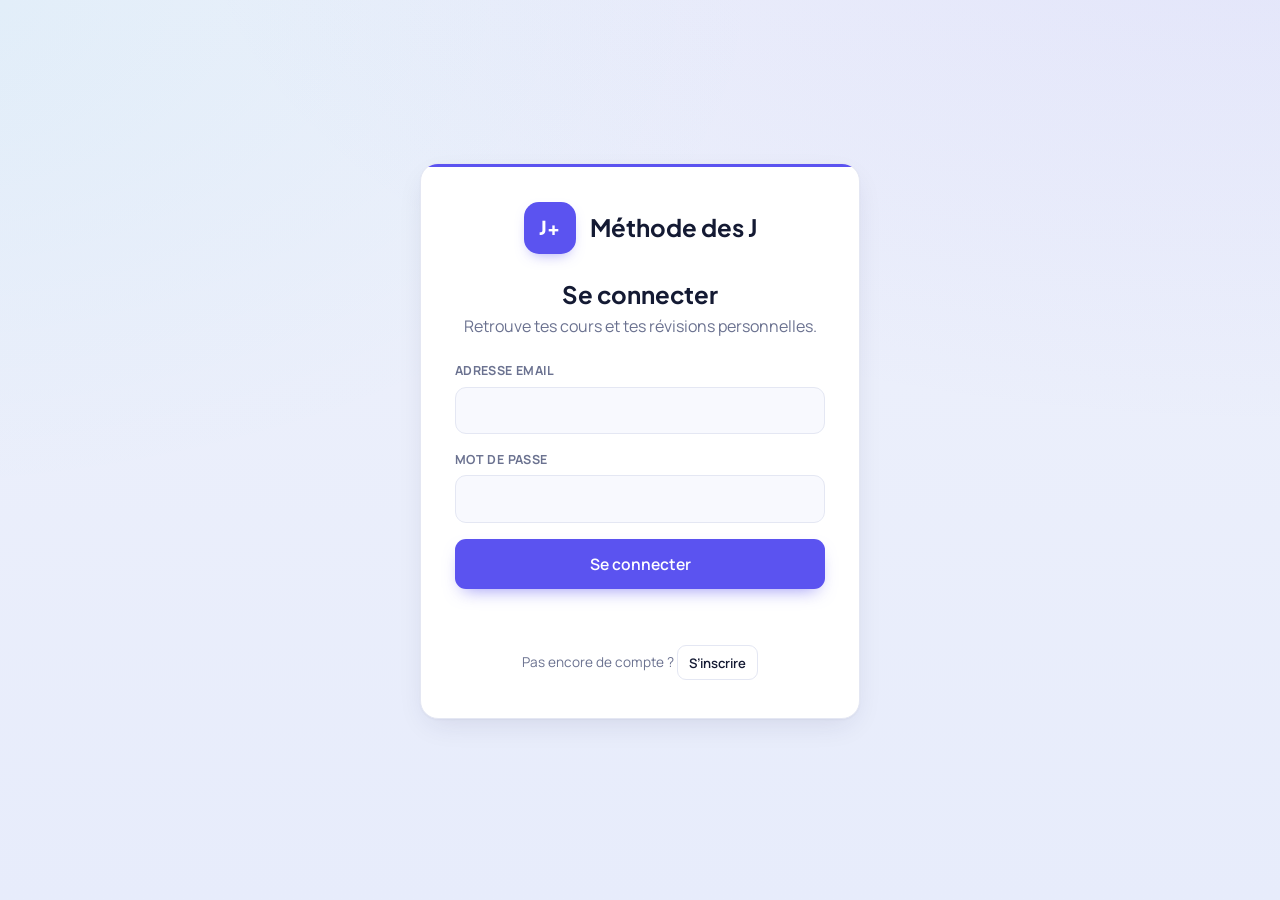
<file: index.html>
<!DOCTYPE html>
<html lang="fr">
<head>
<meta charset="utf-8">
<meta name="viewport" content="width=device-width, initial-scale=1">
<meta name="color-scheme" content="light dark">
<meta name="description" content="Révise tes cours avec la méthode des J : J1, J3, J7, J14, J30, dans un espace personnel sécurisé.">
<title>Méthode des J — Planificateur de révisions</title>
<link rel="manifest" href="manifest.json">
<meta name="theme-color" content="#4f46e5">
<meta name="apple-mobile-web-app-capable" content="yes">
<meta name="apple-mobile-web-app-status-bar-style" content="default">
<meta name="apple-mobile-web-app-title" content="Méthode des J">
<link rel="apple-touch-icon" href="icon-192.png">
<link rel="icon" href="icon-192.png">
<style>
  /* ============ Fonts ============ */
  @import url('https://fonts.googleapis.com/css2?family=Plus+Jakarta+Sans:wght@400;500;600;700;800&family=Manrope:wght@400;500;600;700&display=swap');

  /* ============ Design tokens ============ */
  :root{
    --bg:#eef1f9;
    --bg-grad-a:#eef1fb;
    --bg-grad-b:#e7ecfb;
    --card:#ffffff;
    --card-soft:#f8f9fe;
    --ink:#141a33;
    --muted:#6b7290;
    --line:#e4e7f3;
    --brand:#5b53f0;
    --brand2:#06b6d4;
    --brand-ink:#ffffff;
    --brand-soft:#eeecff;
    --ok:#059669;
    --ok-bg:#d9f7ea;
    --warn:#b45309;
    --warn-bg:#fef1d6;
    --danger:#e11d48;
    --danger-bg:#ffe4e9;
    --radius:18px;
    --radius-sm:12px;
    --shadow:0 1px 2px rgba(30,32,80,.04), 0 10px 30px -8px rgba(30,32,80,.12);
    --shadow-lg:0 20px 45px -15px rgba(40,35,120,.28);
    --font-display:"Plus Jakarta Sans",system-ui,-apple-system,"Segoe UI",Roboto,Arial,sans-serif;
    --font-body:"Manrope",system-ui,-apple-system,"Segoe UI",Roboto,Arial,sans-serif;
  }

  [data-theme="dark"] {
    --bg:#0a0e1c; --bg-grad-a:#0a0e1c; --bg-grad-b:#121835; --card:#141a33; --card-soft:#181f3f;
    --ink:#eef0fb; --muted:#98a0c4; --line:#262e52;
    --brand:#8b85ff; --brand2:#22d3ee; --brand-ink:#0a0e1c; --brand-soft:#1c2350;
    --ok:#34d399; --ok-bg:#0d3a2c;
    --warn:#fbbf24; --warn-bg:#3a2a06;
    --danger:#fb7185; --danger-bg:#3d0f1e;
    --shadow:0 1px 2px rgba(0,0,0,.35), 0 14px 34px -10px rgba(0,0,0,.55);
    --shadow-lg:0 24px 55px -18px rgba(0,0,0,.65);
  }

  @media (prefers-color-scheme: dark){
    :root:not([data-theme="light"]):not([data-theme="examnight"]){
      --bg:#0a0e1c; --bg-grad-a:#0a0e1c; --bg-grad-b:#121835; --card:#141a33; --card-soft:#181f3f;
      --ink:#eef0fb; --muted:#98a0c4; --line:#262e52;
      --brand:#8b85ff; --brand2:#22d3ee; --brand-ink:#0a0e1c; --brand-soft:#1c2350;
      --ok:#34d399; --ok-bg:#0d3a2c;
      --warn:#fbbf24; --warn-bg:#3a2a06;
      --danger:#fb7185; --danger-bg:#3d0f1e;
      --shadow:0 1px 2px rgba(0,0,0,.35), 0 14px 34px -10px rgba(0,0,0,.55);
      --shadow-lg:0 24px 55px -18px rgba(0,0,0,.65);
    }
  }

  /* Thème "Nuit d'examen" — très sombre, presque sans bleu, tons chauds ambrés pour ménager les yeux tard le soir */
  [data-theme="examnight"] {
    --bg:#140f0a; --bg-grad-a:#140f0a; --bg-grad-b:#1d150d; --card:#201810; --card-soft:#281e13;
    --ink:#f4e6d2; --muted:#b39a7c; --line:#3a2c1c;
    --brand:#e8925a; --brand2:#e0b23a; --brand-ink:#1a0f05; --brand-soft:#3a2513;
    --ok:#9ac95a; --ok-bg:#243a12;
    --warn:#ffb54d; --warn-bg:#3d2705;
    --danger:#f0685f; --danger-bg:#3d1712;
    --shadow:0 1px 2px rgba(0,0,0,.4), 0 14px 34px -10px rgba(0,0,0,.6);
    --shadow-lg:0 24px 55px -18px rgba(0,0,0,.7);
  }

  /* ============ Base ============ */
  *{box-sizing:border-box}
  html,body{margin:0;padding:0}
  ::selection{background:var(--brand);color:var(--brand-ink)}
  body{
    background:
      radial-gradient(1100px 520px at 100% -10%, color-mix(in srgb, var(--brand) 8%, transparent), transparent),
      radial-gradient(900px 500px at -10% 0%, color-mix(in srgb, var(--brand2) 6%, transparent), transparent),
      linear-gradient(180deg, var(--bg-grad-a), var(--bg-grad-b));
    background-attachment:fixed;
    color:var(--ink);
    font:16px/1.55 var(--font-body);
    -webkit-text-size-adjust:100%;
    min-height:100vh;
    overflow-x: hidden;
    transition:background-color .35s ease, color .35s ease;
  }
  h1,h2,h3{margin:0;line-height:1.2;font-family:var(--font-display)}
  a{color:var(--brand)}
  .wrap{max-width:1100px;margin:0 auto;padding:20px}
  .card{
    background:var(--card);border:1px solid var(--line);border-radius:var(--radius);
    box-shadow:var(--shadow);padding:22px;margin-bottom:18px;
    transition:box-shadow .25s ease, transform .25s ease, border-color .25s ease, background-color .35s ease;
  }
  .card:hover{box-shadow:var(--shadow-lg);border-color:color-mix(in srgb, var(--brand) 20%, var(--line))}
  .muted{color:var(--muted)}
  .small{font-size:.85rem}
  .hide{display:none !important}

  /* ============ Header ============ */
  header.top{
    display:flex;flex-wrap:wrap;gap:12px;align-items:center;justify-content:space-between;
    padding:14px 16px;margin:0 0 18px;
    position:sticky;top:0;z-index:80;
    background:color-mix(in srgb, var(--bg) 72%, transparent);
    backdrop-filter:blur(14px) saturate(160%);
    -webkit-backdrop-filter:blur(14px) saturate(160%);
    border-radius:0 0 var(--radius) var(--radius);
    border-bottom:1px solid transparent;
    transition:box-shadow .25s ease, border-color .25s ease, background-color .35s ease;
  }
  header.top.is-scrolled{
    box-shadow:0 8px 24px -16px rgba(20,20,60,.35);
    border-bottom-color:var(--line);
  }
  .brand{display:flex;align-items:center;gap:14px}
  .logo{
    width:44px;height:44px;border-radius:13px;flex:none;position:relative;
    background:var(--brand);
    display:grid;place-items:center;color:#fff;font-weight:800;font-size:1.05rem;
    font-family:var(--font-display);
    box-shadow:0 6px 14px -6px color-mix(in srgb, var(--brand) 55%, transparent);
    transition:transform .2s ease;
  }
  .brand:hover .logo{transform:scale(1.04)}
  header.top h1{font-size:1.3rem;font-weight:800;letter-spacing:-.01em}
  header.top p{margin:2px 0 0;color:var(--muted);font-size:.88rem}

  /* ============ Buttons ============ */
  button{font:inherit;cursor:pointer}
  .btn{
    border:1px solid var(--line);background:var(--card);color:var(--ink);
    padding:.6rem 1rem;border-radius:11px;font-weight:600;font-size:.92rem;
    transition:.15s transform ease,.15s filter ease,.18s box-shadow ease,.15s background-color ease,.15s border-color ease;
  }
  .btn:hover{filter:brightness(.97);transform:translateY(-1px);box-shadow:0 6px 14px -8px rgba(20,20,50,.25)}
  .btn:active{transform:translateY(0px) scale(.98);box-shadow:none}
  .btn.primary{
    background:var(--brand);
    color:var(--brand-ink);border-color:transparent;
    box-shadow:0 8px 18px -8px color-mix(in srgb, var(--brand) 65%, transparent);
  }
  .btn.primary:hover{filter:brightness(1.08);box-shadow:0 10px 24px -8px color-mix(in srgb, var(--brand) 75%, transparent);transform:translateY(-1px)}
  .btn.ok{background:linear-gradient(135deg,var(--ok),color-mix(in srgb, var(--ok) 70%, var(--brand2)));color:#fff;border-color:transparent}
  .btn.ghost{background:transparent;box-shadow:none}
  .btn.ghost:hover{background:var(--card-soft)}
  .btn.small{padding:.4rem .7rem;font-size:.82rem;border-radius:9px}
  .btn.danger{color:var(--danger);border-color:color-mix(in srgb, var(--danger) 35%, var(--line))}
  .btn.danger:hover{background:var(--danger-bg)}

  /* ============ Side Menu (refonte) ============ */
  .side-menu-overlay{
    position:fixed;inset:0;background:rgba(10,12,30,.55);backdrop-filter:blur(3px);z-index:1040;
    opacity:0;transition:opacity .3s ease;
  }
  .side-menu-overlay.show{opacity:1}

  .side-menu{
    position:fixed;top:0;left:0;bottom:0;width:308px;max-width:86vw;
    background:linear-gradient(180deg, color-mix(in srgb, var(--brand) 8%, var(--card)), var(--card) 210px);
    border-right:1px solid var(--line);
    z-index:1050;transform:translateX(-100%);transition:transform .32s cubic-bezier(.4,0,.2,1);
    display:flex;flex-direction:column;box-shadow:var(--shadow-lg);
  }
  .side-menu.open{transform:translateX(0)}

  .side-menu-header{display:flex;justify-content:space-between;align-items:center;gap:10px;padding:18px 16px 12px}
  .side-menu-header .menu-brand{display:flex;align-items:center;gap:10px;font-family:var(--font-display);font-weight:800;font-size:1rem}
  .side-menu-header .logo{width:34px;height:34px;border-radius:11px;font-size:.85rem}

  .menu-user{
    display:flex;align-items:center;gap:11px;margin:0 16px 12px;padding:10px 12px;
    border:1px solid var(--line);border-radius:14px;background:var(--card-soft);
  }
  .menu-avatar{
    width:36px;height:36px;border-radius:50%;flex:none;display:grid;place-items:center;
    background:linear-gradient(135deg,var(--ok),color-mix(in srgb, var(--ok) 75%, black));color:#fff;
    font-weight:800;font-family:var(--font-display);
  }
  .menu-user-meta{min-width:0}
  .menu-user-role{font-size:.66rem;font-weight:800;letter-spacing:.08em;text-transform:uppercase;color:var(--muted)}

  .side-menu-content{padding:0 14px 10px;display:flex;flex-direction:column;gap:4px;overflow-y:auto;flex:1}
  .menu-section-label{
    font-size:.66rem;font-weight:800;letter-spacing:.1em;text-transform:uppercase;color:var(--muted);
    margin:14px 0 4px;padding-left:8px;
  }
  .side-menu-content .menu-section-label:first-child{margin-top:2px}

  .menu-btn{
    width:100%;text-align:left;display:flex;align-items:center;justify-content:flex-start;gap:11px;
    padding:10px 11px;border-radius:12px;border-color:transparent;background:transparent;
    font-weight:600;font-size:.93rem;box-shadow:none;
  }
  .menu-btn:hover{background:var(--card-soft);border-color:var(--line);transform:none;filter:none;box-shadow:none}
  .menu-btn:active{transform:scale(.99)}
  .menu-btn[disabled]{opacity:.6;cursor:default}
  .menu-btn.primary{
    background:var(--brand);
    color:var(--brand-ink);border-color:transparent;
  }
  .menu-btn.primary:hover{filter:brightness(1.05);border-color:transparent}
  /* Les libellés/icônes ne doivent jamais intercepter le clic (boutons gérés par délégation) */
  .menu-btn > span{pointer-events:none}
  .menu-icon{
    flex:none;width:30px;height:30px;border-radius:9px;display:grid;place-items:center;
    background:var(--brand-soft);font-size:.95rem;line-height:1;
  }
  .menu-btn.primary .menu-icon{background:rgba(255,255,255,.22)}
  .menu-label{flex:1;min-width:0;overflow:hidden;text-overflow:ellipsis;white-space:nowrap}
  .menu-pill{
    flex:none;font-size:.64rem;font-weight:800;padding:.15rem .5rem;border-radius:999px;
    background:var(--line);color:var(--muted);letter-spacing:.02em;
  }
  .menu-pill.warn{background:var(--warn-bg);color:var(--warn)}
  .side-menu-footer{padding:10px 14px 18px;border-top:1px solid var(--line)}
  .menu-divider{border:none;border-top:1px solid var(--line);margin:8px 0}

  /* ============ Mode vacances / pause ============ */
  .vacation-banner{
    display:flex;align-items:center;gap:14px;flex-wrap:wrap;
    border:1px solid transparent;border-radius:var(--radius);
    background:linear-gradient(135deg,var(--warn-bg),color-mix(in srgb,var(--warn-bg) 50%,var(--card)));
    color:var(--warn);padding:14px 16px;margin-bottom:18px;box-shadow:var(--shadow);
  }
  .vacation-banner .vac-emoji{font-size:1.6rem;line-height:1}
  .vacation-banner .vac-text{flex:1;min-width:180px}
  .vacation-banner .vac-title{font-family:var(--font-display);font-weight:800;font-size:1rem}
  .vacation-banner .vac-sub{font-size:.85rem;font-weight:600;opacity:.92}
  .vac-modal-card{max-width:440px;text-align:left}
  .vac-info{
    border:1px solid var(--line);background:var(--card-soft);border-radius:var(--radius-sm);
    padding:12px 14px;font-size:.85rem;color:var(--muted);line-height:1.55;
  }
  .vac-active-box{
    background:var(--warn-bg);color:var(--warn);border-radius:var(--radius-sm);
    padding:14px;font-weight:700;margin-bottom:14px;line-height:1.5;
  }

  /* ============ Form ============ */
  form{display:grid;gap:14px;grid-template-columns:repeat(auto-fit,minmax(180px,1fr));align-items:end}
  label{display:block;font-size:.78rem;font-weight:700;color:var(--muted);margin-bottom:6px;text-transform:uppercase;letter-spacing:.03em}
  input[type=text],input[type=email],input[type=password],input[type=date],input[type=url],input[type=number],textarea,select{
    width:100%;padding:.65rem .8rem;border:1.5px solid var(--line);border-radius:11px;
    background:var(--card-soft);color:var(--ink);font:inherit;
    transition:border-color .15s ease, background-color .15s ease;
  }
  input[type=text]:hover,input[type=email]:hover,input[type=password]:hover,input[type=date]:hover,input[type=url]:hover,textarea:hover,select:hover{border-color:color-mix(in srgb, var(--brand) 35%, var(--line))}
  input:focus,textarea:focus,select:focus,button:focus-visible{outline:2px solid var(--brand);outline-offset:2px;border-color:var(--brand)}
  .form-actions{grid-column:1/-1;display:flex;gap:10px;flex-wrap:wrap}

  /* ============ Stats ============ */
  .stats{display:grid;grid-template-columns:repeat(auto-fit,minmax(140px,1fr));gap:12px}
  .stat{
    padding:14px 16px;border:1px solid var(--line);border-radius:var(--radius-sm);background:var(--card-soft);
    position:relative;overflow:hidden;
    transition:transform .2s cubic-bezier(.4,0,.2,1), box-shadow .2s ease, border-color .2s ease;
  }
  .stat:hover{transform:translateY(-3px);box-shadow:0 10px 22px -14px rgba(20,20,60,.35);border-color:color-mix(in srgb, var(--brand) 25%, var(--line))}
  .stat b{display:block;font-size:1.65rem;font-family:var(--font-display);font-weight:800;color:var(--ink)}
  .stat b.warn{color:var(--danger)}
  .stat b.ok{color:var(--ok)}
  .stat span{font-size:.8rem;color:var(--muted);font-weight:600}
  .stat.stat-accent{background:var(--brand-soft);border-color:transparent}
  .stat.stat-accent b{color:var(--brand)}

  .progress-bar-wrap{margin-top:16px;background:var(--card-soft);border-radius:999px;height:11px;overflow:hidden;border:1px solid var(--line)}
  .progress-bar-fill{background:var(--brand);height:100%;width:0%;transition:width .5s cubic-bezier(.4,0,.2,1);border-radius:999px}

  .weekly-goal{margin-top:18px;padding-top:16px;border-top:1px solid var(--line)}
  .weekly-goal-head{display:flex;flex-wrap:wrap;gap:8px;align-items:center;justify-content:space-between;font-size:.92rem;font-weight:600}
  input.weekly-goal-input{width:64px;display:inline-block;padding:.25rem .4rem;text-align:center;font-weight:700}

  /* ============ Sections & lists ============ */
  .section-head{display:flex;flex-wrap:wrap;gap:10px;align-items:center;justify-content:space-between;margin-bottom:14px}
  .section-head h2{font-size:1.08rem;font-weight:800;letter-spacing:-.01em}

  .item{
    display:flex;flex-wrap:wrap;gap:10px;align-items:center;justify-content:space-between;
    padding:13px 14px 13px 12px;border:1px solid var(--line);border-left:3px solid transparent;
    border-radius:var(--radius-sm);margin-bottom:10px;background:var(--card-soft);
    transition:transform .2s ease, opacity .2s ease, background-color .3s ease, box-shadow .2s ease, border-color .2s ease;
  }
  .item:hover{box-shadow:0 6px 16px -10px rgba(20,20,60,.25);transform:translateX(2px)}
  .item.state-today{border-left-color:var(--brand)}
  .item.state-over{border-left-color:var(--danger)}
  .item.just-done{
    animation: pulseDone .4s ease;
    background-color: var(--ok-bg);
  }
  @keyframes pulseDone{
    0%{ transform: scale(1); }
    50%{ transform: scale(1.02); }
    100%{ transform: scale(1); }
  }

  .item.done{opacity:.7;border-left-color:var(--ok)}
  .item .title{font-weight:700}
  .item .sub{color:var(--muted);font-size:.85rem;display:flex;align-items:center;gap:6px;flex-wrap:wrap;margin-top:3px}
  .item .actions{display:flex;gap:8px;flex-wrap:wrap}

  .tag{
    display:inline-block;padding:3px 9px;border-radius:999px;font-size:.72rem;font-weight:800;
    background:var(--line);color:var(--ink);letter-spacing:.01em;
  }
  .tag.today{background:var(--brand);color:var(--brand-ink)}
  .tag.over{background:var(--danger-bg);color:var(--danger)}
  .tag.done{background:var(--ok-bg);color:var(--ok)}
  .tag.subject{
    --tag-hue:245;
    background:color-mix(in srgb, hsl(var(--tag-hue) 62% 52%) 16%, var(--card-soft));
    border:1px solid color-mix(in srgb, hsl(var(--tag-hue) 62% 52%) 22%, transparent);
    color:hsl(var(--tag-hue) 48% 36%);font-weight:700;
  }
  [data-theme="dark"] .tag.subject, [data-theme="examnight"] .tag.subject{ color:hsl(var(--tag-hue) 65% 74%); }
  @media (prefers-color-scheme: dark){
    :root:not([data-theme="light"]):not([data-theme="examnight"]) .tag.subject{ color:hsl(var(--tag-hue) 65% 74%); }
  }
  .tag.diff-easy{background:var(--ok-bg);color:var(--ok)}
  .tag.diff-hard{background:var(--danger-bg);color:var(--danger)}

  .resource-link{
    display:inline-flex;align-items:center;gap:4px;font-size:.8rem;color:var(--brand);font-weight:600;
    text-decoration:none;background:var(--brand-soft);padding:3px 8px;border-radius:8px;border:1px solid transparent;
  }
  .resource-link:hover{filter:brightness(.96)}

  .empty{
    border:1.5px dashed var(--line);border-radius:var(--radius-sm);padding:26px 18px;text-align:center;color:var(--muted);
    background:var(--card-soft);font-weight:600;
  }
  .empty-icon{
    display:block;width:38px;height:38px;margin:0 auto 10px;border-radius:50%;
    background:var(--card);color:var(--muted);display:grid;place-items:center;box-shadow:var(--shadow);
  }
  .empty-icon svg{width:19px;height:19px}

  /* ============ Course rows & Notes ============ */
  .course{border:1px solid var(--line);border-radius:var(--radius-sm);padding:14px;margin-bottom:14px;background:var(--card-soft);transition:box-shadow .2s ease}
  .course:hover{box-shadow:0 8px 20px -12px rgba(20,20,60,.25)}
  .course:last-child{margin-bottom:0}
  .course-head{display:flex;flex-wrap:wrap;gap:10px;align-items:center;justify-content:space-between}
  .schedule{display:flex;flex-wrap:wrap;gap:8px;margin-top:12px}
  .slot{
    display:flex;flex-direction:column;gap:2px;min-width:104px;
    border:1px solid var(--line);border-radius:11px;padding:8px 10px;background:var(--card);
    transition:transform .15s ease, box-shadow .15s ease;
  }
  .slot:hover{transform:translateY(-2px);box-shadow:0 6px 14px -8px rgba(20,20,60,.25)}
  .slot b{font-size:.72rem;letter-spacing:.03em;text-transform:uppercase;color:var(--muted)}
  .slot span{font-size:.82rem;color:var(--ink);font-weight:600}
  .slot.done{background:var(--ok-bg);border-color:transparent}
  .slot.done b,.slot.done span{color:var(--ok)}
  .slot.today{background:var(--brand);border-color:transparent}
  .slot.today b,.slot.today span{color:var(--brand-ink)}
  .slot.over{background:var(--danger-bg);border-color:transparent}
  .slot.over b,.slot.over span{color:var(--danger)}
  .slot button{margin-top:4px}

  .course-notes-box {
    margin-top: 12px;
  }
  .course-notes-box textarea {
    resize: vertical;
    min-height: 54px;
    font-size: 0.85rem;
  }

  /* ============ Heatmap d'activité ============ */
  .heatmap{
    display:grid;
    grid-template-rows:repeat(7,1fr);
    grid-auto-flow:column;
    grid-auto-columns:16px;
    gap:4px;
    overflow-x:auto;
    padding-bottom:6px;
  }
  .heatmap-cell{
    width:16px;height:16px;border-radius:5px;
    background:var(--card-soft);border:1px solid var(--line);
    transition:transform .12s ease;
    display:inline-block;
  }
  .heatmap-cell:hover{transform:scale(1.25)}
  .heatmap-cell.lvl-0{background:var(--card-soft)}
  .heatmap-cell.lvl-1{background:color-mix(in srgb, var(--ok) 25%, var(--card-soft));border-color:transparent}
  .heatmap-cell.lvl-2{background:color-mix(in srgb, var(--ok) 50%, var(--card-soft));border-color:transparent}
  .heatmap-cell.lvl-3{background:color-mix(in srgb, var(--ok) 75%, var(--card-soft));border-color:transparent}
  .heatmap-cell.lvl-4{background:var(--ok);border-color:transparent}
  .heatmap-legend{display:flex;align-items:center;gap:4px;margin-top:4px}
  .heatmap-legend .heatmap-cell{width:12px;height:12px}

  /* Variante de couleur pour la heatmap du temps Pomodoro (même grille, teinte "brand") */
  .heatmap-cell.pomo-lvl-0{background:var(--card-soft)}
  .heatmap-cell.pomo-lvl-1{background:color-mix(in srgb, var(--brand) 25%, var(--card-soft));border-color:transparent}
  .heatmap-cell.pomo-lvl-2{background:color-mix(in srgb, var(--brand) 50%, var(--card-soft));border-color:transparent}
  .heatmap-cell.pomo-lvl-3{background:color-mix(in srgb, var(--brand) 75%, var(--card-soft));border-color:transparent}
  .heatmap-cell.pomo-lvl-4{background:var(--brand);border-color:transparent}

  /* ============ Accordéon (menu déroulant) — case Activité ============ */
  .accordion{padding:0;overflow:hidden}
  .accordion > .accordion-summary{
    cursor:pointer;list-style:none;padding:22px;margin:0;
    display:flex;align-items:center;gap:10px;flex-wrap:wrap;
    transition:background-color .2s ease;
  }
  .accordion > .accordion-summary h2{flex:1;min-width:120px}
  .accordion > .accordion-summary::-webkit-details-marker{display:none}
  .accordion > .accordion-summary::marker{content:""}
  .accordion > .accordion-summary:hover{background:var(--card-soft)}
  .accordion[open] > .accordion-summary{background:color-mix(in srgb, var(--brand) 5%, transparent);border-bottom:1px solid var(--line)}
  .accordion-chevron{
    flex:none;color:var(--muted);font-size:1.1rem;line-height:1;
    display:grid;place-items:center;width:26px;height:26px;border-radius:8px;background:var(--card-soft);
    transition:transform .25s cubic-bezier(.4,0,.2,1), background-color .2s ease, color .2s ease;
  }
  .accordion[open] .accordion-chevron{transform:rotate(180deg);color:var(--brand);background:var(--brand-soft)}
  .accordion-body{padding:4px 22px 22px;animation:accordionReveal .25s ease}
  @keyframes accordionReveal{ from{opacity:0; transform:translateY(-4px)} to{opacity:1; transform:translateY(0)} }
  .activity-block + .activity-block{margin-top:20px;padding-top:18px;border-top:1px solid var(--line)}
  .activity-block h3{font-size:.95rem;font-weight:800;letter-spacing:-.01em}

  /* ============ Calendrier en temps réel & Événements ============ */
  .calendar-grid {
    display: grid;
    grid-template-columns: repeat(7, minmax(0, 1fr));
    gap: 8px;
  }
  .cal-day-cell {
    border: 1px solid var(--line);
    border-radius: var(--radius-sm);
    padding: 8px;
    background: var(--card-soft);
    min-height: 88px;
    text-align: left;
    transition:border-color .15s ease;
  }
  .cal-day-cell.is-today {
    border-color: var(--brand);
    box-shadow: 0 0 0 2px color-mix(in srgb, var(--brand) 35%, transparent);
    background:var(--brand-soft);
  }
  .cal-badge {
    font-size: 10px;
    font-weight:600;
    background: var(--card);
    border: 1px solid var(--line);
    padding: 2px 5px;
    border-radius: 6px;
    margin-top: 3px;
    display: block;
    overflow: hidden;
    text-overflow: ellipsis;
    white-space: nowrap;
  }
  .cal-badge.special {
    background: var(--warn-bg);
    color: var(--warn);
    border-color: transparent;
    font-weight: 800;
  }

  /* Modal style */
  .modal-overlay {
    position: fixed; inset: 0; background: rgba(10,12,30,0.6); backdrop-filter: blur(4px);
    display: grid; place-items: center; z-index: 1000; padding: 16px;
    animation: fadeIn .2s ease;
  }
  @keyframes fadeIn{ from{opacity:0} to{opacity:1} }
  .modal-card {
    background: var(--card); border: 1px solid var(--line);
    border-radius: var(--radius); padding: 22px; width: 100%; max-width: 420px;
    max-height: min(88vh, 820px); overflow-y: auto;
    box-shadow: var(--shadow-lg);
    animation: modalPop .28s cubic-bezier(.16,1,.3,1);
  }
  @keyframes modalPop{ from{opacity:0; transform:translateY(14px) scale(.96)} to{opacity:1; transform:translateY(0) scale(1)} }

  @media (max-width:560px){
    .modal-overlay{align-items:flex-end;padding:0}
    .modal-card{max-width:100%;border-radius:20px 20px 0 0;animation:modalSlideUp .3s cubic-bezier(.16,1,.3,1);max-height:92vh;overflow-y:auto}
    @keyframes modalSlideUp{ from{opacity:0; transform:translateY(28px)} to{opacity:1; transform:translateY(0)} }
  }

  .filters{display:flex;flex-wrap:wrap;gap:8px;align-items:center}
  input.search-input{flex:1 1 200px;width:auto;min-width:160px;max-width:320px;padding:.5rem .8rem;margin:0}

  .page-tabs{
    display:inline-flex;gap:2px;padding:4px;margin-bottom:18px;
    background:var(--card);border:1px solid var(--line);border-radius:13px;box-shadow:var(--shadow);
  }
  .page-tab{
    border:none;background:transparent;color:var(--muted);font-weight:700;font-size:.9rem;
    padding:.55rem 1.1rem;border-radius:9px;transition:background-color .18s ease,color .18s ease;
  }
  .page-tab:hover{color:var(--ink)}
  .page-tab[aria-pressed="true"]{background:var(--brand);color:var(--brand-ink)}

  .confirm-modal-card{max-width:380px;text-align:left}
  .chip{
    border:1px solid var(--line);background:var(--card);color:var(--muted);
    padding:.35rem .8rem;border-radius:999px;font-size:.8rem;font-weight:700;
    transition:.15s all ease;
  }
  .chip:hover{border-color:color-mix(in srgb, var(--brand) 40%, var(--line))}
  .chip[aria-pressed="true"]{background:var(--brand);color:var(--brand-ink);border-color:transparent}

  .toolbar{display:flex;flex-wrap:wrap;gap:10px;align-items:center}
  .notif-status{font-size:.85rem;color:var(--muted)}
  footer{color:var(--muted);font-size:.85rem;padding:14px 0 32px;text-align:center}

  .auth-screen{
    min-height:100vh;display:grid;place-items:center;padding:24px;
    animation:fadeInUp .5s cubic-bezier(.16,1,.3,1);
  }
  .auth-card{width:min(440px,100%);padding:38px 34px;position:relative;overflow:hidden}
  .auth-card::before{
    content:"";position:absolute;inset:0 0 auto 0;height:3px;
    background:var(--brand);
  }
  .auth-card .brand{justify-content:center;margin-bottom:26px}
  .auth-card .logo{width:52px;height:52px;font-size:1.2rem;border-radius:15px}
  .auth-card form{display:grid;grid-template-columns:1fr;gap:16px}
  .auth-card h2{text-align:center;margin-bottom:6px;font-size:1.5rem;letter-spacing:-.01em}
  .auth-card .auth-intro{text-align:center;margin:0 0 22px}
  .auth-card .btn.primary{padding:.75rem 1rem;font-size:.98rem}
  .auth-switch{text-align:center;margin:20px 0 0}
  .auth-message{min-height:24px;text-align:center;margin:12px 0 0;color:var(--danger);font-weight:600}
  .user-email{max-width:190px;overflow:hidden;text-overflow:ellipsis;white-space:nowrap}

  /* ============ Pomodoro ============ */
  .pomo-card{max-width:340px;text-align:center;position:relative;overflow:hidden;transition:box-shadow .4s ease}
  .pomo-mode{font-weight:800;font-size:.85rem;letter-spacing:.06em;text-transform:uppercase;color:var(--muted);margin-bottom:8px;position:relative;z-index:2}
  .pomo-ring-wrap{position:relative;width:220px;height:220px;margin:4px auto 6px;display:grid;place-items:center}
  .pomo-ring-wrap svg{position:absolute;inset:0;width:100%;height:100%;transform:rotate(-90deg)}
  .pomo-ring-bg{fill:none;stroke:var(--line);stroke-width:8}
  .pomo-ring-progress{
    fill:none;stroke-width:8;stroke-linecap:round;
    stroke:var(--brand);
    transition:stroke-dashoffset .35s linear, stroke .3s ease;
    filter:drop-shadow(0 0 6px color-mix(in srgb, var(--brand) 55%, transparent));
  }
  .pomo-time{font-size:3.6rem;font-weight:800;font-variant-numeric:tabular-nums;margin:6px 0 4px;transition:color .3s ease;font-family:var(--font-display);position:relative;z-index:2}
  .pomo-time.work{color:var(--brand)}
  .pomo-time.short-break{color:var(--ok)}
  .pomo-time.long-break{color:var(--warn)}
  .pomo-ring-wrap.short-break .pomo-ring-progress{stroke:var(--ok);filter:drop-shadow(0 0 6px color-mix(in srgb, var(--ok) 55%, transparent))}
  .pomo-ring-wrap.long-break .pomo-ring-progress{stroke:var(--warn);filter:drop-shadow(0 0 6px color-mix(in srgb, var(--warn) 55%, transparent))}
  .pomo-cycles{color:var(--muted);font-size:.85rem;margin-bottom:18px;font-weight:600;position:relative;z-index:2}

  /* Légère pulsation du cadran quand le minuteur tourne */
  .pomo-card.pomo-running .pomo-ring-wrap{animation:pomoPulse 2s ease-in-out infinite}
  @keyframes pomoPulse{
    0%,100%{ transform:scale(1); }
    50%{ transform:scale(1.02); }
  }
  .pomo-controls{display:flex;gap:8px;justify-content:center;margin-bottom:20px;flex-wrap:wrap}
  .pomo-settings{display:grid;grid-template-columns:1fr 1fr;gap:12px;text-align:left;border-top:1px solid var(--line);padding-top:16px}
  .pomo-settings label{font-size:.72rem;color:var(--muted);display:block;margin-bottom:4px}
  .pomo-settings input{width:100%}
  .pomo-title-field{margin-bottom:14px}
  .pomo-title-field input{width:100%;text-align:center;font-weight:600}
  .sr-only{position:absolute;width:1px;height:1px;padding:0;margin:-1px;overflow:hidden;clip:rect(0,0,0,0);white-space:nowrap;border:0}

  /* ============ Mini-widget Pomodoro flottant ============ */
  .pomo-mini{
    position:fixed; right:18px; bottom:18px; z-index:1010;
    display:flex; flex-direction:column; align-items:center; justify-content:center; gap:0;
    width:64px; height:64px; border-radius:50%; border:none; padding:0;
    background:var(--card); color:var(--ink);
    box-shadow:var(--shadow-lg); border:2px solid var(--brand);
    cursor:pointer; transition:transform .18s ease, box-shadow .18s ease;
  }
  .pomo-mini:hover{ transform:translateY(-2px) scale(1.04); }
  .pomo-mini:active{ transform:translateY(0) scale(.98); }
  .pomo-mini.short-break{ border-color:var(--ok); }
  .pomo-mini.long-break{ border-color:var(--warn); }
  .pomo-mini.pomo-mini-running{ animation:pomoMiniPulse 1.8s ease-in-out infinite; }
  @keyframes pomoMiniPulse{
    0%,100%{ box-shadow:var(--shadow-lg), 0 0 0 0 color-mix(in srgb, var(--brand) 35%, transparent); }
    50%{ box-shadow:var(--shadow-lg), 0 0 0 8px transparent; }
  }
  .pomo-mini-emoji{ font-size:1.05rem; line-height:1; }
  .pomo-mini-time{ font-size:.66rem; font-weight:800; font-variant-numeric:tabular-nums; font-family:var(--font-display); margin-top:1px; }
  @media (max-width:560px){
    .pomo-mini{ width:56px; height:56px; right:14px; bottom:14px; }
    .pomo-mini-emoji{ font-size:.95rem; }
    .pomo-mini-time{ font-size:.6rem; }
  }

  /* ============ Modale d'alerte Pomodoro (pause / fin) ============ */
  .pomo-alert-card{ max-width:380px; text-align:center; }
  .pomo-alert-emoji{ font-size:2.6rem; margin-bottom:6px; }
  .pomo-alert-card h2{ font-size:1.15rem; margin-bottom:6px; }
  .pomo-alert-card p{ margin:0; }

  /* ============ Historique Pomodoro ============ */
  .pomo-history-list{ display:flex; flex-direction:column; gap:8px; max-height:340px; overflow-y:auto; }
  .pomo-history-empty{ color:var(--muted); font-size:.9rem; text-align:center; padding:18px 0; }
  .pomo-history-item{
    display:flex; align-items:center; justify-content:space-between; gap:10px;
    padding:10px 12px; border:1px solid var(--line); border-radius:var(--radius-sm); background:var(--card-soft);
  }
  .pomo-history-item .pomo-history-type{ display:flex; align-items:center; gap:8px; font-weight:700; font-size:.88rem; }
  .pomo-history-item .pomo-history-when{ font-size:.78rem; color:var(--muted); }
  .pomo-history-badge{
    font-size:.72rem; font-weight:800; padding:.2rem .55rem; border-radius:999px;
    background:var(--brand-soft); color:var(--brand);
  }
  .pomo-history-badge.short-break, .pomo-history-badge.long-break{ background:var(--ok-bg); color:var(--ok); }
  .pomo-history-badge.long-break{ background:var(--warn-bg); color:var(--warn); }

  /* ============ Flashcards ============ */
  .flash-modal-card{max-width:480px;text-align:left}
  .flash-tabs{display:flex;gap:8px;margin-bottom:14px}
  .flash-tabs .chip{flex:1;text-align:center}
  .flash-empty{border:1.5px dashed var(--line);border-radius:var(--radius-sm);padding:22px 14px;text-align:center;color:var(--muted);font-weight:600;font-size:.9rem}
  .flash-import-row{display:flex;justify-content:flex-end;margin-bottom:8px}
  .flash-import-hint{font-size:.74rem;color:var(--muted);margin:0 0 14px;line-height:1.5}
  .flash-import-hint code{background:var(--card-soft);padding:.05rem .32rem;border-radius:4px;font-size:.72rem}

  .flash-progress{display:flex;justify-content:space-between;align-items:center;margin-bottom:10px;font-size:.8rem;color:var(--muted);font-weight:700}
  .flash-stage{perspective:1200px;height:200px;margin-bottom:14px;touch-action:pan-y}
  .flash-card{position:relative;width:100%;height:100%;cursor:pointer;transform-style:preserve-3d;transition:transform .45s cubic-bezier(.4,0,.2,1);touch-action:pan-y}
  .flash-card.flipped{transform:rotateY(180deg)}
  .flash-face{
    position:absolute;inset:0;backface-visibility:hidden;border-radius:var(--radius-sm);
    border:1px solid var(--line);background:var(--card-soft);
    display:flex;flex-direction:column;align-items:center;justify-content:center;
    padding:20px;text-align:center;gap:8px;overflow-y:auto;
  }
  .flash-face .flash-label{font-size:.7rem;font-weight:800;letter-spacing:.05em;text-transform:uppercase;color:var(--muted)}
  .flash-face .flash-text{font-size:1.05rem;font-weight:700;line-height:1.4;white-space:pre-wrap}
  .flash-face.back{transform:rotateY(180deg);background:var(--brand-soft)}
  .flash-face.back .flash-text{color:var(--brand);font-weight:600}
  .flash-hint{text-align:center;color:var(--muted);font-size:.78rem;margin:-6px 0 14px}
  .flash-review-controls{display:flex;gap:8px;justify-content:center;margin-bottom:4px;flex-wrap:wrap}
  .flash-mastery-badge{font-size:.72rem;font-weight:700;color:var(--muted)}
  .flash-grade-controls{display:flex;gap:8px;flex-wrap:wrap;justify-content:center;margin-bottom:14px}
  .flash-grade-btn{flex:1;min-width:90px;max-width:150px;font-weight:800}

  .flash-list{display:flex;flex-direction:column;gap:8px;max-height:280px;overflow-y:auto;margin-bottom:14px}
  .flash-list-item{border:1px solid var(--line);border-radius:var(--radius-sm);padding:10px 12px;background:var(--card-soft)}
  .flash-list-item .flash-q{font-weight:700;font-size:.88rem}
  .flash-list-item .flash-a{color:var(--muted);font-size:.82rem;margin-top:2px}
  .flash-list-item .flash-meta{color:var(--muted);font-size:.72rem;margin-top:6px;font-weight:600}
  .flash-list-item .actions{display:flex;gap:6px;margin-top:8px}
  .flash-form{display:grid;gap:10px;border-top:1px solid var(--line);padding-top:14px}

  .course-flash-btn{position:relative}

  /* ============ Sprint avant contrôle ============ */
  .sprint-modal-card{max-width:480px;text-align:left}
  .sprint-form-grid{display:grid;gap:14px}
  .sprint-summary{border:1px solid var(--line);border-radius:var(--radius-sm);background:var(--brand-soft);padding:14px;margin-bottom:16px}
  .sprint-summary-title{font-family:var(--font-display);font-weight:800;font-size:1.05rem;color:var(--brand)}
  .sprint-summary-meta{color:var(--muted);font-size:.82rem;margin-top:4px;font-weight:600}
  .sprint-plan{display:flex;flex-direction:column;gap:10px;max-height:420px;overflow-y:auto}
  .sprint-day{border:1px solid var(--line);border-radius:var(--radius-sm);padding:12px 14px;background:var(--card-soft)}
  .sprint-day-head{display:flex;justify-content:space-between;align-items:center;margin-bottom:4px}
  .sprint-day-date{font-size:.72rem;font-weight:800;text-transform:uppercase;letter-spacing:.03em;color:var(--muted)}
  .sprint-day-title{font-family:var(--font-display);font-weight:800;font-size:.95rem;margin-bottom:6px}
  .sprint-day-tasks{margin:0;padding-left:20px;color:var(--ink);font-size:.86rem;line-height:1.6}
  .sprint-day-tasks li{margin-bottom:2px}

  /* ============ Récap du jour ============ */
  .recap-modal-card{max-width:360px;text-align:center}
  .recap-body{text-align:left}
  .recap-date{text-align:center;color:var(--muted);font-weight:700;font-size:.86rem;margin:0 0 6px;text-transform:capitalize}
  .recap-stats{display:flex;flex-direction:column}
  .recap-stat{display:flex;align-items:center;gap:12px;font-size:.95rem;padding:12px 4px;border-bottom:1px solid var(--line)}
  .recap-stat:last-child{border-bottom:none}
  .recap-stat b{font-family:var(--font-display);font-size:1.15rem}
  .recap-icon{font-size:1.4rem;line-height:1;width:1.6em;text-align:center;flex-shrink:0}
  .recap-line{display:flex;align-items:center;gap:10px;font-size:1rem;padding:12px 4px;border-bottom:1px solid var(--line)}
  .recap-line:last-child{border-bottom:none}
  .recap-line b{font-family:var(--font-display);font-size:1.15rem}
  .recap-empty{color:var(--muted);text-align:center;padding:14px 4px;font-weight:600}
  .recap-msg{text-align:center;color:var(--brand);font-weight:700;font-size:.9rem;margin:14px 0 2px}

  /* ============ Mon jardin (récompenses Pomodoro — plante SVG qui grandit) ============ */
  .garden-modal-card{max-width:420px;text-align:left;padding:20px}
  .garden-tabs{display:flex;gap:6px;margin-bottom:14px}
  .garden-tab{
    flex:1;border:none;background:var(--card-soft);color:var(--muted);font-weight:700;font-size:.85rem;
    padding:.55rem;border-radius:999px;transition:background-color .18s ease,color .18s ease;
  }
  .garden-tab[aria-pressed="true"]{background:var(--brand);color:var(--brand-ink)}

  .garden-scene{
    position:relative;border-radius:28px;overflow:hidden;height:300px;
    background:linear-gradient(180deg,#bfe3ff 0%,#e3f4ff 55%,#eafbe9 100%);
    box-shadow:inset 0 0 0 1px rgba(255,255,255,.4);
  }
  [data-theme="dark"] .garden-scene, [data-theme="examnight"] .garden-scene{
    background:linear-gradient(180deg,#0c1730 0%,#152244 55%,#122a1e 100%);
  }
  .garden-scene-cloud{position:absolute;opacity:.8;animation:gardenCloudDrift 40s linear infinite}
  [data-theme="dark"] .garden-scene-cloud, [data-theme="examnight"] .garden-scene-cloud{opacity:.18}
  @keyframes gardenCloudDrift{ from{ transform:translateX(-10px);} to{ transform:translateX(14px);} }

  .garden-plant-stage{
    position:absolute;inset:0;display:flex;align-items:flex-end;justify-content:center;padding-bottom:14px;
    opacity:0;transform:scale(.92) translateY(6px);
    transition:opacity .55s cubic-bezier(.22,1,.36,1), transform .55s cubic-bezier(.22,1,.36,1);
    pointer-events:none;
  }
  .garden-plant-stage.visible{opacity:1;transform:scale(1) translateY(0)}
  .garden-plant-stage.grown-pulse{animation:gardenGrowPulse .5s cubic-bezier(.22,1,.36,1)}
  @keyframes gardenGrowPulse{ 0%{transform:scale(1)} 45%{transform:scale(1.07)} 100%{transform:scale(1)} }
  .garden-plant-stage svg{width:100%;height:100%;max-width:260px}

  .garden-species-name{
    position:absolute;top:14px;left:0;right:0;text-align:center;font-family:var(--font-display);
    font-weight:800;color:var(--ink);text-shadow:0 1px 0 rgba(255,255,255,.5);font-size:.95rem;
  }
  [data-theme="dark"] .garden-species-name, [data-theme="examnight"] .garden-species-name{text-shadow:none}

  .garden-progress-wrap{margin-top:16px}
  .garden-progress-value{text-align:center;font-family:var(--font-display);font-weight:800;font-size:2.2rem;color:var(--ink);line-height:1.1}
  .garden-progress-sub{text-align:center;color:var(--muted);font-size:.85rem;font-weight:600;margin-top:2px}
  .garden-progress-bar-wrap{margin-top:10px;background:var(--card-soft);border-radius:999px;height:14px;overflow:hidden;border:1px solid var(--line)}
  .garden-progress-bar-fill{
    height:100%;border-radius:999px;width:0%;background:linear-gradient(90deg,#6fbf73,#3f9142);
    transition:width .6s cubic-bezier(.22,1,.36,1);
  }

  .garden-collection-grid{display:grid;grid-template-columns:repeat(5,1fr);gap:8px;margin-top:4px}
  .garden-collection-item{
    aspect-ratio:1;border-radius:16px;background:var(--card-soft);border:1px solid var(--line);
    display:grid;place-items:center;position:relative;overflow:hidden;
  }
  .garden-collection-item svg{width:74%;height:74%}
  .garden-collection-item.locked{opacity:.4}
  .garden-collection-item .count-badge{
    position:absolute;bottom:3px;right:5px;font-size:.68rem;font-weight:800;color:var(--muted);
    background:color-mix(in srgb, var(--card) 85%, transparent);border-radius:999px;padding:0 5px;
  }
  .garden-collection-empty{color:var(--muted);text-align:center;padding:18px 4px;font-weight:600;font-size:.9rem}
  .garden-collection-summary{text-align:center;color:var(--muted);font-size:.85rem;font-weight:600;margin:2px 0 12px}

  /* ============ QCM ============ */
  .qcm-prompt-box{border:1px solid var(--line);background:var(--card-soft);border-radius:var(--radius-sm);padding:12px 14px}
  .qcm-modal-card{max-width:520px;text-align:left}
  .qcm-progress{font-weight:700;margin-bottom:6px}
  .qcm-question{font-family:var(--font-display);font-weight:800;font-size:1.1rem;margin:0 0 16px}
  .qcm-options{display:flex;flex-direction:column;gap:8px}
  .qcm-option{
    width:100%;text-align:left;padding:.7rem .9rem;border:1.5px solid var(--line);border-radius:11px;
    background:var(--card-soft);color:var(--ink);font:inherit;cursor:pointer;
    transition:border-color .15s ease,background-color .15s ease;
  }
  .qcm-option:hover:not(:disabled){border-color:var(--brand)}
  .qcm-option.selected{border-color:var(--brand);background:var(--brand-soft)}
  .qcm-option.correct{border-color:var(--ok);background:var(--ok-bg);color:var(--ok);font-weight:700}
  .qcm-option.incorrect{border-color:var(--danger);background:var(--danger-bg);color:var(--danger);font-weight:700}
  .qcm-option:disabled{cursor:default}
  .qcm-explanation{margin:14px 0 0;padding:10px 12px;border-radius:var(--radius-sm);background:var(--brand-soft);color:var(--ink);font-size:.9rem}
  .qcm-results-score{font-family:var(--font-display);font-weight:800;font-size:2.2rem;margin:4px 0}
  .qcm-results-pct{color:var(--brand);font-weight:700;margin:0 0 10px}

  /* ============ Modale Explication ============ */
  .info-modal-card{max-width:640px;max-height:82vh;overflow-y:auto;text-align:left}
  .info-modal-card h3{margin:20px 0 6px;font-size:1.02rem;font-weight:800}
  .info-modal-card h3:first-of-type{margin-top:6px}
  .info-modal-card p, .info-modal-card li{color:var(--ink);font-size:.94rem;line-height:1.6}
  .info-modal-card ul, .info-modal-card ol{margin:4px 0;padding-left:20px}
  .info-modal-card ol li{margin-bottom:6px}
  .info-modal-card .info-source{margin-top:18px;padding-top:14px;border-top:1px solid var(--line);font-size:.82rem;color:var(--muted)}

  /* ============ Toast & Confettis ============ */
  #toasts{position:fixed;left:0;right:0;bottom:20px;display:grid;gap:8px;justify-items:center;pointer-events:none;padding:0 12px;z-index:999}
  .toast{
    background:color-mix(in srgb, var(--ink) 92%, transparent);color:var(--bg);padding:.7rem 1.1rem;border-radius:12px;font-size:.9rem;font-weight:600;
    box-shadow:var(--shadow-lg);max-width:90vw;animation: fadeInUp .3s cubic-bezier(.4,0,.2,1);
    backdrop-filter:blur(6px);border-left:3px solid var(--brand2);
  }
  @keyframes fadeInUp{
    from{ opacity:0; transform:translateY(14px) scale(.96); }
    to{ opacity:1; transform:translateY(0) scale(1); }
  }

  ::-webkit-scrollbar{width:10px;height:10px}
  ::-webkit-scrollbar-track{background:transparent}
  ::-webkit-scrollbar-thumb:hover{background:color-mix(in srgb, var(--brand) 40%, var(--line))}
  ::-webkit-scrollbar-thumb{background:var(--line);border-radius:999px}

  @media (max-width:560px){
    .wrap{padding:14px}
    .card:not(.accordion){padding:16px}
    .accordion-summary{padding:16px}
    .accordion-body{padding:2px 16px 16px}
    .accordion-summary .small.muted{flex-basis:100%;order:3;margin-top:-2px}
    .item{align-items:flex-start}
    .item .actions{width:100%}
    .slot{flex:1 1 44%}
    .calendar-grid { grid-template-columns: repeat(1, minmax(0, 1fr)); }
    .pomo-time{font-size:3rem}
    .pomo-ring-wrap{width:180px;height:180px}
    .flash-stage{height:220px}
  }
</style>
</head>
<body>
<div id="bootErrorBanner" style="display:none;position:fixed;inset:0;z-index:9999;background:#1c0d14;color:#ffe4e9;font:600 15px/1.5 system-ui,sans-serif;padding:24px;text-align:center;">
  <div style="max-width:480px;margin:15vh auto 0;">
    L'application n'a pas pu se charger.<br><br>
    Le plus souvent, ça arrive quand la page est ouverte directement en double-cliquant sur le fichier (adresse commençant par <code>file://</code>) au lieu d'être ouverte via son adresse web (<code>http://</code> ou <code>https://</code>), ou quand la connexion internet est coupée : la page a besoin du réseau pour charger la partie « comptes et sauvegarde ».<br><br>
    Ouvre plutôt l'adresse en ligne du site (ou lance un petit serveur local si tu testes le fichier), puis recharge la page.
  </div>
</div>
<script>
  // Garde-fou : si le module principal (comptes/sauvegarde) n'a pas démarré après
  // quelques secondes, on affiche un message clair plutôt qu'une page muette.
  setTimeout(function(){
    if (!window.__appBooted) {
      var b = document.getElementById("bootErrorBanner");
      if (b) b.style.display = "block";
    }
  }, 6000);
</script>
<main id="authScreen" class="auth-screen">
  <section class="card auth-card" aria-labelledby="authTitle">
    <div class="brand"><div class="logo" aria-hidden="true">J+</div><h1>Méthode des J</h1></div>
    <h2 id="authTitle">Se connecter</h2>
    <p id="authIntro" class="auth-intro muted">Retrouve tes cours et tes révisions personnelles.</p>
    <form id="authForm">
      <div><label for="authEmail">Adresse email</label><input id="authEmail" type="email" autocomplete="email" required></div>
      <div><label for="authPassword">Mot de passe</label><input id="authPassword" type="password" autocomplete="current-password" minlength="6" required></div>
      <button id="authSubmit" type="submit" class="btn primary">Se connecter</button>
    </form>
    <p id="authMessage" class="auth-message small" role="status" aria-live="polite"></p>
    <p class="auth-switch small muted"><span id="authSwitchText">Pas encore de compte ?</span> <button id="authSwitch" class="btn ghost small" type="button">S’inscrire</button></p>
  </section>
</main>
<div id="appShell" class="wrap hide">

  <header class="top" id="headerTop">
    <div class="brand">
      <button id="menuToggle" class="btn ghost" aria-label="Ouvrir le menu" style="font-size: 1.3rem; padding: 0.2rem 0.6rem;">☰</button>
      <div class="logo" aria-hidden="true">J+</div>
      <div>
        <h1>Méthode des J</h1>
        <p id="todayLabel">—</p>
      </div>
    </div>
  </header>

  <!-- ============ MENU LATÉRAL ============ -->
  <div id="sideMenuOverlay" class="side-menu-overlay hide"></div>
  <nav id="sideMenu" class="side-menu" aria-label="Menu principal">
    <div class="side-menu-header">
      <div class="menu-brand"><div class="logo" aria-hidden="true">J+</div><span>Méthode des J</span></div>
      <button id="closeMenuBtn" class="btn ghost small" aria-label="Fermer le menu">✕</button>
    </div>

    <div class="menu-user">
      <div class="menu-avatar" id="userAvatar" aria-hidden="true">?</div>
      <div class="menu-user-meta">
        <div class="menu-user-role">Connecté</div>
        <span id="userEmail" class="small muted user-email"></span>
      </div>
    </div>

    <div class="side-menu-content">
      <div class="menu-section-label">Travailler</div>
      <button id="openPomoBtn" class="btn menu-btn"><span class="menu-icon" data-icon="pomodoro"></span><span class="menu-label">Pomodoro</span></button>
      <button id="openSprintBtn" class="btn menu-btn"><span class="menu-icon" data-icon="sprint"></span><span class="menu-label">Sprint avant contrôle</span></button>
      <button id="openDailyRecapBtn" class="btn menu-btn"><span class="menu-icon" data-icon="recap"></span><span class="menu-label">Récap du jour</span></button>
      <button id="openActivityBtn" class="btn menu-btn"><span class="menu-icon" data-icon="activity"></span><span class="menu-label">Activité</span></button>
      <button id="openGardenBtn" class="btn menu-btn"><span class="menu-icon" data-icon="sprout"></span><span class="menu-label">Mon jardin</span><span class="menu-pill" id="gardenCoinsPill">0%</span></button>

      <div class="menu-section-label">Planning</div>
      <button id="openEventModalBtn" class="btn menu-btn primary"><span class="menu-icon" data-icon="event"></span><span class="menu-label">Ajouter un événement</span></button>
      <button id="openVacationBtn" class="btn menu-btn"><span class="menu-icon" data-icon="pause"></span><span class="menu-label">Mode vacances / pause</span><span class="menu-pill" id="vacationPill">Off</span></button>
      <button id="notifBtn" class="btn menu-btn"><span class="menu-icon" data-icon="bell"></span><span class="menu-label">Activer les rappels</span></button>

      <div class="menu-section-label">Mon espace</div>
      <button id="themeBtn" class="btn menu-btn"><span class="menu-icon" data-icon="theme"></span><span class="menu-label">Thème auto</span></button>
      <button id="exportBtn" class="btn menu-btn" title="Télécharger mes données"><span class="menu-icon" data-icon="download"></span><span class="menu-label">Exporter mes données</span></button>
      <button id="importBtn" class="btn menu-btn" title="Charger un fichier exporté"><span class="menu-icon" data-icon="upload"></span><span class="menu-label">Importer un fichier</span></button>
      <button id="installBtn" class="btn menu-btn hide"><span class="menu-icon" data-icon="device"></span><span class="menu-label">Installer l'application</span></button>

      <div class="menu-section-label">Aide</div>
      <button id="openMethodInfoBtn" class="btn menu-btn"><span class="menu-icon" data-icon="info"></span><span class="menu-label">Explication Méthode J</span></button>
    </div>

    <div class="side-menu-footer">
      <button id="logoutBtn" class="btn menu-btn" style="color:var(--danger)"><span class="menu-icon" style="background:var(--danger-bg)" data-icon="power"></span><span class="menu-label">Déconnexion</span></button>
    </div>
  </nav>

  <!-- Bandeau « mode vacances » -->
  <div id="vacationBanner" class="vacation-banner hide">
    <div class="vac-text">
      <div class="vac-title">Mode vacances activé</div>
      <div class="vac-sub" id="vacationBannerSub">—</div>
    </div>
    <button id="vacationResumeBtn" class="btn small">▶ Reprendre maintenant</button>
  </div>

  <p id="iosHint" class="small muted hide" style="margin:-8px 0 16px">
    Sur iPhone/iPad : ouvre ce site dans <strong>Safari</strong>, appuie sur <strong>Partager</strong> puis
    <strong>« Sur l'écran d'accueil »</strong>. C'est nécessaire pour que les notifications fonctionnent sur iOS.
  </p>

  <!-- ============ Navigation entre les pages ============ -->
  <div class="page-tabs" id="pageTabs" role="tablist" aria-label="Pages">
    <button type="button" class="page-tab" data-page="methodj" aria-pressed="true">Méthode J</button>
    <button type="button" class="page-tab" data-page="cours" aria-pressed="false">Cours</button>
    <button type="button" class="page-tab" data-page="qcm" aria-pressed="false">QCM</button>
  </div>

  <div id="pageMethodJ">

  <!-- ============ Ajouter un cours ============ -->
  <details class="card accordion" id="addCourseAccordion">
    <summary class="accordion-summary" aria-labelledby="hForm">
      <h2 id="hForm">Ajouter un cours</h2>
      <span class="small muted">J1 · J3 · J7 · J14 · J30 générés automatiquement</span>
      <span class="accordion-chevron" aria-hidden="true">▾</span>
    </summary>
    <div class="accordion-body">
    <form id="courseForm" autocomplete="off">
      <div>
        <label for="courseName">Nom du cours</label>
        <input id="courseName" name="courseName" type="text" placeholder="Ex. Dérivées et limites" required maxlength="120">
      </div>
      <div>
        <label for="courseSubject">Matière</label>
        <input id="courseSubject" name="courseSubject" type="text" list="subjectsList" placeholder="Ex. Maths" maxlength="60">
        <datalist id="subjectsList"></datalist>
      </div>
      <div>
        <label for="courseLink">Lien ou ressource (Optionnel)</label>
        <input id="courseLink" name="courseLink" type="url" placeholder="https://notion.so/... ou PDF" maxlength="255">
      </div>
      <div>
        <label for="courseStart">Date de début (J0)</label>
        <input id="courseStart" name="courseStart" type="date" required>
      </div>
      <div>
        <label for="courseExclude">Exclure un jour de la semaine (optionnel)</label>
        <select id="courseExclude" name="courseExclude">
          <option value="">Aucun</option>
          <option value="1">Lundi</option>
          <option value="2">Mardi</option>
          <option value="3">Mercredi</option>
          <option value="4">Jeudi</option>
          <option value="5">Vendredi</option>
          <option value="6">Samedi</option>
          <option value="0">Dimanche</option>
        </select>
        <span class="small muted">Une révision prévue ce jour-là sera décalée au lendemain.</span>
      </div>
      <div>
        <label for="courseDuration">Durée estimée par révision (minutes)</label>
        <input id="courseDuration" name="courseDuration" type="number" min="1" max="600" step="1" placeholder="15">
      </div>
      <div>
        <label for="courseDifficulty">Difficulté ressentie</label>
        <select id="courseDifficulty" name="courseDifficulty">
          <option value="easy">Facile</option>
          <option value="normal" selected>Normal</option>
          <option value="hard">Difficile</option>
        </select>
      </div>
      <div class="form-actions">
        <button type="submit" class="btn primary">Ajouter le cours</button>
        <button type="reset" class="btn ghost">Effacer</button>
      </div>
    </form>
    </div>
  </details>

  <!-- ============ Stats & Progression ============ -->
  <details class="card accordion" id="statsAccordion" open>
    <summary class="accordion-summary" aria-label="Statistiques">
      <h2>Vue d'ensemble</h2>
      <span class="small muted">Mise à jour en continu</span>
      <span class="accordion-chevron" aria-hidden="true">▾</span>
    </summary>
    <div class="accordion-body">
    <div class="stats">
      <div class="stat"><b id="statDue">0</b><span>À réviser aujourd'hui</span></div>
      <div class="stat"><b id="statOver">0</b><span>En retard</span></div>
      <div class="stat"><b id="statDone">0</b><span>Révisions validées</span></div>
      <div class="stat"><b id="statRate">0%</b><span>Complétion globale</span></div>
      <div class="stat"><b id="statWeek">0%</b><span>Succès (7 derniers jours)</span></div>
      <div class="stat stat-accent"><b id="statStreak">0</b><span>Jours de suite</span></div>
      <div class="stat stat-accent"><b id="statTimeSpent">0 min</b><span>⏱ Temps total révisé</span></div>
    </div>
    <div class="progress-bar-wrap">
      <div id="progressBar" class="progress-bar-fill"></div>
    </div>

    <div class="weekly-goal" id="weeklyGoalBox">
      <div class="weekly-goal-head">
        <span>Objectif hebdo : <b id="weeklyGoalValue">0 min</b> sur <input id="weeklyGoalInput" type="number" min="10" max="4000" step="5" class="weekly-goal-input" aria-label="Objectif hebdomadaire en minutes"> min</span>
        <span class="small muted" id="weeklyGoalPct">0%</span>
      </div>
      <div class="progress-bar-wrap" style="margin-top:8px">
        <div id="weeklyGoalBar" class="progress-bar-fill"></div>
      </div>
    </div>
    </div>
  </details>

  <!-- ============ Aujourd'hui ============ -->
  <details class="card accordion" id="todayAccordion" open>
    <summary class="accordion-summary" aria-labelledby="hToday">
      <h2 id="hToday">À réviser aujourd'hui</h2>
      <span id="todayDate" class="small muted"></span>
      <span class="accordion-chevron" aria-hidden="true">▾</span>
    </summary>
    <div class="accordion-body">
    <div id="todayList"></div>
    </div>
  </details>

  <!-- ============ Calendrier en temps réel ============ -->
  <details class="card accordion" id="calendarAccordion">
    <summary class="accordion-summary" aria-labelledby="hCalendar">
      <h2 id="hCalendar">Calendrier (14 prochains jours)</h2>
      <span class="accordion-chevron" aria-hidden="true">▾</span>
    </summary>
    <div class="accordion-body">
    <div id="realtimeCalendar" class="calendar-grid"></div>
    </div>
  </details>

  <!-- ============ Toutes mes révisions ============ -->
  <details class="card accordion" id="allRevisionsAccordion">
    <summary class="accordion-summary" aria-labelledby="hAll">
      <h2 id="hAll">Toutes mes révisions & notes</h2>
      <span class="accordion-chevron" aria-hidden="true">▾</span>
    </summary>
    <div class="accordion-body">
    <div class="filters" id="filters" style="margin-bottom:14px">
      <input id="courseSearchInput" type="text" class="search-input" placeholder="Rechercher un cours…" aria-label="Rechercher un cours" maxlength="120">
      <select id="subjectFilter" class="chip" aria-label="Filtrer par matière" style="appearance:auto">
        <option value="all">Toutes les matières</option>
      </select>
      <button class="chip" data-filter="all" aria-pressed="true">Tout</button>
      <button class="chip" data-filter="pending" aria-pressed="false">À venir</button>
      <button class="chip" data-filter="done" aria-pressed="false">Faites</button>
    </div>
    <div id="allList"></div>
    </div>
  </details>

  </div>
  <!-- ============ /pageMethodJ ============ -->

  <!-- ============ PAGE "Cours" — cours simples avec flashcards, sans méthode des J ============ -->
  <div id="pageCours" class="hide">

    <p class="small muted" style="margin:0 0 16px">
      Pour les matières qui n'ont pas besoin d'un calendrier de révision espacée : ajoute juste le cours et ses flashcards.
    </p>

    <details class="card accordion" id="addSimpleCourseAccordion">
      <summary class="accordion-summary" aria-labelledby="hSimpleForm">
        <h2 id="hSimpleForm">Ajouter un cours</h2>
        <span class="accordion-chevron" aria-hidden="true">▾</span>
      </summary>
      <div class="accordion-body">
      <form id="simpleCourseForm" autocomplete="off">
        <div>
          <label for="simpleCourseName">Nom du cours</label>
          <input id="simpleCourseName" name="simpleCourseName" type="text" placeholder="Ex. Vocabulaire — Chapitre 3" required maxlength="120">
        </div>
        <div>
          <label for="simpleCourseSubject">Matière</label>
          <input id="simpleCourseSubject" name="simpleCourseSubject" type="text" list="subjectsList" placeholder="Ex. Anglais" maxlength="60">
        </div>
        <div>
          <label for="simpleCourseLink">Lien ou ressource (optionnel)</label>
          <input id="simpleCourseLink" name="simpleCourseLink" type="url" placeholder="https://..." maxlength="255">
        </div>
        <div class="form-actions">
          <button type="submit" class="btn primary">Ajouter le cours</button>
          <button type="reset" class="btn ghost">Effacer</button>
        </div>
      </form>
      </div>
    </details>

    <div class="card">
      <div class="filters" id="simpleFilters" style="margin-bottom:14px">
        <input id="simpleCourseSearchInput" type="text" class="search-input" placeholder="Rechercher un cours…" aria-label="Rechercher un cours">
        <select id="simpleSubjectFilter" class="chip" aria-label="Filtrer par matière" style="appearance:auto">
          <option value="all">Toutes les matières</option>
        </select>
      </div>
      <div id="simpleCoursesList"></div>
    </div>

  </div>
  <!-- ============ /pageCours ============ -->

  <!-- ============ PAGE "QCM" — questionnaires à choix multiples importés (format JSON) ============ -->
  <div id="pageQcm" class="hide">

    <p class="small muted" style="margin:0 0 16px">
      Génère un QCM avec Gemini, Claude ou ChatGPT à partir de ton cours, puis colle le résultat ici (format JSON).
    </p>

    <details class="card accordion" id="importQcmAccordion" open>
      <summary class="accordion-summary" aria-labelledby="hQcmImport">
        <h2 id="hQcmImport">Importer un QCM</h2>
        <span class="accordion-chevron" aria-hidden="true">▾</span>
      </summary>
      <div class="accordion-body">
        <div class="qcm-prompt-box">
          <p class="small muted" style="margin:0 0 10px">
            Pas sûr du format ? Copie ce prompt, colle-le dans Gemini / Claude / ChatGPT avec ton cours, puis colle sa réponse ci-dessous.
          </p>
          <button type="button" class="btn ghost small" id="copyQcmPromptBtn">Copier le prompt pour l'IA</button>
        </div>

        <form id="qcmImportForm" autocomplete="off" style="margin-top:16px">
          <div>
            <label for="qcmName">Nom du QCM</label>
            <input id="qcmName" type="text" placeholder="Ex. Chapitre 3 — Le marché" maxlength="120">
          </div>
          <div>
            <label for="qcmSubject">Matière</label>
            <input id="qcmSubject" type="text" list="subjectsList" placeholder="Ex. Économie" maxlength="60">
          </div>
          <div style="grid-column:1/-1">
            <label for="qcmJsonInput">JSON du QCM (collé depuis l'IA)</label>
            <textarea id="qcmJsonInput" rows="8" placeholder='[{"question": "...", "options": ["...","...","...","..."], "correct": 0, "explanation": "..."}]' style="width:100%;font-family:monospace;font-size:.82rem;padding:.65rem .8rem;border:1.5px solid var(--line);border-radius:11px;background:var(--card-soft);color:var(--ink)"></textarea>
          </div>
          <div class="form-actions" style="grid-column:1/-1">
            <button type="submit" class="btn primary">Importer</button>
            <button type="button" class="btn ghost" id="qcmImportFileBtn">Importer depuis un fichier .json</button>
            <input type="file" id="qcmImportFile" accept=".json,application/json" class="hide">
          </div>
        </form>
      </div>
    </details>

    <div class="card">
      <div class="filters" id="qcmFilters" style="margin-bottom:14px">
        <input id="qcmSearchInput" type="text" class="search-input" placeholder="Rechercher un QCM…" aria-label="Rechercher un QCM">
        <select id="qcmSubjectFilter" class="chip" aria-label="Filtrer par matière" style="appearance:auto">
          <option value="all">Toutes les matières</option>
        </select>
      </div>
      <div id="qcmSetsList"></div>
    </div>

  </div>
  <!-- ============ /pageQcm ============ -->

  <!-- ============ Danger zone ============ -->
  <details class="card accordion" id="dataAccordion">
    <summary class="accordion-summary" aria-labelledby="hData">
      <h2 id="hData">Mes données</h2>
      <span class="small muted" id="syncStatus">Chargement de votre espace…</span>
      <span class="accordion-chevron" aria-hidden="true">▾</span>
    </summary>
    <div class="accordion-body">
    <div class="toolbar">
      <button id="resetDoneBtn" class="btn small">↺ Repartir de zéro (décocher toutes les révisions)</button>
      <button id="clearBtn" class="btn small danger">Tout supprimer</button>
      <span id="notifStatus" class="notif-status"></span>
    </div>
    </div>
  </details>

  <footer>Méthode des J — tes révisions, synchronisées dans ton espace personnel.</footer>
</div>

<!-- Modal Événement spécial -->
<div id="eventModal" class="modal-overlay hide" aria-hidden="true" data-close="closeEventModal">
  <div class="modal-card">
    <div class="section-head" style="margin-bottom:8px">
      <h2>Ajouter un événement spécial</h2>
      <button id="closeEventModal" class="btn ghost small">✕</button>
    </div>
    <form id="eventForm" style="grid-template-columns: 1fr;">
      <div>
        <label for="eventName">Titre de l'événement</label>
        <input id="eventName" type="text" placeholder="Ex. Examen Blanc / Concours" required maxlength="100">
      </div>
      <div>
        <label for="eventDate">Date</label>
        <input id="eventDate" type="date" required>
      </div>
      <div class="form-actions" style="margin-top:8px">
        <button type="submit" class="btn primary">Enregistrer</button>
      </div>
    </form>
  </div>
</div>

<!-- Modal Mode vacances / pause -->
<div id="vacationModal" class="modal-overlay hide" aria-hidden="true" data-close="closeVacationModal">
  <div class="modal-card vac-modal-card">
    <div class="section-head" style="margin-bottom:8px">
      <h2>Mode vacances / pause</h2>
      <button id="closeVacationModal" class="btn ghost small">✕</button>
    </div>

    <div id="vacationInactiveView">
      <p class="muted" style="margin-top:0">Suspends tes rappels le temps des vacances. À la reprise, toutes les révisions <strong>non faites</strong> sont automatiquement décalées du nombre de jours de pause : tu gardes ton planning et l'espacement entre les J.</p>
      <div style="margin-bottom:14px">
        <label for="vacationEndDate">Date de reprise prévue (optionnel)</label>
        <input id="vacationEndDate" type="date">
        <span class="small muted">Laisse vide pour reprendre manuellement quand tu veux.</span>
      </div>
      <div class="vac-info">Pendant la pause : aucune notification, aucune révision affichée « en retard ».<br>À la reprise : décalage automatique des échéances restantes.<br>Réglage propre à cet appareil (comme les réglages Pomodoro).</div>
      <div class="form-actions" style="margin-top:16px">
        <button type="button" id="vacationStartBtn" class="btn primary">Activer le mode vacances</button>
      </div>
    </div>

    <div id="vacationActiveView" class="hide">
      <div class="vac-active-box" id="vacationActiveInfo"></div>
      <div class="vac-info">À la reprise, les révisions encore à faire seront décalées d'autant de jours que la pause a duré (les jours exclus du planning restent respectés).</div>
      <div class="form-actions" style="margin-top:16px">
        <button type="button" id="vacationResumeBtn2" class="btn primary">▶ Reprendre les révisions</button>
        <button type="button" id="vacationCancelBtn" class="btn ghost danger">Annuler la pause (sans décaler)</button>
      </div>
    </div>
  </div>
</div>

<!-- Modal Modifier un cours -->
<div id="courseEditModal" class="modal-overlay hide" aria-hidden="true" data-close="closeCourseEditModal">
  <div class="modal-card" style="max-width:460px;text-align:left">
    <div class="section-head" style="margin-bottom:8px">
      <h2>Modifier le cours</h2>
      <button id="closeCourseEditModal" class="btn ghost small">✕</button>
    </div>
    <input type="hidden" id="editCourseId" value="">
    <div style="display:grid;gap:12px">
      <div>
        <label for="editCourseName">Nom du cours</label>
        <input id="editCourseName" type="text" maxlength="120">
      </div>
      <div>
        <label for="editCourseSubject">Matière</label>
        <input id="editCourseSubject" type="text" list="subjectsList" maxlength="60">
      </div>
      <div>
        <label for="editCourseLink">Lien ou ressource</label>
        <input id="editCourseLink" type="url" maxlength="255">
      </div>
      <div>
        <label for="editCourseStart">Date de début (J0)</label>
        <input id="editCourseStart" type="date">
      </div>
      <div>
        <label for="editCourseExclude">Jour de la semaine exclu</label>
        <select id="editCourseExclude">
          <option value="">Aucun</option>
          <option value="1">Lundi</option>
          <option value="2">Mardi</option>
          <option value="3">Mercredi</option>
          <option value="4">Jeudi</option>
          <option value="5">Vendredi</option>
          <option value="6">Samedi</option>
          <option value="0">Dimanche</option>
        </select>
      </div>
      <div>
        <label for="editCourseDuration">Durée estimée par révision (minutes)</label>
        <input id="editCourseDuration" type="number" min="1" max="600" step="1">
      </div>
      <div>
        <label for="editCourseDifficulty">Difficulté ressentie</label>
        <select id="editCourseDifficulty">
          <option value="easy">Facile</option>
          <option value="normal">Normal</option>
          <option value="hard">Difficile</option>
        </select>
      </div>
      <p class="small muted" style="margin:0">Changer la date J0 ou le jour exclu recalcule les échéances J1 → J30 ; les révisions déjà validées restent cochées.</p>
      <div class="form-actions">
        <button type="button" id="courseEditSaveBtn" class="btn primary">✓ Enregistrer</button>
        <button type="button" id="courseEditCancelBtn" class="btn ghost">Annuler</button>
      </div>
    </div>
  </div>
</div>

<!-- Modal Modifier un cours simple (page "Cours") -->
<div id="simpleCourseEditModal" class="modal-overlay hide" aria-hidden="true" data-close="closeSimpleCourseEditModal">
  <div class="modal-card" style="max-width:440px;text-align:left">
    <div class="section-head" style="margin-bottom:8px">
      <h2>Modifier le cours</h2>
      <button id="closeSimpleCourseEditModal" class="btn ghost small">✕</button>
    </div>
    <input type="hidden" id="editSimpleCourseId" value="">
    <div style="display:grid;gap:12px">
      <div>
        <label for="editSimpleCourseName">Nom du cours</label>
        <input id="editSimpleCourseName" type="text" maxlength="120">
      </div>
      <div>
        <label for="editSimpleCourseSubject">Matière</label>
        <input id="editSimpleCourseSubject" type="text" list="subjectsList" maxlength="60">
      </div>
      <div>
        <label for="editSimpleCourseLink">Lien ou ressource</label>
        <input id="editSimpleCourseLink" type="url" maxlength="255">
      </div>
      <div class="form-actions">
        <button type="button" id="simpleCourseEditSaveBtn" class="btn primary">✓ Enregistrer</button>
        <button type="button" id="simpleCourseEditCancelBtn" class="btn ghost">Annuler</button>
      </div>
    </div>
  </div>
</div>

<!-- Modal Pomodoro -->
<div id="pomoModal" class="modal-overlay hide" aria-hidden="true" data-close="closePomoModal">
  <div class="modal-card pomo-card" id="pomoCard">
    <div class="section-head" style="margin-bottom:8px">
      <h2>Pomodoro</h2>
      <div style="display:flex;gap:6px">
        <button id="openPomoHistoryBtn" class="btn ghost small" title="Historique">Historique</button>
        <button id="closePomoModal" class="btn ghost small">✕</button>
      </div>
    </div>
    <div class="pomo-title-field">
      <label for="pomoTitle" class="sr-only">Titre de la session</label>
      <input id="pomoTitle" type="text" placeholder="Titre de la session (ex : Réviser Droit constit)" maxlength="80">
    </div>
    <div class="pomo-mode" id="pomoModeLabel">Travail</div>
    <div class="pomo-ring-wrap work" id="pomoRingWrap">
      <svg viewBox="0 0 120 120">
        <circle class="pomo-ring-bg" cx="60" cy="60" r="52"></circle>
        <circle class="pomo-ring-progress" id="pomoRingProgress" cx="60" cy="60" r="52"></circle>
      </svg>
      <div class="pomo-time work" id="pomoTime">25:00</div>
    </div>
    <div class="pomo-cycles" id="pomoCycles">0 session(s) terminée(s)</div>
    <div class="pomo-controls">
      <button id="pomoStartPause" class="btn primary">▶ Démarrer</button>
      <button id="pomoStop" class="btn danger">⏹ Stop</button>
      <button id="pomoReset" class="btn ghost">Réinitialiser</button>
      <button id="pomoSkip" class="btn ghost">⏭ Passer</button>
    </div>
    <div class="pomo-settings">
      <div><label for="pomoWork">Travail (min)</label><input id="pomoWork" type="number" min="1" max="180" step="1"></div>
      <div><label for="pomoShort">Pause courte (min)</label><input id="pomoShort" type="number" min="1" max="60" step="1"></div>
      <div><label for="pomoLong">Pause longue (min)</label><input id="pomoLong" type="number" min="1" max="90" step="1"></div>
      <div><label for="pomoCyclesBefore">Sessions avant pause longue</label><input id="pomoCyclesBefore" type="number" min="1" max="12" step="1"></div>
    </div>
  </div>
</div>

<!-- Mini-widget Pomodoro flottant (visible quand le minuteur tourne, pour accéder aux cours) -->
<button id="pomoMiniWidget" class="pomo-mini hide" type="button" title="Rouvrir le minuteur Pomodoro" aria-label="Rouvrir le minuteur Pomodoro">
  <span class="pomo-mini-time" id="pomoMiniTime">25:00</span>
</button>

<!-- Modale d'alerte Pomodoro (pause démarrée / travail repris) -->
<div id="pomoAlertModal" class="modal-overlay hide" aria-hidden="true" data-close="pomoAlertLater">
  <div class="modal-card pomo-alert-card" id="pomoAlertCard">
    <h2 id="pomoAlertTitle">Titre</h2>
    <p class="muted" id="pomoAlertMessage">Message</p>
    <div class="pomo-controls" style="margin-top:18px">
      <button id="pomoAlertLater" class="btn ghost">Plus tard</button>
      <button id="pomoAlertStart" class="btn primary">Démarrer</button>
    </div>
  </div>
</div>

<!-- Modale Historique Pomodoro -->
<div id="pomoHistoryModal" class="modal-overlay hide" aria-hidden="true" data-close="closePomoHistoryModal">
  <div class="modal-card" style="max-width:420px;text-align:left">
    <div class="section-head" style="margin-bottom:8px">
      <h2>Historique Pomodoro</h2>
      <button id="closePomoHistoryModal" class="btn ghost small">✕</button>
    </div>
    <div id="pomoHistoryList" class="pomo-history-list"></div>
    <div class="form-actions" style="margin-top:14px">
      <button id="clearPomoHistoryBtn" class="btn danger small">Effacer l'historique</button>
    </div>
  </div>
</div>

<!-- Modal Flashcards -->
<div id="flashModal" class="modal-overlay hide" aria-hidden="true" data-close="closeFlashModal">
  <div class="modal-card flash-modal-card" id="flashModalCard">
    <div class="section-head" style="margin-bottom:8px">
      <h2 id="flashModalTitle">Flashcards</h2>
      <button id="closeFlashModal" class="btn ghost small">✕</button>
    </div>
    <div class="flash-tabs">
      <button type="button" class="chip" id="flashTabReview" aria-pressed="true">Réviser</button>
      <button type="button" class="chip" id="flashTabManage" aria-pressed="false">Gérer les cartes</button>
    </div>

    <div id="flashReviewView">
      <div id="flashReviewEmpty" class="flash-empty hide">Ajoute des cartes question / réponse (onglet « Gérer les cartes ») pour réviser ce cours en mode flashcards.</div>
      <div id="flashReviewBody">
        <div class="flash-progress">
          <span id="flashProgressLabel">1 / 1</span>
          <span id="flashMasteryBadge" class="flash-mastery-badge"></span>
        </div>
        <div class="flash-stage" id="flashStage">
          <div class="flash-card" id="flashCard">
            <div class="flash-face front">
              <span class="flash-label">Question</span>
              <span class="flash-text" id="flashFrontText"></span>
            </div>
            <div class="flash-face back">
              <span class="flash-label">Réponse</span>
              <span class="flash-text" id="flashBackText"></span>
            </div>
          </div>
        </div>
        <p class="flash-hint" id="flashHint">Touche la carte pour la retourner · glisse ← → (ou boutons) pour naviguer</p>
        <div class="flash-grade-controls hide" id="flashGradeControls">
          <button type="button" id="flashGradeAgain" class="btn danger flash-grade-btn">Encore</button>
          <button type="button" id="flashGradeHard" class="btn flash-grade-btn">Difficile</button>
          <button type="button" id="flashGradeEasy" class="btn primary flash-grade-btn">Facile</button>
        </div>
        <div class="flash-review-controls">
          <button type="button" id="flashPrev" class="btn ghost small">← Précédente</button>
          <button type="button" id="flashFlip" class="btn small">↺ Retourner</button>
          <button type="button" id="flashShuffle" class="btn ghost small">Mélanger</button>
          <button type="button" id="flashNext" class="btn small">Suivante →</button>
        </div>
      </div>
    </div>

    <div id="flashManageView" class="hide">
      <div class="flash-import-row">
        <button type="button" id="flashExportBtn" class="btn ghost small">Exporter</button>
        <button type="button" id="flashImportBtn" class="btn ghost small">Importer depuis un fichier</button>
        <input type="file" id="flashImportFile" accept=".csv,.tsv,.txt,.json,text/csv,text/plain,application/json" class="hide">
      </div>
      <p class="flash-import-hint">Envoie ton cours et demande à Gemini / Claude ou bien ChatGPT de te générer des flashcards en format JSON que tu pourras importer directement ici !</p>
      <div id="flashList" class="flash-list"></div>
      <form id="flashForm" class="flash-form">
        <div>
          <label for="flashQuestionInput">Question</label>
          <input id="flashQuestionInput" type="text" placeholder="Ex. Quelle est la dérivée de x² ?" maxlength="300" required>
        </div>
        <div>
          <label for="flashAnswerInput">Réponse</label>
          <input id="flashAnswerInput" type="text" placeholder="Ex. 2x" maxlength="500" required>
        </div>
        <input type="hidden" id="flashEditingId" value="">
        <div class="form-actions">
          <button type="submit" class="btn primary" id="flashSubmitBtn">+ Ajouter la carte</button>
          <button type="button" class="btn ghost hide" id="flashCancelEdit">Annuler la modification</button>
        </div>
      </form>
    </div>
  </div>
</div>

<!-- Modale Récap du jour -->
<div id="dailyRecapModal" class="modal-overlay hide" aria-hidden="true" data-close="closeDailyRecapModal">
  <div class="modal-card recap-modal-card">
    <div class="section-head" style="margin-bottom:8px">
      <h2>Récap du jour</h2>
      <button id="closeDailyRecapModal" class="btn ghost small">✕</button>
    </div>
    <div id="dailyRecapBody" class="recap-body"></div>
  </div>
</div>

<!-- Modale Activité (heatmaps façon GitHub) — révisions & Pomodoro -->
<div id="activityModal" class="modal-overlay hide" aria-hidden="true" data-close="closeActivityModal">
  <div class="modal-card" style="max-width:640px;text-align:left">
    <div class="section-head" style="margin-bottom:8px">
      <h2>Activité</h2>
      <button id="closeActivityModal" class="btn ghost small">✕</button>
    </div>
    <div class="activity-block">
      <div class="section-head" style="margin-bottom:8px">
        <h3>Révisions</h3>
        <span id="streakLabel" class="small muted"></span>
      </div>
      <div id="activityHeatmap" class="heatmap"></div>
      <div class="heatmap-legend small muted">
        <span>Moins</span>
        <span class="heatmap-cell lvl-0"></span>
        <span class="heatmap-cell lvl-1"></span>
        <span class="heatmap-cell lvl-2"></span>
        <span class="heatmap-cell lvl-3"></span>
        <span class="heatmap-cell lvl-4"></span>
        <span>Plus</span>
      </div>
    </div>

    <div class="activity-block">
      <div class="section-head" style="margin-bottom:8px">
        <h3>Temps de concentration (Pomodoro)</h3>
        <span id="pomoHeatmapLabel" class="small muted"></span>
      </div>
      <div id="pomoHeatmap" class="heatmap"></div>
      <div class="heatmap-legend small muted">
        <span>Moins</span>
        <span class="heatmap-cell pomo-lvl-0"></span>
        <span class="heatmap-cell pomo-lvl-1"></span>
        <span class="heatmap-cell pomo-lvl-2"></span>
        <span class="heatmap-cell pomo-lvl-3"></span>
        <span class="heatmap-cell pomo-lvl-4"></span>
        <span>Plus</span>
      </div>
    </div>
  </div>
</div>

<!-- Modale Mon jardin (récompenses Pomodoro) -->
<div id="gardenModal" class="modal-overlay hide" aria-hidden="true" data-close="closeGardenModal">
  <div class="modal-card garden-modal-card">
    <div class="section-head" style="margin-bottom:8px">
      <h2>Mon jardin</h2>
      <button id="closeGardenModal" class="btn ghost small">✕</button>
    </div>
    <p class="small muted" style="margin:0 0 14px">Chaque session Pomodoro de travail terminée fait grandir ta plante.</p>

    <div class="garden-tabs">
      <button type="button" class="garden-tab" data-garden-tab="plant" aria-pressed="true">Ma plante</button>
      <button type="button" class="garden-tab" data-garden-tab="collection" aria-pressed="false">Collection</button>
    </div>

    <div id="gardenPlantView">
      <div class="garden-scene" id="gardenScene">
        <div class="garden-species-name" id="gardenSpeciesName">—</div>
        <!-- Les stades de la plante (SVG) sont injectés ici par renderGardenScene() -->
      </div>
      <div class="garden-progress-wrap">
        <div class="garden-progress-value" id="gardenProgressValue">0%</div>
        <div class="garden-progress-sub" id="gardenProgressSub">jusqu'au prochain stade</div>
        <div class="garden-progress-bar-wrap"><div class="garden-progress-bar-fill" id="gardenProgressBar"></div></div>
      </div>
    </div>

    <div id="gardenCollectionView" class="hide">
      <div class="garden-collection-summary" id="gardenCollectionSummary"></div>
      <div class="garden-collection-grid" id="gardenCollectionGrid"></div>
    </div>
  </div>
</div>

<!-- Modale Passage d'un QCM -->
<div id="qcmPlayModal" class="modal-overlay hide" aria-hidden="true" data-close="closeQcmPlayModal">
  <div class="modal-card qcm-modal-card">
    <div class="section-head" style="margin-bottom:8px">
      <h2 id="qcmPlayTitle">QCM</h2>
      <button id="closeQcmPlayModal" class="btn ghost small">✕</button>
    </div>

    <div id="qcmPlayBody">
      <div class="qcm-progress small muted" id="qcmPlayProgress">1 / 1</div>
      <p class="qcm-question" id="qcmPlayQuestion"></p>
      <div id="qcmPlayOptions" class="qcm-options"></div>
      <p class="qcm-explanation hide" id="qcmPlayExplanation"></p>
      <div class="form-actions" style="justify-content:flex-end;margin-top:14px">
        <button type="button" class="btn primary" id="qcmPlayValidate" disabled>Valider</button>
        <button type="button" class="btn primary hide" id="qcmPlayNext">Suivante</button>
      </div>
    </div>

    <div id="qcmResultsBody" class="hide" style="text-align:center">
      <p class="small muted" style="margin:0 0 4px">Score</p>
      <p class="qcm-results-score" id="qcmResultsScore">0 / 0</p>
      <p class="qcm-results-pct" id="qcmResultsPct">0%</p>
      <p class="small" id="qcmResultsMsg"></p>
      <div class="form-actions" style="justify-content:center;margin-top:14px">
        <button type="button" class="btn ghost" id="qcmRestartBtn">Recommencer</button>
        <button type="button" class="btn primary" id="qcmResultsCloseBtn">Fermer</button>
      </div>
    </div>
  </div>
</div>

<!-- Modale Sprint avant contrôle -->
<div id="sprintModal" class="modal-overlay hide" aria-hidden="true" data-close="closeSprintModal">
  <div class="modal-card sprint-modal-card">
    <div class="section-head" style="margin-bottom:8px">
      <h2>Sprint avant contrôle</h2>
      <button id="closeSprintModal" class="btn ghost small">✕</button>
    </div>

    <div id="sprintForm">
      <p class="muted" style="margin-top:0">Choisis un cours et la date de ton contrôle : on te génère un planning condensé (méthode des J + Pomodoro + flashcards) réparti sur les jours restants.</p>
      <div class="sprint-form-grid">
        <div>
          <label for="sprintCourseSelect">Cours / chapitre</label>
          <select id="sprintCourseSelect"></select>
        </div>
        <div>
          <label for="sprintExamDate">Date du contrôle</label>
          <input id="sprintExamDate" type="date">
        </div>
      </div>
      <div class="form-actions" style="margin-top:16px">
        <button type="button" id="sprintGenerateBtn" class="btn primary">Générer le planning</button>
      </div>
    </div>

    <div id="sprintResult" class="hide">
      <div id="sprintSummary" class="sprint-summary"></div>
      <div id="sprintPlan" class="sprint-plan"></div>
      <div class="form-actions" style="margin-top:14px">
        <button type="button" id="sprintBackBtn" class="btn ghost small">← Modifier</button>
      </div>
    </div>
  </div>
</div>

<!-- Modal Explication Méthode J -->
<div id="methodInfoModal" class="modal-overlay hide" aria-hidden="true" data-close="closeMethodInfoModal">
  <div class="modal-card info-modal-card">
    <div class="section-head" style="margin-bottom:8px">
      <h2>Explication de la méthode des J</h2>
      <button id="closeMethodInfoModal" class="btn ghost small">✕</button>
    </div>

    <h3>Comment utiliser l'application</h3>
    <ol>
      <li><b>Ajoute un cours</b> dans l'onglet « Méthode J » : donne-lui un nom, une matière et sa date J0 (le jour où tu l'as vu pour la première fois — souvent aujourd'hui). L'application calcule aussitôt tes 5 révisions : J1, J3, J7, J14 et J30.</li>
      <li>Chaque jour, regarde « À réviser aujourd'hui » : coche <b>✓ Fait</b> une fois la révision terminée, ou <b>+1 j</b> pour la reporter au lendemain si tu manques de temps.</li>
      <li>Retrouve tout l'historique et le planning à venir de chaque cours dans « Toutes mes révisions ».</li>
      <li>Pour une matière qui n'a pas besoin d'un calendrier espacé (vocabulaire, définitions à revoir ponctuellement...), utilise plutôt l'onglet <b>« Cours »</b> : ajoute juste le cours et ses flashcards, sans dates imposées.</li>
      <li>L'onglet <b>« QCM »</b> permet d'importer un questionnaire généré par une IA (Gemini, Claude, ChatGPT...) à partir de ton cours, pour te tester en conditions réelles.</li>
      <li>Le <b>Pomodoro</b> (menu « Travailler ») t'aide à te concentrer par sessions de 25 minutes, et fait grandir ta plante dans <b>« Mon jardin »</b> à chaque session terminée.</li>
    </ol>

    <h3>Le principe de la méthode</h3>
    <p>La méthode des J consiste à retravailler un cours plusieurs fois, à des moments précis exprimés en nombre de jours écoulés depuis la première fois où on l'a vu (ce jour de référence est appelé J0). J1 veut dire « le lendemain », J7 « une semaine plus tard », etc. Chaque relecture vient raviver le souvenir avant qu'il ne s'efface trop.</p>

    <h3>Pourquoi ça marche : la courbe de l'oubli</h3>
    <p>Dès 1885, le psychologue Hermann Ebbinghaus a montré qu'une information tout juste apprise s'estompe très vite si on ne la retravaille pas, selon une courbe proche d'une décroissance exponentielle. Plus on attend avant de revoir un cours, plus on en a déjà perdu.</p>

    <h3>⏳ L'effet d'espacement</h3>
    <p>De très nombreuses études convergent : à volume de travail égal, mieux vaut répartir ses révisions dans le temps plutôt que tout revoir d'un bloc juste avant un contrôle (le fameux « bachotage »). Des séances courtes et régulières ancrent bien mieux les connaissances en mémoire à long terme.</p>

    <h3>Des intervalles de plus en plus grands</h3>
    <p>L'astuce de la méthode des J est d'espacer de <em>plus en plus</em> les révisions au fil du temps — un peu comme les rappels de vaccin, eux aussi de plus en plus espacés. Une fois qu'un cours commence à bien s'ancrer, on peut attendre plus longtemps avant d'y revenir, ce qui libère du temps pour apprendre de nouvelles choses.</p>

    <h3>Les versions les plus courantes</h3>
    <ul>
      <li><b>Version classique</b> (celle utilisée par cette appli) : J0 · J1 · J3 · J7 · J14 · J30.</li>
      <li><b>Variante « week-end »</b> : J0 · J2 · J5 · J14 — pensée pour éviter que les révisions tombent toujours le même jour de la semaine que le cours, et pour alléger la première semaine.</li>
      <li><b>Version allégée</b> : J0 · J3 · J10 · J30 — moins de séances, à réserver aux cours plus simples ou secondaires.</li>
    </ul>

    <h3>Les pièges à éviter</h3>
    <ul>
      <li>Le bachotage donne une <b>fausse impression d'efficacité</b> à court terme : l'oubli continue de faire son travail en coulisses, même si on a l'impression d'avoir tout retenu.</li>
      <li>Rater une échéance n'est pas grave : mieux vaut reprendre le planning là où il en est que tout recommencer à zéro.</li>
      <li>Le <b>moment</b> de la révision compte, mais sa <b>qualité</b> aussi : se re-tester activement (plutôt que relire passivement ses notes) reste le geste le plus efficace à chaque piqûre de rappel.</li>
      <li>Adapte l'intensité de tes révisions à l'importance réelle de chaque cours (coefficient, difficulté) plutôt que de traiter toutes les matières à l'identique.</li>
    </ul>

    <p class="info-source">Contenu reformulé à partir de l'article « Tout savoir sur la Méthode des J » — <a href="https://noubliejamais.fr/blog/tout-savoir-sur-la-methode-des-j/" target="_blank" rel="noopener">lire l'article complet sur noubliejamais.fr ↗</a></p>
  </div>
</div>

<!-- Modale de confirmation générique (remplace les confirm() natifs du navigateur) -->
<div id="confirmModal" class="modal-overlay hide" aria-hidden="true" data-close="confirmCancelBtn">
  <div class="modal-card confirm-modal-card">
    <p id="confirmMessage" style="margin:0 0 18px;font-weight:600"></p>
    <div class="form-actions" style="justify-content:flex-end">
      <button type="button" id="confirmCancelBtn" class="btn ghost">Annuler</button>
      <button type="button" id="confirmOkBtn" class="btn primary">Confirmer</button>
    </div>
  </div>
</div>

<input type="file" id="importFile" accept="application/json,.json" class="hide">
<div id="toasts" aria-live="polite"></div>

<script type="module">
import { createClient } from "https://esm.sh/@supabase/supabase-js@2";
"use strict";

/* ==========================================================================
   AUTHENTIFICATION — Supabase
   ⚠️ Remplace les deux valeurs ci-dessous par celles de TON projet :
   Dashboard Supabase → Project Settings → API → Project URL / anon public key
   ========================================================================== */
var SUPABASE_URL = "https://omnvpdvarfdczchocgro.supabase.co";
var SUPABASE_ANON_KEY = "eyJhbGciOiJIUzI1NiIsInR5cCI6IkpXVCJ9.eyJpc3MiOiJzdXBhYmFzZSIsInJlZiI6Im9tbnZwZHZhcmZkY3pjaG9jZ3JvIiwicm9sZSI6ImFub24iLCJpYXQiOjE3ODkwNjI1NjYsImV4cCI6MjEwNDYzODU2Nn0.-sC8t-4IJLgLe8ElaEYxjFEKBsR4Pr-MWHrDw4J41v0";
var supabase = createClient(SUPABASE_URL, SUPABASE_ANON_KEY);

function translateAuthError(msg){
  var m = String(msg || "");
  if (/Invalid login credentials/i.test(m)) return "Email ou mot de passe incorrect.";
  if (/User already registered/i.test(m)) return "Un compte existe déjà avec cet email.";
  if (/Password should be at least/i.test(m)) return "Le mot de passe doit contenir au moins 6 caractères.";
  if (/Email not confirmed/i.test(m)) return "Merci de confirmer ton email avant de te connecter (vérifie ta boîte mail).";
  if (/Unable to validate email address/i.test(m)) return "Adresse email invalide.";
  if (/rate limit/i.test(m)) return "Trop de tentatives, réessaie dans quelques minutes.";
  return m || "Authentification impossible.";
}

async function getUser(){
  var res = await supabase.auth.getSession();
  return res.data && res.data.session ? res.data.session.user : null;
}

async function login(email, password){
  var res = await supabase.auth.signInWithPassword({ email: email, password: password });
  if (res.error) throw res.error;
  return res.data.user;
}

async function signup(email, password){
  var res = await supabase.auth.signUp({ email: email, password: password });
  if (res.error) throw res.error;
  var user = res.data.user;
  if (user) user.emailVerified = !!res.data.session;
  return user;
}

function logout(){
  return supabase.auth.signOut();
}

async function handleAuthCallback(){
  // Supabase gère nativement les liens de confirmation / magic link (detectSessionInUrl).
  return null;
}

function onAuthChange(cb){
  supabase.auth.onAuthStateChange(function(event, session){
    if (event === "SIGNED_OUT") cb("logout", null);
    else if (session && session.user) cb("login", session.user);
  });
}

/* ==========================================================================
   MÉTHODE DES J — Application multi-utilisateur sécurisée
   ========================================================================== */

var currentUser = null;
var authMode = "login";

var META_CACHE_NAME = "methode-j-meta-v1";
var swRegistration = null;
var deferredInstallPrompt = null;
var OFFSETS = [1, 3, 7, 14, 30];
var WEEKDAY_NAMES = ["Dimanche", "Lundi", "Mardi", "Mercredi", "Jeudi", "Vendredi", "Samedi"];

var state = { courses: [], events: [], flashcards: {} };
var ui = { filter: "all", subject: "all", theme: "auto", search: "", page: "methodj" };
var uiCours = { subject: "all", search: "" };
var uiQcm = { subject: "all", search: "" };
var flashState = { courseId: null, cards: [], index: 0, flipped: false, mode: "review" };

/* ==========================================================================
   1. DATES & THEME
   ========================================================================== */
function pad2(n){ return (n < 10 ? "0" : "") + n; }
function toISO(d){ return d.getFullYear() + "-" + pad2(d.getMonth() + 1) + "-" + pad2(d.getDate()); }

function parseISO(s){
  if (typeof s !== "string") return null;
  var m = /^(\d{4})-(\d{2})-(\d{2})$/.exec(s.trim());
  if (!m) return null;
  var d = new Date(Number(m[1]), Number(m[2]) - 1, Number(m[3]), 0, 0, 0, 0);
  if (d.getFullYear() !== Number(m[1]) || d.getMonth() !== Number(m[2]) - 1 || d.getDate() !== Number(m[3])) return null;
  return d;
}

function addDays(iso, n){
  var d = parseISO(iso);
  if (!d) return null;
  d.setDate(d.getDate() + n);
  return toISO(d);
}

function diffDays(a, b){
  var da = parseISO(a), db = parseISO(b);
  if (!da || !db) return 0;
  return Math.round((db - da) / 86400000);
}

function todayISO(){ return toISO(new Date()); }

function formatDate(iso){
  var d = parseISO(iso);
  if (!d) return iso;
  try {
    return d.toLocaleDateString("fr-FR", { weekday:"short", day:"numeric", month:"short", year:"numeric" });
  } catch (e) {
    return iso;
  }
}

function relLabel(iso){
  var n = diffDays(todayISO(), iso);
  if (n === 0) return "aujourd'hui";
  if (n === 1) return "demain";
  if (n === -1) return "hier";
  if (n > 0) return "dans " + n + " jours";
  return "il y a " + Math.abs(n) + " jours";
}

var EXAM_NIGHT_START_HOUR = 21; // à partir de 21h
var EXAM_NIGHT_END_HOUR = 6;    // jusqu'à 6h du matin

function isExamNightHour(){
  var h = new Date().getHours();
  return h >= EXAM_NIGHT_START_HOUR || h < EXAM_NIGHT_END_HOUR;
}

function setActivePage(page){
  ui.page = (page === "cours" || page === "qcm") ? page : "methodj";
  try { localStorage.setItem("activePage", ui.page); } catch(e){}
  var mj = el("pageMethodJ"), pc = el("pageCours"), pq = el("pageQcm");
  if (mj) mj.classList.toggle("hide", ui.page !== "methodj");
  if (pc) pc.classList.toggle("hide", ui.page !== "cours");
  if (pq) pq.classList.toggle("hide", ui.page !== "qcm");
  var tabs = document.querySelectorAll(".page-tab");
  for (var i = 0; i < tabs.length; i++){
    tabs[i].setAttribute("aria-pressed", tabs[i].getAttribute("data-page") === ui.page ? "true" : "false");
  }
}

function applyTheme(t){
  ui.theme = t;
  try { localStorage.setItem("theme", t); } catch(e){}
  if (t === "auto"){
    if (isExamNightHour()) document.documentElement.setAttribute("data-theme", "examnight");
    else document.documentElement.removeAttribute("data-theme");
  } else {
    document.documentElement.setAttribute("data-theme", t);
  }
  var btn = el("themeBtn");
  if (btn){
    var labels = { dark: "Sombre", light: "Clair", examnight: "Nuit d'examen", auto: "Auto" };
    btn.textContent = labels[t] || "Auto";
  }
}

/* ==========================================================================
   2. MÉTIER : cours, liens, notes, événements & calendrier
   ========================================================================== */
function uid(){ return Date.now().toString(36) + Math.random().toString(36).slice(2, 7); }
function plural(n, sing, plur){ return n + " " + (Math.abs(n) > 1 ? (plur || sing + "s") : sing); }

/* Durée estimée par révision, stockée localement par appareil (pas de colonne dédiée en base) */
function loadCourseDurations(){
  try { return JSON.parse(localStorage.getItem("courseDurations") || "{}") || {}; } catch (e) { return {}; }
}
function getCourseDuration(id){
  var map = loadCourseDurations();
  var v = parseInt(map[id], 10);
  return (!isNaN(v) && v > 0) ? v : 15;
}
function setCourseDuration(id, minutes){
  var map = loadCourseDurations();
  var v = parseInt(minutes, 10);
  map[id] = (!isNaN(v) && v > 0) ? Math.min(600, v) : 15;
  try { localStorage.setItem("courseDurations", JSON.stringify(map)); } catch (e) {}
}

var DIFFICULTY_LEVELS = ["easy", "normal", "hard"];
var DIFFICULTY_LABELS = { easy: "Facile", normal: "Normal", hard: "Difficile" };
var DIFFICULTY_RANK = { hard: 2, normal: 1, easy: 0 };

/* Difficulté ressentie par cours, stockée localement par appareil (même principe que la durée) */
function loadCourseDifficulties(){
  try { return JSON.parse(localStorage.getItem("courseDifficulties") || "{}") || {}; } catch (e) { return {}; }
}
function getCourseDifficulty(id){
  var map = loadCourseDifficulties();
  return DIFFICULTY_LEVELS.indexOf(map[id]) !== -1 ? map[id] : "normal";
}
function setCourseDifficulty(id, level){
  var map = loadCourseDifficulties();
  map[id] = DIFFICULTY_LEVELS.indexOf(level) !== -1 ? level : "normal";
  try { localStorage.setItem("courseDifficulties", JSON.stringify(map)); } catch (e) {}
}

/* Objectif hebdomadaire de révision (en minutes), stocké localement par appareil */
function getWeeklyGoal(){
  var v = parseInt((function(){ try { return localStorage.getItem("weeklyGoalMinutes"); } catch(e){ return null; } })(), 10);
  return (!isNaN(v) && v > 0) ? v : 150;
}
function setWeeklyGoal(minutes){
  var v = parseInt(minutes, 10);
  if (!isNaN(v) && v > 0) { try { localStorage.setItem("weeklyGoalMinutes", String(Math.min(4000, v))); } catch (e) {} }
}

/* Flashcards (question / réponse) par cours — synchronisées via la table Supabase "flashcards".
   state.flashcards = { [courseId]: [{ id, q, a }, ...] }, chargé depuis Supabase à la connexion. */
function isMissingTableError(e){
  var msg = String((e && e.message) || "");
  return /relation .* does not exist/i.test(msg) || /could not find the table/i.test(msg) ||
    (e && (e.code === "42P01" || e.code === "PGRST205"));
}

function dbLoadFlashcards(){
  if (!currentUser) return Promise.resolve({});
  return supabase.from("flashcards").select("*").eq("user_id", currentUser.id)
    .then(function(res){
      if (res.error) throw res.error;
      var map = {};
      (res.data || []).forEach(function(row){
        if (!map[row.course_id]) map[row.course_id] = [];
        map[row.course_id].push({
          id: row.id, q: String(row.question || ""), a: String(row.answer || ""),
          level: Number(row.level) || 0,
          due: row.due_at || new Date().toISOString(),
          lastReviewed: row.last_reviewed || null
        });
      });
      return map;
    })
    .catch(function(e){
      if (isMissingTableError(e)){
        console.warn("Table 'flashcards' introuvable dans Supabase — crée-la pour activer la synchro des flashcards.");
      } else {
        console.error("Erreur de chargement des flashcards:", e);
        toast("Impossible de charger les flashcards.");
      }
      return {};
    });
}

function dbUpsertFlashcard(courseId, card){
  if (!currentUser) return Promise.resolve(false);
  return supabase.from("flashcards").upsert({
    id: card.id, user_id: currentUser.id, course_id: courseId, question: card.q, answer: card.a,
    level: card.level || 0,
    due_at: card.due || new Date().toISOString(),
    last_reviewed: card.lastReviewed || null
  }).then(function(res){
    if (res.error) throw res.error;
    renderSyncStatus();
    return true;
  }).catch(function(e){
    if (isMissingTableError(e)){
      console.warn("Table 'flashcards' introuvable dans Supabase — la carte n'est pas synchronisée.");
    } else {
      console.error("Erreur de sauvegarde de la flashcard:", e);
      enqueueOp({ k: "flash.upsert", id: card.id, row: {
        id: card.id, user_id: currentUser.id, course_id: courseId, question: card.q, answer: card.a,
        level: card.level || 0, due_at: card.due || new Date().toISOString(), last_reviewed: card.lastReviewed || null
      } });
    }
    return false;
  });
}

function dbDeleteFlashcard(id){
  if (!currentUser) return Promise.resolve(false);
  return supabase.from("flashcards").delete().eq("id", id).eq("user_id", currentUser.id).then(function(res){
    if (res.error) throw res.error;
    return true;
  }).catch(function(e){
    if (!isMissingTableError(e)){
      console.error("Erreur de suppression de la flashcard:", e);
      enqueueOp({ k: "flash.delete", id: id });
    }
    return false;
  });
}

function dbDeleteFlashcardsForCourse(courseId){
  if (!currentUser) return Promise.resolve(false);
  return supabase.from("flashcards").delete().eq("course_id", courseId).eq("user_id", currentUser.id).then(function(res){
    if (res.error) throw res.error;
    return true;
  }).catch(function(e){
    if (!isMissingTableError(e)){
      console.error("Erreur de suppression des flashcards du cours:", e);
      enqueueOp({ k: "flash.deleteCourse", id: courseId });
    }
    return false;
  });
}

/* ==========================================================================
   QCM — questionnaires à choix multiples importés (table Supabase "qcm_sets",
   même principe de repli que "flashcards" si la table n'existe pas encore).
   ========================================================================== */
function rowToQcmSet(row){
  var questions = Array.isArray(row.questions) ? row.questions : [];
  return {
    id: row.id,
    name: String(row.name || "QCM"),
    subject: String(row.subject || "Sans matière"),
    createdAt: row.created_at || new Date().toISOString(),
    questions: questions
  };
}

function dbLoadQcmSets(){
  if (!currentUser) return Promise.resolve([]);
  return supabase.from("qcm_sets").select("*").eq("user_id", currentUser.id)
    .then(function(res){
      if (res.error) throw res.error;
      return (res.data || []).map(rowToQcmSet);
    })
    .catch(function(e){
      if (isMissingTableError(e)){
        console.warn("Table 'qcm_sets' introuvable dans Supabase — crée-la pour activer la synchro des QCM.");
      } else {
        console.error("Erreur de chargement des QCM:", e);
        toast("Impossible de charger les QCM.");
      }
      return [];
    });
}

function dbUpsertQcmSet(set){
  if (!currentUser) return Promise.resolve(false);
  var row = { id: set.id, user_id: currentUser.id, name: set.name, subject: set.subject, questions: set.questions, created_at: set.createdAt };
  return supabase.from("qcm_sets").upsert(row).then(function(res){
    if (res.error) throw res.error;
    renderSyncStatus();
    return true;
  }).catch(function(e){
    if (isMissingTableError(e)){
      console.warn("Table 'qcm_sets' introuvable dans Supabase — ce QCM n'est pas synchronisé (gardé sur cet appareil).");
    } else {
      console.error("Erreur de sauvegarde du QCM:", e);
      enqueueOp({ k: "qcm.upsert", id: set.id, row: row });
    }
    return false;
  });
}

function dbDeleteQcmSet(id){
  if (!currentUser) return Promise.resolve(false);
  return supabase.from("qcm_sets").delete().eq("id", id).eq("user_id", currentUser.id).then(function(res){
    if (res.error) throw res.error;
    return true;
  }).catch(function(e){
    if (!isMissingTableError(e)){
      console.error("Erreur de suppression du QCM:", e);
      enqueueOp({ k: "qcm.delete", id: id });
    }
    return false;
  });
}

function findQcmSet(id){
  var list = state.qcmSets || [];
  for (var i = 0; i < list.length; i++) if (list[i].id === id) return list[i];
  return null;
}
function addQcmSet(name, subject, questions){
  if (!Array.isArray(questions) || !questions.length) return null;
  var set = {
    id: uid(),
    name: String(name || "").trim() || "QCM sans titre",
    subject: String(subject || "").trim() || "Sans matière",
    createdAt: new Date().toISOString(),
    questions: questions
  };
  if (!state.qcmSets) state.qcmSets = [];
  state.qcmSets.push(set);
  dbUpsertQcmSet(set);
  return set;
}
function removeQcmSet(id){
  state.qcmSets = (state.qcmSets || []).filter(function(s){ return s.id !== id; });
  dbDeleteQcmSet(id);
}

function getFlashcards(courseId){
  return (state.flashcards && state.flashcards[courseId]) || [];
}
function addFlashcard(courseId, question, answer){
  var q = String(question || "").trim(), a = String(answer || "").trim();
  if (!courseId || !q || !a) return null;
  if (!state.flashcards) state.flashcards = {};
  if (!state.flashcards[courseId]) state.flashcards[courseId] = [];
  var card = { id: uid(), q: q, a: a, level: 0, due: new Date().toISOString(), lastReviewed: null };
  state.flashcards[courseId].push(card);
  dbUpsertFlashcard(courseId, card);
  return card;
}
function updateFlashcard(courseId, cardId, question, answer){
  var list = (state.flashcards && state.flashcards[courseId]) || [];
  var card = null;
  for (var i = 0; i < list.length; i++) if (list[i].id === cardId) { card = list[i]; break; }
  if (!card) return null;
  card.q = String(question || "").trim();
  card.a = String(answer || "").trim();
  dbUpsertFlashcard(courseId, card);
  return card;
}
var FLASH_INTERVALS_DAYS = [0, 1, 3, 7, 14, 30];
/* Répétition espacée à 3 niveaux de réponse (façon Leitner) :
   "again" repart de zéro (revue immédiate), "hard" redescend d'un cran (revue rapprochée),
   "easy" monte d'un cran (intervalle plus long). */
function updateFlashcardProgress(courseId, cardId, grade){
  var list = (state.flashcards && state.flashcards[courseId]) || [];
  var card = null;
  for (var i = 0; i < list.length; i++) if (list[i].id === cardId) { card = list[i]; break; }
  if (!card) return null;
  var level = card.level || 0;
  var newLevel = grade === "easy" ? Math.min(level + 1, FLASH_INTERVALS_DAYS.length - 1)
    : grade === "hard" ? Math.max(level - 1, 0)
    : 0;
  var days = FLASH_INTERVALS_DAYS[newLevel];
  card.level = newLevel;
  card.due = new Date(Date.now() + days * 86400000).toISOString();
  card.lastReviewed = new Date().toISOString();
  dbUpsertFlashcard(courseId, card);
  return { card: card, days: days };
}

/* Nombre de cartes déjà à échéance (ou jamais travaillées) pour un cours donné */
function flashDueCount(courseId){
  var now = Date.now();
  var cards = getFlashcards(courseId);
  var due = 0;
  for (var i = 0; i < cards.length; i++){
    var c = cards[i];
    if (!c.lastReviewed || !c.due || new Date(c.due).getTime() <= now) due++;
  }
  return due;
}
function removeFlashcard(courseId, cardId){
  if (!state.flashcards || !state.flashcards[courseId]) return;
  state.flashcards[courseId] = state.flashcards[courseId].filter(function(c){ return c.id !== cardId; });
  dbDeleteFlashcard(cardId);
}
function removeFlashcardsForCourse(courseId){
  if (state.flashcards) delete state.flashcards[courseId];
  dbDeleteFlashcardsForCourse(courseId);
}

function skipExcludedWeekday(iso, excludeWeekday){
  if (excludeWeekday === null || excludeWeekday === undefined || excludeWeekday === "") return iso;
  var wd = Number(excludeWeekday);
  if (isNaN(wd) || wd < 0 || wd > 6) return iso;
  var guard = 0;
  while (iso && parseISO(iso).getDay() === wd && guard < 7){
    iso = addDays(iso, 1);
    guard++;
  }
  return iso;
}

function computeSchedule(startISO, offsets, excludeWeekday){
  var list = (offsets && offsets.length ? offsets : OFFSETS).slice().sort(function(a,b){ return a - b; });
  var out = [{ offset: 0, date: startISO, done: false, doneAt: null }];
  for (var i = 0; i < list.length; i++){
    out.push({ offset: list[i], date: skipExcludedWeekday(addDays(startISO, list[i]), excludeWeekday), done: false, doneAt: null });
  }
  return out;
}

function makeCourse(name, subject, link, startISO, excludeWeekday, durationMin, difficulty){
  var ew = (excludeWeekday === "" || excludeWeekday === undefined || excludeWeekday === null) ? null : Number(excludeWeekday);
  if (ew !== null && (isNaN(ew) || ew < 0 || ew > 6)) ew = null;
  var dur = parseInt(durationMin, 10);
  if (isNaN(dur) || dur <= 0) dur = 15;
  dur = Math.min(600, dur);
  return {
    id: uid(),
    name: String(name || "").trim(),
    subject: String(subject || "").trim() || "Sans matière",
    link: String(link || "").trim(),
    notes: "",
    start: startISO,
    createdAt: new Date().toISOString(),
    excludeWeekday: ew,
    durationMin: dur,
    difficulty: DIFFICULTY_LEVELS.indexOf(difficulty) !== -1 ? difficulty : "normal",
    schedule: computeSchedule(startISO, null, ew)
  };
}

function addCourse(name, subject, link, startISO, excludeWeekday, durationMin, difficulty){
  if (!String(name || "").trim() || !parseISO(startISO)) return null;
  var c = makeCourse(name, subject, link, startISO, excludeWeekday, durationMin, difficulty);
  setCourseDuration(c.id, c.durationMin);
  setCourseDifficulty(c.id, c.difficulty);
  state.courses.push(c);
  dbUpsertCourse(c);
  return c;
}

/* ==========================================================================
   COURS SIMPLES — page "Cours" : juste un cours + ses flashcards, sans
   calendrier de méthode des J (schedule vide = pas de révisions planifiées,
   donc invisible dans "Aujourd'hui" / calendrier / stats de la page Méthode J).
   ========================================================================== */
function makeSimpleCourse(name, subject, link){
  return {
    id: uid(),
    name: String(name || "").trim(),
    subject: String(subject || "").trim() || "Sans matière",
    link: String(link || "").trim(),
    notes: "",
    start: todayISO(),
    createdAt: new Date().toISOString(),
    excludeWeekday: null,
    durationMin: 15,
    difficulty: "normal",
    schedule: []
  };
}
function addSimpleCourse(name, subject, link){
  if (!String(name || "").trim()) return null;
  var c = makeSimpleCourse(name, subject, link);
  state.courses.push(c);
  dbUpsertCourse(c);
  return c;
}
function isSimpleCourse(c){ return !c.schedule || c.schedule.length === 0; }
function jMethodCourses(){ return state.courses.filter(function(c){ return !isSimpleCourse(c); }); }
function simpleCourses(){ return state.courses.filter(isSimpleCourse); }

function removeCourse(id){
  state.courses = state.courses.filter(function(c){ return c.id !== id; });
  removeFlashcardsForCourse(id);
  dbDeleteCourse(id);
}

/* Recommence la méthode des J pour un cours : J0 redevient aujourd'hui et le
   calendrier J1 → J30 est recalculé, comme si le cours venait d'être vu.
   Les notes et les flashcards du cours ne sont pas touchées. */
function restartCourseJMethod(id){
  var c = findCourse(id);
  if (!c) return null;
  c.start = todayISO();
  c.schedule = computeSchedule(c.start, null, c.excludeWeekday);
  dbUpsertCourse(c);
  return c;
}

function findCourse(id){
  for (var i = 0; i < state.courses.length; i++) if (state.courses[i].id === id) return state.courses[i];
  return null;
}

function findReview(id, dateISO){
  var c = findCourse(id);
  if (!c) return null;
  for (var i = 0; i < c.schedule.length; i++) if (c.schedule[i].date === dateISO) return c.schedule[i];
  return null;
}

function setReviewDone(id, dateISO, done){
  var r = findReview(id, dateISO);
  if (!r) return null;
  r.done = !!done;
  r.doneAt = done ? new Date().toISOString() : null;
  var c = findCourse(id);
  if (c) dbUpsertCourse(c);
  return r;
}

function updateCourseNotes(id, notesText){
  var c = findCourse(id);
  if (!c) return;
  c.notes = String(notesText || "");
  dbUpsertCourse(c);
}

function addSpecialEvent(name, dateISO){
  if (!name || !parseISO(dateISO)) return;
  if (!Array.isArray(state.events)) state.events = [];
  var event = { id: uid(), name: String(name).trim(), date: dateISO };
  state.events.push(event);
  dbSaveEvent(event);
}

function removeSpecialEvent(id){
  if (!Array.isArray(state.events)) return;
  state.events = state.events.filter(function(e){ return e.id !== id; });
  dbDeleteEvent(id);
}

function allReviews(){
  var out = [];
  for (var i = 0; i < state.courses.length; i++){
    var c = state.courses[i];
    for (var j = 0; j < c.schedule.length; j++){
      var r = c.schedule[j];
      if (r.offset === 0) continue;
      out.push({ course: c, review: r });
    }
  }
  out.sort(function(a, b){ return a.review.date < b.review.date ? -1 : a.review.date > b.review.date ? 1 : 0; });
  return out;
}

function dueOn(iso){
  return allReviews().filter(function(x){ return !x.review.done && x.review.date === iso; });
}

function overdue(onISO){
  var ref = onISO || todayISO();
  return allReviews().filter(function(x){ return !x.review.done && x.review.date < ref; });
}

function computeStats(){
  var list = allReviews(), due = 0, over = 0, done = 0;
  var t = todayISO();
  var tMinus7 = addDays(t, -7);
  var weekTotal = 0, weekDone = 0;

  for (var i = 0; i < list.length; i++){
    var r = list[i].review;
    if (r.done) done++;
    else if (r.date < t) over++;
    else if (r.date === t) due++;

    if (r.date > tMinus7 && r.date <= t) {
      weekTotal++;
      if (r.done) weekDone++;
    }
  }

  var rate = list.length > 0 ? Math.round((done / list.length) * 100) : 0;
  var weekRate = weekTotal > 0 ? Math.round((weekDone / weekTotal) * 100) : 0;

  return {
    due: due, overdue: over, done: done, courses: state.courses.length, rate: rate, weekRate: weekRate,
    streak: computeStreak(), totalMinutes: computeTotalMinutes()
  };
}

/* Minutes totales révisées = durée estimée par cours × nombre de révisions validées (J0 inclus) */
function computeTotalMinutes(){
  var total = 0;
  for (var i = 0; i < state.courses.length; i++){
    var c = state.courses[i];
    var dur = (c.durationMin && c.durationMin > 0) ? c.durationMin : 15;
    for (var j = 0; j < c.schedule.length; j++){
      if (c.schedule[j].done) total += dur;
    }
  }
  return total;
}

/* Minutes révisées sur les 7 derniers jours (glissant, basé sur la date de validation) */
function computeWeekMinutes(){
  var t = todayISO(), from = addDays(t, -6), total = 0;
  for (var i = 0; i < state.courses.length; i++){
    var c = state.courses[i];
    var dur = (c.durationMin && c.durationMin > 0) ? c.durationMin : 15;
    for (var j = 0; j < c.schedule.length; j++){
      var r = c.schedule[j];
      if (!r.done) continue;
      var day = r.doneAt ? String(r.doneAt).slice(0, 10) : r.date;
      if (day >= from && day <= t) total += dur;
    }
  }
  return total;
}

function formatMinutes(total){
  if (total < 60) return total + " min";
  var h = Math.floor(total / 60), m = total % 60;
  return h + "h" + (m ? pad2(m) : "");
}

/* Regroupe toutes les révisions validées par jour (basé sur doneAt), pour la heatmap et le streak */
function activityByDay(){
  var map = {};
  for (var i = 0; i < state.courses.length; i++){
    var c = state.courses[i];
    for (var j = 0; j < c.schedule.length; j++){
      var r = c.schedule[j];
      if (!r.done) continue;
      var day = r.doneAt ? String(r.doneAt).slice(0, 10) : r.date;
      map[day] = (map[day] || 0) + 1;
    }
  }
  return map;
}

/* Série : nombre de jours consécutifs (jusqu'à aujourd'hui) avec au moins une
   révision validée. Une échéance oubliée dans le passé ne casse plus la série
   indéfiniment — seule une journée entière sans rien travailler l'interrompt. */
function computeStreak(){
  var counts = activityByDay();
  var cursor = todayISO();
  // La journée n'est pas finie : si rien n'a encore été fait aujourd'hui, on part d'hier.
  if (!counts[cursor]) cursor = addDays(cursor, -1);
  var streak = 0;
  for (var guard = 0; guard < 400; guard++){
    if (!counts[cursor]) break;
    streak++;
    cursor = addDays(cursor, -1);
  }
  return streak;
}

/* Couleur stable par matière (même matière = même teinte, sur une palette sobre et distincte) */
var SUBJECT_HUES = [245, 200, 160, 32, 340, 100, 8, 268];
function subjectHue(subject){
  var s = String(subject || "");
  var hash = 0;
  for (var i = 0; i < s.length; i++) hash = (hash * 31 + s.charCodeAt(i)) >>> 0;
  return SUBJECT_HUES[hash % SUBJECT_HUES.length];
}
function subjectTagHTML(subject){
  return '<span class="tag subject" style="--tag-hue:' + subjectHue(subject) + '">' + esc(subject) + '</span>';
}

function subjectsUsedIn(list){
  var seen = [];
  for (var i = 0; i < list.length; i++){
    var s = list[i].subject;
    if (s && seen.indexOf(s) === -1) seen.push(s);
  }
  return seen.sort(function(a, b){ return a.localeCompare(b, "fr"); });
}
function subjectsUsed(){ return subjectsUsedIn((state.courses || []).concat(state.qcmSets || [])); }

/* ==========================================================================
   3. PERSISTANCE SÉCURISÉE
   ========================================================================== */
function defaultState(){ return { courses: [], events: [], flashcards: {}, qcmSets: [] }; }

function rowToCourse(row){
  return {
    id: row.id,
    name: String(row.name || "Cours"),
    subject: String(row.subject || "Sans matière"),
    link: String(row.link || ""),
    notes: String(row.notes || ""),
    start: row.start_date,
    createdAt: row.created_at || new Date().toISOString(),
    excludeWeekday: (row.exclude_weekday === null || row.exclude_weekday === undefined) ? null : Number(row.exclude_weekday),
    durationMin: getCourseDuration(row.id),
    difficulty: getCourseDifficulty(row.id),
    schedule: Array.isArray(row.schedule)
      ? row.schedule.filter(function(r){ return r && parseISO(r.date); })
          .map(function(r){ return { offset: Number(r.offset) || 0, date: r.date, done: !!r.done, doneAt: r.doneAt || null }; })
      : []
  };
}

function courseToRow(c){
  return {
    id: c.id,
    user_id: currentUser ? currentUser.id : null,
    name: c.name,
    subject: c.subject,
    link: c.link,
    notes: c.notes,
    start_date: c.start,
    created_at: c.createdAt,
    exclude_weekday: (c.excludeWeekday === null || c.excludeWeekday === undefined) ? null : c.excludeWeekday,
    schedule: c.schedule
  };
}

function setSyncStatus(msg){
  var s = el("syncStatus");
  if (s) s.textContent = msg;
}

function loadUserData(){
  if (!currentUser) return Promise.resolve(defaultState());
  setSyncStatus("Synchronisation de votre espace…");
  return Promise.all([
    supabase.from("courses").select("*").eq("user_id", currentUser.id).order("created_at", { ascending: true }),
    supabase.from("events").select("*").eq("user_id", currentUser.id),
    dbLoadFlashcards(),
    dbLoadQcmSets()
  ]).then(function(results){
    var coursesRes = results[0], eventsRes = results[1], flashMap = results[2], qcmSets = results[3];
    if (coursesRes.error) throw coursesRes.error;
    if (eventsRes.error) throw eventsRes.error;
    setSyncStatus("Données synchronisées.");
    return {
      courses: (coursesRes.data || []).map(rowToCourse),
      events: (eventsRes.data || []).map(function(e){ return { id: e.id, name: e.name, date: e.event_date }; }),
      flashcards: flashMap || {},
      qcmSets: qcmSets || []
    };
  }).catch(function(e){
    console.error("Erreur de chargement:", e);
    var cached = loadLocalCache();
    if (cached){
      setSyncStatus("Mode hors ligne — données locales (dernière synchro réussie).");
      toast("Hors ligne : tes données locales sont affichées.");
      return cached;
    }
    setSyncStatus("Synchronisation momentanément indisponible.");
    toast("Impossible de charger vos révisions.");
    return defaultState();
  });
}

/* --------------------------------------------------------------------------
   Cache local & file d'attente hors-ligne
   Toute écriture qui échoue (réseau coupé, Supabase indisponible) est mise de
   côté dans le navigateur puis rejouée automatiquement au retour du réseau.
   L'état complet est aussi mis en cache pour rester utilisable sans connexion.
   -------------------------------------------------------------------------- */
var pendingOps = [];
var flushing = false;

function cacheKey(){ return currentUser ? "cacheState:" + currentUser.id : null; }
function queueKey(){ return currentUser ? "pendingOps:" + currentUser.id : null; }

function saveLocalCache(){
  var k = cacheKey();
  if (!k) return;
  try {
    localStorage.setItem(k, JSON.stringify({
      courses: state.courses, events: state.events, flashcards: state.flashcards, qcmSets: state.qcmSets,
      savedAt: new Date().toISOString()
    }));
  } catch (e) {}
}

function loadLocalCache(){
  var k = cacheKey();
  if (!k) return null;
  try {
    var raw = localStorage.getItem(k);
    if (!raw) return null;
    var d = JSON.parse(raw);
    if (!d || !Array.isArray(d.courses)) return null;
    return {
      courses: d.courses,
      events: Array.isArray(d.events) ? d.events : [],
      flashcards: (d.flashcards && typeof d.flashcards === "object") ? d.flashcards : {},
      qcmSets: Array.isArray(d.qcmSets) ? d.qcmSets : []
    };
  } catch (e) { return null; }
}

function loadQueue(){
  pendingOps = [];
  var k = queueKey();
  if (!k) return;
  try {
    var arr = JSON.parse(localStorage.getItem(k) || "[]");
    if (Array.isArray(arr)) pendingOps = arr;
  } catch (e) {}
}

function saveQueue(){
  var k = queueKey();
  if (!k) return;
  try { localStorage.setItem(k, JSON.stringify(pendingOps)); } catch (e) {}
}

function enqueueOp(op){
  // Une seule écriture en attente par objet : la plus récente remplace la précédente
  if (op.id) pendingOps = pendingOps.filter(function(o){ return !(o.k === op.k && o.id === op.id); });
  op.at = new Date().toISOString();
  pendingOps.push(op);
  saveQueue();
  renderSyncStatus();
}

function isOnline(){ return typeof navigator === "undefined" || navigator.onLine !== false; }

function runOp(op){
  if (!currentUser) return Promise.resolve({ error: null });
  switch (op.k){
    case "course.upsert": return supabase.from("courses").upsert(op.row);
    case "course.delete": return supabase.from("courses").delete().eq("id", op.id).eq("user_id", currentUser.id);
    case "event.insert":  return supabase.from("events").insert(op.row);
    case "event.delete":  return supabase.from("events").delete().eq("id", op.id).eq("user_id", currentUser.id);
    case "flash.upsert":  return supabase.from("flashcards").upsert(op.row);
    case "flash.delete":  return supabase.from("flashcards").delete().eq("id", op.id).eq("user_id", currentUser.id);
    case "flash.deleteCourse": return supabase.from("flashcards").delete().eq("course_id", op.id).eq("user_id", currentUser.id);
    case "qcm.upsert":    return supabase.from("qcm_sets").upsert(op.row);
    case "qcm.delete":    return supabase.from("qcm_sets").delete().eq("id", op.id).eq("user_id", currentUser.id);
    case "pomo.insert":   return supabase.from("pomodoro_history").insert(op.row);
    default: return Promise.resolve({ error: null });
  }
}

function flushQueue(){
  if (flushing || !currentUser || !pendingOps.length || !isOnline()) return Promise.resolve(false);
  flushing = true;
  var op = pendingOps[0];
  var wasPending = pendingOps.length;
  return Promise.resolve(runOp(op)).then(function(res){
    if (res && res.error) throw res.error;
    pendingOps.shift();
    saveQueue();
    flushing = false;
    renderSyncStatus();
    if (pendingOps.length) return flushQueue();
    if (wasPending) toast("Modifications hors-ligne synchronisées.");
    return true;
  }).catch(function(){
    flushing = false;
    renderSyncStatus();
    return false;
  });
}

function renderSyncStatus(){
  var n = pendingOps.length;
  if (!isOnline()){
    setSyncStatus(n
      ? "Hors ligne — " + n + " modification(s) en attente."
      : "Hors ligne — tes modifications seront synchronisées au retour du réseau.");
  } else if (n){
    setSyncStatus("⏳ " + n + " modification(s) en attente de synchronisation…");
  } else {
    setSyncStatus("Données synchronisées.");
  }
}

function dbUpsertCourse(course){
  saveLocalCache();
  if (!currentUser) return Promise.resolve(false);
  var row = courseToRow(course);
  return supabase.from("courses").upsert(row).then(function(res){
    if (res.error) throw res.error;
    renderSyncStatus();
    return true;
  }).catch(function(e){
    console.error("Erreur sauvegarde:", e);
    enqueueOp({ k: "course.upsert", id: course.id, row: row });
    return false;
  });
}

function dbDeleteCourse(id){
  saveLocalCache();
  if (!currentUser) return Promise.resolve(false);
  return supabase.from("courses").delete().eq("id", id).eq("user_id", currentUser.id).then(function(res){
    if (res.error) throw res.error;
    renderSyncStatus();
    return true;
  }).catch(function(e){
    console.error("Erreur suppression:", e);
    enqueueOp({ k: "course.delete", id: id });
    return false;
  });
}
function dbSaveEvent(event){
  saveLocalCache();
  if (!currentUser) return Promise.resolve(false);
  var row = { id: event.id, user_id: currentUser.id, name: event.name, event_date: event.date };
  return supabase.from("events").insert(row)
    .then(function(res){ if (res.error) throw res.error; renderSyncStatus(); return true; })
    .catch(function(){ enqueueOp({ k: "event.insert", id: event.id, row: row }); return false; });
}
function dbDeleteEvent(id){
  saveLocalCache();
  if (!currentUser) return Promise.resolve(false);
  return supabase.from("events").delete().eq("id", id).eq("user_id", currentUser.id)
    .then(function(res){ if (res.error) throw res.error; renderSyncStatus(); return true; })
    .catch(function(){ enqueueOp({ k: "event.delete", id: id }); return false; });
}

/* ==========================================================================
   4. PWA & Notifications
   ========================================================================== */
function isIOS(){ return /iphone|ipad|ipod/i.test((typeof navigator !== "undefined" && navigator.userAgent) || ""); }
function isStandalone(){
  return (typeof window !== "undefined" && window.matchMedia && window.matchMedia("(display-mode: standalone)").matches)
    || (typeof navigator !== "undefined" && navigator.standalone === true);
}

function registerServiceWorker(){
  if (typeof navigator === "undefined" || !("serviceWorker" in navigator)) return Promise.resolve(null);
  return navigator.serviceWorker.register("sw.js").then(function(reg){
    swRegistration = reg;
    return reg;
  }).catch(function(){ return null; });
}

function registerPeriodicSync(reg){
  if (!reg || !("periodicSync" in reg) || typeof navigator === "undefined" || !("permissions" in navigator)) return;
  navigator.permissions.query({ name: "periodic-background-sync" }).then(function(status){
    if (status.state !== "granted") return;
    reg.periodicSync.register("daily-revisions-check", { minInterval: 24 * 60 * 60 * 1000 }).catch(function(){});
  }).catch(function(){});
}

function metaGet(key){
  if (typeof caches === "undefined") return Promise.resolve(null);
  return caches.open(META_CACHE_NAME).then(function(cache){
    return cache.match(key).then(function(res){ return res ? res.text() : null; });
  }).catch(function(){ return null; });
}

function metaSet(key, value){
  if (typeof caches === "undefined") return Promise.resolve(false);
  return caches.open(META_CACHE_NAME).then(function(cache){
    return cache.put(key, new Response(value)).then(function(){ return true; });
  }).catch(function(){ return false; });
}

function notificationsSupported(){
  return typeof Notification !== "undefined" && typeof Notification.requestPermission === "function";
}

function notifPermission(){
  return notificationsSupported() ? Notification.permission : "unsupported";
}

function requestNotifPermission(){
  if (!notificationsSupported()){ toast("Ce navigateur ne gère pas les notifications."); return Promise.resolve("unsupported"); }
  try {
    var p = Notification.requestPermission();
    return (p && typeof p.then === "function" ? p : Promise.resolve(p)).then(function(res){
      var perm = res || Notification.permission;
      if (perm === "granted"){
        var due = dueOn(todayISO()).length;
        showNotif("Rappels activés", due > 0 ? plural(due, "révision") + " à faire aujourd'hui." : "Aucune révision prévue aujourd'hui.");
        toast("Rappels activés !");
        if (swRegistration) registerPeriodicSync(swRegistration);
      }
      render();
      return perm;
    }).catch(function(){ return Notification.permission; });
  } catch (e) { return Promise.resolve(Notification.permission); }
}

function showNotif(title, body){
  if (notifPermission() !== "granted") return Promise.resolve(false);
  var opts = { body: body, tag: "methode-j", lang: "fr", icon: "icon-192.png", badge: "icon-192.png" };
  if (typeof navigator !== "undefined" && navigator.serviceWorker && navigator.serviceWorker.ready){
    return navigator.serviceWorker.ready.then(function(reg){
      return reg.showNotification(title, opts).then(function(){ return true; });
    }).catch(function(){ return legacyNotify(title, opts); });
  }
  return legacyNotify(title, opts);
}

function legacyNotify(title, opts){
  try {
    var n = new Notification(title, opts);
    n.onclick = function(){ try { window.focus(); } catch (e) {} try { n.close(); } catch (e) {} };
    return Promise.resolve(true);
  } catch (e) { return Promise.resolve(false); }
}

function checkDailyNotifications(){
  if (notifPermission() !== "granted") return Promise.resolve(false);
  var t = todayISO();
  var remaining = dueOn(t).length;
  var late = overdue(t).length;
  if (!remaining && !late) return Promise.resolve(false);
  return metaGet("lastNotifDay").then(function(last){
    if (last === t) return false;
    var msg = remaining > 0
      ? plural(remaining, "révision") + " à faire aujourd'hui" + (late ? " · " + plural(late, "révision") + " en retard" : "") + "."
      : "Aucune révision restante aujourd'hui · " + plural(late, "révision") + " en retard.";
    return showNotif("Révisions du jour", msg).then(function(shown){
      if (!shown) return false;
      return metaSet("lastNotifDay", t).then(function(){ return true; });
    });
  });
}

/* ==========================================================================
   5bis. POMODORO — minuteur de concentration (réglages sauvegardés sur l'appareil)
   ========================================================================== */
var POMO_DEFAULTS = { work: 25, short: 5, long: 15, cyclesBefore: 4 };
var pomo = {
  settings: Object.assign({}, POMO_DEFAULTS),
  mode: "work",
  remaining: POMO_DEFAULTS.work * 60,
  endAt: null,
  running: false,
  started: false,
  cyclesCompleted: 0,
  timerId: null,
  history: [],
  title: ""
};

var POMO_HISTORY_LIMIT = 200;

function rowToPomoEntry(row){
  return { mode: row.mode, minutes: Number(row.minutes), title: row.title || "", endedAt: row.ended_at };
}

function dbLoadPomoHistory(){
  if (!currentUser) return Promise.resolve([]);
  return supabase.from("pomodoro_history")
    .select("*")
    .eq("user_id", currentUser.id)
    .order("ended_at", { ascending: false })
    .limit(POMO_HISTORY_LIMIT)
    .then(function(res){
      if (res.error) throw res.error;
      return (res.data || []).map(rowToPomoEntry);
    })
    .catch(function(e){
      console.error("Erreur de chargement de l'historique Pomodoro:", e);
      toast("Impossible de charger l'historique Pomodoro.");
      return [];
    });
}

function dbInsertPomoHistory(entry){
  if (!currentUser) return Promise.resolve(false);
  var row = {
    user_id: currentUser.id,
    mode: entry.mode,
    minutes: entry.minutes,
    title: entry.title || null,
    ended_at: entry.endedAt
  };
  return supabase.from("pomodoro_history").insert(row).then(function(res){
    if (res.error) throw res.error;
    return true;
  }).catch(function(e){
    console.error("Erreur de sauvegarde de l'historique Pomodoro:", e);
    enqueueOp({ k: "pomo.insert", id: entry.endedAt, row: row });
    return false;
  });
}

function dbClearPomoHistory(){
  if (!currentUser) return Promise.resolve(false);
  return supabase.from("pomodoro_history").delete().eq("user_id", currentUser.id)
    .then(function(res){
      if (res.error) throw res.error;
      return true;
    })
    .catch(function(e){
      console.error("Erreur de suppression de l'historique Pomodoro:", e);
      toast("Échec de la suppression de l'historique.");
      return false;
    });
}

function addPomoHistoryEntry(mode, minutes, title){
  var entry = { mode: mode, minutes: minutes, title: (title || "").trim(), endedAt: new Date().toISOString() };
  pomo.history.unshift(entry);
  if (pomo.history.length > POMO_HISTORY_LIMIT) pomo.history.length = POMO_HISTORY_LIMIT;
  renderPomoHistory();
  renderPomoHeatmap();
  dbInsertPomoHistory(entry);
}

function formatPomoHistoryWhen(iso){
  try {
    var d = new Date(iso);
    return d.toLocaleDateString("fr-FR", { day: "2-digit", month: "2-digit" }) + " à " +
      d.toLocaleTimeString("fr-FR", { hour: "2-digit", minute: "2-digit" });
  } catch (e) { return ""; }
}

function pomoHistoryEmoji(mode){
  return "";
}

function renderPomoHistory(){
  if (!hasDOM()) return;
  var box = el("pomoHistoryList");
  if (!box) return;
  if (!pomo.history.length){
    box.innerHTML = '<div class="pomo-history-empty">Aucune session terminée pour l’instant. Lance un Pomodoro pour commencer !</div>';
    return;
  }
  var html = "";
  for (var i = 0; i < pomo.history.length; i++){
    var h = pomo.history[i];
    html += '<div class="pomo-history-item">' +
      '<div class="pomo-history-type">' + pomoHistoryEmoji(h.mode) + ' ' + esc(pomoModeLabel(h.mode)) +
        (h.title ? ' — ' + esc(h.title) : '') +
        ' <span class="pomo-history-badge ' + esc(h.mode) + '">' + esc(String(h.minutes)) + ' min</span></div>' +
      '<div class="pomo-history-when">' + esc(formatPomoHistoryWhen(h.endedAt)) + '</div>' +
    '</div>';
  }
  box.innerHTML = html;
}

function clearPomoHistory(){
  pomo.history = [];
  renderPomoHistory();
  renderPomoHeatmap();
  dbClearPomoHistory().then(function(ok){
    toast(ok ? "Historique Pomodoro effacé." : "Historique local effacé (échec de synchronisation).");
  });
}

/* Minutes de travail Pomodoro cumulées par jour (sessions "travail" terminées, basé sur endedAt) */
function pomoMinutesByDay(){
  var map = {};
  for (var i = 0; i < pomo.history.length; i++){
    var h = pomo.history[i];
    if (h.mode !== "work") continue;
    var day = h.endedAt ? String(h.endedAt).slice(0, 10) : null;
    if (!day) continue;
    map[day] = (map[day] || 0) + (Number(h.minutes) || 0);
  }
  return map;
}

function clampInt(v, min, max, fallback){
  var n = parseInt(v, 10);
  if (isNaN(n)) return fallback;
  return Math.min(max, Math.max(min, n));
}

function loadPomoSettings(){
  try {
    var raw = localStorage.getItem("pomoSettings");
    if (raw){
      var parsed = JSON.parse(raw);
      pomo.settings = {
        work: clampInt(parsed.work, 1, 180, POMO_DEFAULTS.work),
        short: clampInt(parsed.short, 1, 60, POMO_DEFAULTS.short),
        long: clampInt(parsed.long, 1, 90, POMO_DEFAULTS.long),
        cyclesBefore: clampInt(parsed.cyclesBefore, 1, 12, POMO_DEFAULTS.cyclesBefore)
      };
    }
  } catch (e) {}
  pomo.remaining = pomoModeDuration(pomo.mode);
}

function savePomoSettings(){
  try { localStorage.setItem("pomoSettings", JSON.stringify(pomo.settings)); } catch (e) {}
}

function pomoModeDuration(mode){
  if (mode === "short-break") return pomo.settings.short * 60;
  if (mode === "long-break") return pomo.settings.long * 60;
  return pomo.settings.work * 60;
}

function pomoModeLabel(mode){
  if (mode === "short-break") return "Pause courte";
  if (mode === "long-break") return "Pause longue";
  return "Travail";
}

function formatPomoTime(totalSeconds){
  var s = Math.max(0, Math.round(totalSeconds));
  var m = Math.floor(s / 60);
  return pad2(m) + ":" + pad2(s % 60);
}

var POMO_RING_CIRCUMFERENCE = 2 * Math.PI * 52;

function renderPomoDisplay(){
  if (!hasDOM()) return;
  var timeEl = el("pomoTime"), modeEl = el("pomoModeLabel"), cyclesEl = el("pomoCycles"), btn = el("pomoStartPause");
  if (timeEl){
    timeEl.textContent = formatPomoTime(pomo.remaining);
    timeEl.className = "pomo-time " + pomo.mode;
  }
  if (modeEl) modeEl.textContent = pomoModeLabel(pomo.mode);
  if (cyclesEl) cyclesEl.textContent = plural(pomo.cyclesCompleted, "session terminée", "sessions terminées");
  if (btn) btn.textContent = pomo.running ? "⏸ Pause" : "▶ Démarrer";
  var w = el("pomoWork"), sh = el("pomoShort"), lo = el("pomoLong"), cb = el("pomoCyclesBefore");
  if (w && document.activeElement !== w) w.value = pomo.settings.work;
  if (sh && document.activeElement !== sh) sh.value = pomo.settings.short;
  if (lo && document.activeElement !== lo) lo.value = pomo.settings.long;
  if (cb && document.activeElement !== cb) cb.value = pomo.settings.cyclesBefore;

  // Anneau de progression + halo animé pendant la session
  var ringWrap = el("pomoRingWrap"), ring = el("pomoRingProgress"), card = el("pomoCard");
  var total = pomoModeDuration(pomo.mode);
  var frac = total > 0 ? Math.max(0, Math.min(1, pomo.remaining / total)) : 0;
  if (ring){
    ring.style.strokeDasharray = String(POMO_RING_CIRCUMFERENCE);
    ring.style.strokeDashoffset = String(POMO_RING_CIRCUMFERENCE * (1 - frac));
  }
  if (ringWrap) ringWrap.className = "pomo-ring-wrap " + pomo.mode;
  if (card) card.classList.toggle("pomo-running", !!pomo.running);

  renderPomoMini();
}

function renderPomoMini(){
  if (!hasDOM()) return;
  var mini = el("pomoMiniWidget"), miniTime = el("pomoMiniTime");
  if (!mini) return;
  if (miniTime) miniTime.textContent = formatPomoTime(pomo.remaining);
  mini.className = "pomo-mini " + pomo.mode + (pomo.running ? " pomo-mini-running" : "");
  var pomoModal = el("pomoModal");
  var modalOpen = pomoModal && !pomoModal.classList.contains("hide");
  if (pomo.started && !modalOpen) mini.classList.remove("hide");
  else mini.classList.add("hide");
}

// Petit carillon franc utilisé au retour au travail (fin de pause)
function pomoBeep(){
  try {
    var Ctx = window.AudioContext || window.webkitAudioContext;
    if (!Ctx) return;
    var ctx = new Ctx();
    var notes = [880, 1108.73]; // petit carillon à deux notes (La5, Do#6)
    notes.forEach(function(freq, idx){
      var start = ctx.currentTime + idx * 0.16;
      var o = ctx.createOscillator(), g = ctx.createGain();
      o.type = "sine"; o.frequency.value = freq;
      g.gain.setValueAtTime(0.0001, start);
      g.gain.exponentialRampToValueAtTime(0.22, start + 0.02);
      g.gain.exponentialRampToValueAtTime(0.0001, start + 0.5);
      o.connect(g); g.connect(ctx.destination);
      o.start(start); o.stop(start + 0.55);
    });
    setTimeout(function(){ try { ctx.close(); } catch(e){} }, 900);
  } catch (e) {}
}

// Musique douce jouée à l'entrée en pause : un petit arpège chaud et enveloppé,
// bien plus enveloppant que le carillon utilisé pour reprendre le travail.
function pomoSoftChime(){
  try {
    var Ctx = window.AudioContext || window.webkitAudioContext;
    if (!Ctx) return;
    var ctx = new Ctx();
    var master = ctx.createGain();
    master.gain.value = 0.18;
    master.connect(ctx.destination);
    // Arpège apaisant (accord Do majorX ajouté : Do5, Mi5, Sol5, Ré6) avec attaque douce et longue traîne
    var notes = [523.25, 659.25, 783.99, 1046.5];
    notes.forEach(function(freq, idx){
      var start = ctx.currentTime + idx * 0.22;
      var dur = 1.6;
      var o = ctx.createOscillator(), g = ctx.createGain();
      o.type = "sine"; o.frequency.value = freq;
      g.gain.setValueAtTime(0.0001, start);
      g.gain.linearRampToValueAtTime(0.5, start + 0.35);
      g.gain.exponentialRampToValueAtTime(0.0001, start + dur);
      o.connect(g); g.connect(master);
      o.start(start); o.stop(start + dur + 0.05);
    });
    setTimeout(function(){ try { ctx.close(); } catch(e){} }, 2600);
  } catch (e) {}
}

function pomoVibrate(){
  try { if (navigator.vibrate) navigator.vibrate([120, 60, 120]); } catch (e) {}
}

function pomoStopInterval(){
  if (pomo.timerId){ clearInterval(pomo.timerId); pomo.timerId = null; }
}

// Recalcule le temps restant à partir de l'horodatage de fin (endAt) plutôt que
// de décrémenter seconde par seconde : ça évite toute dérive quand l'onglet est
// en arrière-plan, l'écran verrouillé ou le minuteur ralenti par le navigateur.
function pomoSyncRemaining(){
  if (!pomo.running || !pomo.endAt) return pomo.remaining;
  return Math.round((pomo.endAt - Date.now()) / 1000);
}

function pomoTick(){
  if (!pomo.running) return;
  var remaining = pomoSyncRemaining();
  if (remaining <= 0){ pomoAdvanceMode(true); return; }
  pomo.remaining = remaining;
  renderPomoDisplay();
}

function pomoAdvanceMode(natural){
  pomoStopInterval();
  var wasWork = pomo.mode === "work";
  var finishedMode = pomo.mode;
  var finishedMinutes = pomoModeDuration(finishedMode) / 60;
  if (wasWork) pomo.cyclesCompleted += 1;

  var nextMode = wasWork
    ? ((pomo.cyclesCompleted % pomo.settings.cyclesBefore === 0) ? "long-break" : "short-break")
    : "work";

  pomo.mode = nextMode;
  pomo.remaining = pomoModeDuration(nextMode);
  pomo.endAt = null;
  pomo.running = false;
  renderPomoDisplay();

  if (natural){
    addPomoHistoryEntry(finishedMode, finishedMinutes, pomo.title);
    if (wasWork) awardGardenCoins(Math.max(5, Math.round(finishedMinutes * 0.4)));
    var enteringBreak = nextMode === "short-break" || nextMode === "long-break";
    if (enteringBreak) pomoSoftChime(); else pomoBeep();
    pomoVibrate();
    var title = wasWork ? "Session terminée" : "Pause terminée";
    var body = wasWork
      ? (nextMode === "long-break" ? "Belle série ! Prends une pause longue de " + pomo.settings.long + " min." : "Prends une petite pause de " + pomo.settings.short + " min.")
      : "Retour au travail, courage !";
    var emoji = wasWork ? (nextMode === "long-break" ? "🛋️" : "☕") : "💪";
    showNotif(title, body);
    showPomoAlert(title, body, emoji);
  }
}

function showPomoAlert(title, message, emoji){
  if (!hasDOM()) return;
  var modal = el("pomoAlertModal");
  if (!modal) return;
  var titleEl = el("pomoAlertTitle"), msgEl = el("pomoAlertMessage"), emojiEl = el("pomoAlertEmoji");
  if (titleEl) titleEl.textContent = title;
  if (msgEl) msgEl.textContent = message;
  if (emojiEl) emojiEl.textContent = emoji || "🔔";
  modal.classList.remove("hide");
}

function hidePomoAlert(){
  var modal = el("pomoAlertModal");
  if (modal) modal.classList.add("hide");
}

function startPomo(){
  if (pomo.running) return;
  if (pomo.remaining <= 0) pomo.remaining = pomoModeDuration(pomo.mode);
  pomo.running = true;
  pomo.started = true;
  pomo.endAt = Date.now() + pomo.remaining * 1000;
  pomoStopInterval();
  pomo.timerId = setInterval(pomoTick, 1000);
  renderPomoDisplay();
}

function pausePomo(){
  if (pomo.running) pomo.remaining = Math.max(0, pomoSyncRemaining());
  pomo.running = false;
  pomo.endAt = null;
  pomoStopInterval();
  renderPomoDisplay();
}

function resetPomo(){
  pomo.running = false;
  pomo.started = false;
  pomo.endAt = null;
  pomoStopInterval();
  pomo.mode = "work";
  pomo.cyclesCompleted = 0;
  pomo.remaining = pomoModeDuration("work");
  pomo.title = "";
  var titleInput = el("pomoTitle");
  if (titleInput) titleInput.value = "";
  renderPomoDisplay();
}

function stopPomo(){
  var totalSeconds = pomoModeDuration(pomo.mode);
  var currentRemaining = pomo.running ? Math.max(0, pomoSyncRemaining()) : pomo.remaining;
  var elapsedSeconds = totalSeconds - currentRemaining;
  pomoStopInterval();
  if (elapsedSeconds > 0){
    var elapsedMinutes = Math.max(1, Math.round(elapsedSeconds / 60));
    addPomoHistoryEntry(pomo.mode, elapsedMinutes, pomo.title);
  }
  resetPomo();
  toast("Pomodoro arrêté.");
}

// Recale l'affichage (et déclenche la sonnerie si besoin) dès que l'onglet
// redevient visible ou que l'appareil se réveille.
function pomoCatchUp(){
  if (!pomo.running) return;
  var remaining = pomoSyncRemaining();
  if (remaining <= 0) pomoAdvanceMode(true);
  else { pomo.remaining = remaining; renderPomoDisplay(); }
}

function skipPomo(){
  pomoAdvanceMode(false);
}

function updatePomoSettingFromInputs(){
  pomo.settings = {
    work: clampInt(el("pomoWork") ? el("pomoWork").value : pomo.settings.work, 1, 180, pomo.settings.work),
    short: clampInt(el("pomoShort") ? el("pomoShort").value : pomo.settings.short, 1, 60, pomo.settings.short),
    long: clampInt(el("pomoLong") ? el("pomoLong").value : pomo.settings.long, 1, 90, pomo.settings.long),
    cyclesBefore: clampInt(el("pomoCyclesBefore") ? el("pomoCyclesBefore").value : pomo.settings.cyclesBefore, 1, 12, pomo.settings.cyclesBefore)
  };
  savePomoSettings();
  if (!pomo.running) pomo.remaining = pomoModeDuration(pomo.mode);
  renderPomoDisplay();
}

/* ==========================================================================
   5. INTERFACE & RENDU
   ========================================================================== */
function el(id){ return typeof document !== "undefined" && document.getElementById ? document.getElementById(id) : null; }
function hasDOM(){ return typeof document !== "undefined" && !!document.getElementById; }

/* ==========================================================================
   ICÔNES — petit set SVG monochrome (remplace les emojis dans l'interface)
   ========================================================================== */
var ICON_ATTRS = 'width="18" height="18" viewBox="0 0 24 24" fill="none" stroke="currentColor" stroke-width="1.6" stroke-linecap="round" stroke-linejoin="round"';
var ICONS = {
  pomodoro: '<svg ' + ICON_ATTRS + '><circle cx="12" cy="13" r="8"/><path d="M12 13V9"/><path d="M9 3h6"/></svg>',
  sprint: '<svg ' + ICON_ATTRS + '><path d="M5 3v18"/><path d="M5 4h11l-2 3.5L16 11H5"/></svg>',
  recap: '<svg ' + ICON_ATTRS + '><rect x="3.5" y="4.5" width="17" height="16" rx="2"/><path d="M3.5 9.5h17"/><path d="M8 3v3"/><path d="M16 3v3"/><path d="M8.5 14l2 2 4-4"/></svg>',
  event: '<svg ' + ICON_ATTRS + '><rect x="3.5" y="4.5" width="17" height="16" rx="2"/><path d="M3.5 9.5h17"/><path d="M8 3v3"/><path d="M16 3v3"/><path d="M12 13v5"/><path d="M9.5 15.5h5"/></svg>',
  pause: '<svg width="18" height="18" viewBox="0 0 24 24" fill="currentColor"><rect x="7" y="5" width="3.2" height="14" rx="1"/><rect x="13.8" y="5" width="3.2" height="14" rx="1"/></svg>',
  bell: '<svg ' + ICON_ATTRS + '><path d="M6 17h12l-1.5-2.2a2 2 0 0 1-.35-1.14V10a4.15 4.15 0 0 0-8.3 0v3.66a2 2 0 0 1-.35 1.14L6 17Z"/><path d="M10 20a2 2 0 0 0 4 0"/></svg>',
  bellOff: '<svg ' + ICON_ATTRS + '><path d="M6 17h12l-1.5-2.2a2 2 0 0 1-.35-1.14V10a4.15 4.15 0 0 0-8.3 0v3.66a2 2 0 0 1-.35 1.14L6 17Z"/><path d="M10 20a2 2 0 0 0 4 0"/><path d="M4 4l16 16"/></svg>',
  theme: '<svg ' + ICON_ATTRS + '><path d="M12 3a9 9 0 1 0 9 9 7 7 0 0 1-9-9Z"/></svg>',
  download: '<svg ' + ICON_ATTRS + '><path d="M12 4v11"/><path d="M8 11l4 4 4-4"/><path d="M4 19h16"/></svg>',
  upload: '<svg ' + ICON_ATTRS + '><path d="M12 20V9"/><path d="M8 13l4-4 4 4"/><path d="M4 19h16"/></svg>',
  device: '<svg ' + ICON_ATTRS + '><rect x="7" y="2.5" width="10" height="19" rx="2"/><path d="M11 18h2"/></svg>',
  info: '<svg ' + ICON_ATTRS + '><circle cx="12" cy="12" r="8.5"/><path d="M12 11v5.5"/><path d="M12 8v.01"/></svg>',
  activity: '<svg ' + ICON_ATTRS + '><path d="M4 18v-4"/><path d="M10 18V8"/><path d="M16 18v-9"/><path d="M20 18V5"/></svg>',
  power: '<svg ' + ICON_ATTRS + '><path d="M12 3v8"/><path d="M7 6a8 8 0 1 0 10 0"/></svg>',
  sprout: '<svg ' + ICON_ATTRS + '><path d="M12 21v-9"/><path d="M12 12C12 7 8 6 5 6c0 5 3 7 7 7Z"/><path d="M12 12c0-3.5 2.5-5 6-5 0 4-2.5 6-6 6Z"/></svg>',
  checkCircle: '<svg ' + ICON_ATTRS + '><circle cx="12" cy="12" r="9"/><path d="M8 12.5l2.5 2.5L16 9.5"/></svg>',
  inbox: '<svg ' + ICON_ATTRS + '><path d="M4 12h4l2 3h4l2-3h4"/><path d="M6 5h12l2 7v6a2 2 0 0 1-2 2H6a2 2 0 0 1-2-2v-6Z"/></svg>'
};
/* Bloc "aucun résultat" cohérent partout dans l'appli (icône + message) */
function emptyStateHTML(iconName, message){
  return '<div class="empty"><span class="empty-icon">' + (ICONS[iconName] || ICONS.inbox) + '</span>' + message + '</div>';
}
function applyStaticIcons(){
  if (!hasDOM()) return;
  var nodes = document.querySelectorAll('[data-icon]');
  for (var i = 0; i < nodes.length; i++){
    var name = nodes[i].getAttribute('data-icon');
    if (ICONS[name]) nodes[i].innerHTML = ICONS[name];
  }
}

function esc(s){
  return String(s == null ? "" : s)
    .replace(/&/g, "&amp;").replace(/</g, "&lt;").replace(/>/g, "&gt;")
    .replace(/"/g, "&quot;").replace(/'/g, "&#39;");
}

function toast(msg){
  if (!hasDOM()) return;
  var box = el("toasts");
  if (!box) return;
  var t = document.createElement("div");
  t.className = "toast";
  t.textContent = msg;
  box.appendChild(t);
  setTimeout(function(){ if (t.parentNode) t.parentNode.removeChild(t); }, 3500);
}

/* Confirmation stylée (remplace window.confirm) : résout true/false selon le bouton cliqué. */
function showConfirm(message, opts){
  opts = opts || {};
  return new Promise(function(resolve){
    var modal = el("confirmModal"), msgEl = el("confirmMessage"), okBtn = el("confirmOkBtn"), cancelBtn = el("confirmCancelBtn");
    if (!modal || !okBtn || !cancelBtn){ resolve(typeof confirm === "function" ? confirm(message) : true); return; }
    if (msgEl) msgEl.textContent = message;
    okBtn.textContent = opts.okLabel || "Confirmer";
    okBtn.className = "btn " + (opts.danger ? "danger" : "primary");
    modal.classList.remove("hide");

    function cleanup(){
      modal.classList.add("hide");
      okBtn.removeEventListener("click", onOk);
      cancelBtn.removeEventListener("click", onCancel);
    }
    function onOk(){ cleanup(); resolve(true); }
    function onCancel(){ cleanup(); resolve(false); }
    okBtn.addEventListener("click", onOk);
    cancelBtn.addEventListener("click", onCancel);
  });
}

function setAuthMode(mode){
  authMode = mode;
  var signupMode = mode === "signup";
  el("authTitle").textContent = signupMode ? "Créer un compte" : "Se connecter";
  el("authIntro").textContent = signupMode ? "Crée ton espace personnel de révision." : "Retrouve tes cours et tes révisions personnelles.";
  el("authSubmit").textContent = signupMode ? "S’inscrire" : "Se connecter";
  el("authSwitchText").textContent = signupMode ? "Déjà un compte ?" : "Pas encore de compte ?";
  el("authSwitch").textContent = signupMode ? "Se connecter" : "S’inscrire";
  el("authPassword").autocomplete = signupMode ? "new-password" : "current-password";
  el("authMessage").textContent = "";
}

function showAuth(message){
  currentUser = null;
  state = defaultState();
  pomo.history = [];
  renderPomoHistory();
  renderPomoHeatmap();
  el("appShell").classList.add("hide");
  el("authScreen").classList.remove("hide");
  if (message) el("authMessage").textContent = message;
}

function showApp(user){
  currentUser = user;
  el("authScreen").classList.add("hide");
  el("appShell").classList.remove("hide");
  el("userEmail").textContent = user.email || "Compte connecté";
  render();
}

async function handleAuthSubmit(ev){
  ev.preventDefault();
  var submit = el("authSubmit"), message = el("authMessage");
  submit.disabled = true;
  message.textContent = "Connexion en cours…";
  try {
    var email = el("authEmail").value.trim();
    var password = el("authPassword").value;
    var user = authMode === "signup" ? await signup(email, password) : await login(email, password);
    if (authMode === "signup" && !user.emailVerified){
      message.style.color = "var(--ok)";
      message.textContent = "Compte créé. Consulte ton email pour confirmer ton inscription.";
      return;
    }
    message.style.color = "var(--danger)";
    await enterApp(user);
  } catch (error) {
    console.error("Erreur d'authentification:", error);
    message.style.color = "var(--danger)";
    message.textContent = translateAuthError(error && error.message);
  } finally { submit.disabled = false; }
}

async function enterApp(user){
  showApp(user);
  loadQueue();
  var fresh = await loadUserData();
  state = fresh;
  saveLocalCache();
  flushQueue();
  render();
  checkDailyNotifications();
  pomo.history = await dbLoadPomoHistory();
  renderPomoHistory();
  renderPomoHeatmap();
}

function render(){
  if (!hasDOM()) return;
  renderHead();
  renderSubjects();
  renderStats();
  renderToday();
  renderRealtimeCalendar();
  renderActivityHeatmap();
  renderPomoHeatmap();
  renderAll();
  renderNotifStatus();
  renderSimpleCourses();
  renderQcmSets();
}

function renderHead(){
  var t = todayISO();
  var l = el("todayLabel"); if (l) l.textContent = formatDate(t);
  var d = el("todayDate"); if (d) d.textContent = formatDate(t);
}

function renderSubjects(){
  var subjects = subjectsUsed();
  var dl = el("subjectsList");
  if (dl) dl.innerHTML = subjects.map(function(s){ return '<option value="' + esc(s) + '"></option>'; }).join("");

  var sf = el("subjectFilter");
  if (sf) {
    var current = ui.subject;
    var jSubjects = subjectsUsedIn(jMethodCourses());
    sf.innerHTML = '<option value="all">Toutes les matières</option>' + jSubjects.map(function(s){
      return '<option value="' + esc(s) + '"' + (current === s ? ' selected' : '') + '>' + esc(s) + '</option>';
    }).join("");
  }

  var ssf = el("simpleSubjectFilter");
  if (ssf) {
    var currentS = uiCours.subject;
    var sSubjects = subjectsUsedIn(simpleCourses());
    ssf.innerHTML = '<option value="all">Toutes les matières</option>' + sSubjects.map(function(s){
      return '<option value="' + esc(s) + '"' + (currentS === s ? ' selected' : '') + '>' + esc(s) + '</option>';
    }).join("");
  }

  var qsf = el("qcmSubjectFilter");
  if (qsf) {
    var currentQ = uiQcm.subject;
    var qSubjects = subjectsUsedIn(state.qcmSets || []);
    qsf.innerHTML = '<option value="all">Toutes les matières</option>' + qSubjects.map(function(s){
      return '<option value="' + esc(s) + '"' + (currentQ === s ? ' selected' : '') + '>' + esc(s) + '</option>';
    }).join("");
  }
}

function renderStats(){
  var s = computeStats();
  var set = function(id, v){ var n = el(id); if (n) n.textContent = String(v); };
  var setClass = function(id, cls, active){ var n = el(id); if (n) n.classList.toggle(cls, !!active); };

  set("statDue", s.due);
  set("statOver", s.overdue);
  setClass("statOver", "warn", s.overdue > 0);
  set("statDone", s.done);
  setClass("statDone", "ok", s.done > 0);
  set("statCourses", s.courses);
  set("statRate", s.rate + "%");
  setClass("statRate", "ok", s.rate >= 50);
  set("statWeek", s.weekRate + "%");
  setClass("statWeek", "ok", s.weekRate >= 50);
  set("statStreak", s.streak);
  set("statTimeSpent", formatMinutes(s.totalMinutes));

  var pb = el("progressBar");
  if (pb) pb.style.width = s.rate + "%";

  renderWeeklyGoal();
}

function renderWeeklyGoal(){
  var box = el("weeklyGoalBox");
  if (!box) return;
  var goal = getWeeklyGoal();
  var done = computeWeekMinutes();
  var pct = goal > 0 ? Math.min(100, Math.round((done / goal) * 100)) : 0;

  var val = el("weeklyGoalValue");
  if (val) val.textContent = formatMinutes(done);
  var input = el("weeklyGoalInput");
  if (input && document.activeElement !== input) input.value = goal;
  var pctLabel = el("weeklyGoalPct");
  if (pctLabel) pctLabel.textContent = pct + "%";
  var bar = el("weeklyGoalBar");
  if (bar){
    bar.style.width = pct + "%";
    bar.style.background = pct >= 100 ? "linear-gradient(90deg, var(--ok), var(--brand2))" : "";
  }
}

function renderActivityHeatmap(){
  var box = el("activityHeatmap");
  if (!box) return;
  var counts = activityByDay();
  var days = 84; // 12 semaines
  var t = todayISO();
  var maxCount = 1;
  var cells = [];
  for (var i = days - 1; i >= 0; i--){
    var day = addDays(t, -i);
    var n = counts[day] || 0;
    if (n > maxCount) maxCount = n;
    cells.push({ day: day, n: n });
  }
  var html = cells.map(function(c){
    var lvl = c.n <= 0 ? 0 : Math.min(4, Math.ceil((c.n / maxCount) * 4));
    var title = formatDate(c.day) + " — " + plural(c.n, "révision");
    return '<span class="heatmap-cell lvl-' + lvl + '" title="' + esc(title) + '"></span>';
  }).join("");
  box.innerHTML = html;

  var lab = el("streakLabel");
  if (lab){
    var streak = computeStreak();
    lab.textContent = streak > 1 ? plural(streak, "jour de suite", "jours de suite") : "12 dernières semaines";
  }
}

/* Heatmap façon GitHub, mais pour le temps de Pomodoro cumulé par jour */
function renderPomoHeatmap(){
  var box = el("pomoHeatmap");
  if (!box) return;
  var minutesByDay = pomoMinutesByDay();
  var days = 84; // 12 semaines
  var t = todayISO();
  var maxMinutes = 1;
  var cells = [];
  for (var i = days - 1; i >= 0; i--){
    var day = addDays(t, -i);
    var n = minutesByDay[day] || 0;
    if (n > maxMinutes) maxMinutes = n;
    cells.push({ day: day, n: n });
  }
  var html = cells.map(function(c){
    var lvl = c.n <= 0 ? 0 : Math.min(4, Math.ceil((c.n / maxMinutes) * 4));
    var title = formatDate(c.day) + " — " + (c.n > 0 ? formatMinutes(c.n) + " de concentration" : "aucune session");
    return '<span class="heatmap-cell pomo-lvl-' + lvl + '" title="' + esc(title) + '"></span>';
  }).join("");
  box.innerHTML = html;

  var total14 = 0;
  for (var d = 0; d < 14; d++) total14 += (minutesByDay[addDays(t, -d)] || 0);
  var lab = el("pomoHeatmapLabel");
  if (lab) lab.textContent = total14 > 0 ? formatMinutes(total14) + " sur les 14 derniers jours" : "12 dernières semaines";
}

function reviewItemHTML(course, review, showDate){
  var cls = review.done ? "done" : (review.date === todayISO() ? "state-today" : (review.date < todayISO() ? "state-over" : "state-upcoming"));
  var tag = review.done
    ? '<span class="tag done">Fait</span>'
    : (review.date === todayISO() ? '<span class="tag today">Aujourd\'hui</span>'
      : (review.date < todayISO() ? '<span class="tag over">En retard</span>' : '<span class="tag">' + formatDate(review.date) + '</span>'));

  var linkHtml = course.link
    ? '<a href="' + esc(course.link) + '" target="_blank" rel="noopener" class="resource-link" title="Ouvrir la ressource">Voir la ressource</a>'
    : '';

  var diffHtml = (course.difficulty && course.difficulty !== "normal")
    ? '<span class="tag diff-' + esc(course.difficulty) + '">' + DIFFICULTY_LABELS[course.difficulty] + '</span>'
    : '';

  var buttons = review.done
    ? '<button class="btn small" data-action="undo" data-id="' + course.id + '" data-date="' + review.date + '">↺ Annuler</button>'
    : '<button class="btn ok small" data-action="done" data-id="' + course.id + '" data-date="' + review.date + '">✓ Fait</button>' +
      '<button class="btn small" title="Reporter cette révision au lendemain" data-action="postpone" data-id="' + course.id + '" data-date="' + review.date + '">⏭ +1 j</button>';

  return '' +
    '<div class="item ' + cls + '" data-review-card="' + course.id + '-' + review.date + '">' +
      '<div>' +
        '<div class="title"><span class="tag">J' + review.offset + '</span> ' + esc(course.name) + '</div>' +
        '<div class="sub">' + tag +
          subjectTagHTML(course.subject) +
          diffHtml +
          linkHtml +
          (showDate ? '<span>' + formatDate(review.date) + ' · ' + relLabel(review.date) + '</span>' : '') +
        '</div>' +
      '</div>' +
      '<div class="actions">' + buttons + '</div>' +
    '</div>';
}

function renderToday(){
  var box = el("todayList");
  if (!box) return;
  var t = todayISO();
  var due = dueOn(t);
  var late = overdue(t);
  var html = "";

  // Les cours ressentis comme plus difficiles remontent en premier parmi ceux du jour
  due.sort(function(a, b){
    return (DIFFICULTY_RANK[b.course.difficulty] || 1) - (DIFFICULTY_RANK[a.course.difficulty] || 1);
  });

  // 1. Afficher les révisions prévues aujourd'hui
  for (var i = 0; i < due.length; i++) html += reviewItemHTML(due[i].course, due[i].review, false);

  // 2. Afficher les révisions en retard
  for (var j = 0; j < late.length; j++) html += reviewItemHTML(late[j].course, late[j].review, true);

  // 3. Afficher les événements spéciaux prévus aujourd'hui
  if (Array.isArray(state.events)){
    for (var e = 0; e < state.events.length; e++){
      var ev = state.events[e];
      if (ev.date === t){
        html += '' +
          '<div class="item" style="border-left: 4px solid var(--warn);">' +
            '<div>' +
              '<div class="title"><span class="tag special" style="background:var(--warn-bg); color:var(--warn);">Événement</span> ' + esc(ev.name) + '</div>' +
              '<div class="sub"><span class="tag today">Aujourd\'hui</span></div>' +
            '</div>' +
            '<div class="actions">' +
              '<button class="btn small danger" data-action="delete-event" data-id="' + ev.id + '">Supprimer</button>' +
            '</div>' +
          '</div>';
      }
    }
  }

  if (!html){
    html = emptyStateHTML("checkCircle", "Rien à réviser aujourd'hui. Ajoute un cours pour générer son calendrier J1 → J30.");
  }
  box.innerHTML = html;
}

function renderRealtimeCalendar(){
  var container = el("realtimeCalendar");
  if (!container) return;
  var html = "";
  var t = todayISO();

  for (var i = 0; i < 14; i++){
    var dateStr = addDays(t, i);
    var isToday = (dateStr === t);
    var dayItems = [];

    // Révisions sur cette date
    for (var c = 0; c < state.courses.length; c++){
      var course = state.courses[c];
      for (var s = 0; s < course.schedule.length; s++){
        var rev = course.schedule[s];
        if (rev.date === dateStr){
          dayItems.push('<span class="cal-badge' + (rev.done ? ' done' : '') + '">J' + rev.offset + ' : ' + esc(course.name) + '</span>');
        }
      }
    }

    // Événements spéciaux sur cette date
    if (Array.isArray(state.events)){
      for (var e = 0; e < state.events.length; e++){
        var ev = state.events[e];
        if (ev.date === dateStr){
          dayItems.push('<span class="cal-badge special">' + esc(ev.name) + ' <button class="btn ghost" style="font-size:9px;padding:0;border:none;cursor:pointer;" data-action="delete-event" data-id="' + ev.id + '">×</button></span>');
        }
      }
    }

    var dObj = parseISO(dateStr);
    var dayLabel = dObj ? dObj.toLocaleDateString("fr-FR", { weekday: "short", day: "numeric", month: "numeric" }) : dateStr;

    html += '' +
      '<div class="cal-day-cell ' + (isToday ? 'is-today' : '') + '">' +
        '<div style="font-size:0.75rem;font-weight:700;color:var(--muted);margin-bottom:4px;">' + dayLabel + '</div>' +
        '<div style="display:flex;flex-direction:column;gap:2px;">' + (dayItems.join("") || '<span style="font-size:10px;color:var(--muted)">—</span>') + '</div>' +
      '</div>';
  }
  container.innerHTML = html;
}

function renderAll(){
  var box = el("allList");
  if (!box) return;
  var jCourses = jMethodCourses();
  if (!jCourses.length){
    box.innerHTML = emptyStateHTML("inbox", "Aucun cours pour l'instant.");
    return;
  }

  var t = todayISO();
  var ordered = jCourses.slice().sort(function(a, b){ return a.start < b.start ? -1 : a.start > b.start ? 1 : 0; });
  var html = "";

  for (var i = 0; i < ordered.length; i++){
    var c = ordered[i];

    if (ui.subject !== "all" && c.subject !== ui.subject) continue;
    if (ui.search && (c.name + " " + c.subject).toLowerCase().indexOf(ui.search) === -1) continue;

    var slots = c.schedule.slice().sort(function(a, b){ return a.offset - b.offset; })
      .filter(function(r){
        if (ui.filter === "done") return r.done;
        if (ui.filter === "pending") return !r.done && r.date >= t;
        return true;
      });

    var doneCount = 0;
    for (var k = 0; k < c.schedule.length; k++) if (c.schedule[k].done) doneCount++;

    var slotsHTML = "";
    for (var j = 0; j < slots.length; j++){
      var r = slots[j];
      var klass = r.done ? "done" : (r.date === t ? "today" : (r.date < t ? "over" : ""));
      var label = r.offset === 0 ? "J0 · cours" : "J" + r.offset;
      var btn = r.offset === 0
        ? ""
        : (r.done
            ? '<button class="btn small" data-action="undo" data-id="' + c.id + '" data-date="' + r.date + '">↺</button>'
            : '<button class="btn small" data-action="done" data-id="' + c.id + '" data-date="' + r.date + '">✓</button>');
      slotsHTML += '<div class="slot ' + klass + '"><b>' + label + '</b><span>' +
        (r.done ? '✓ Fait' : formatDate(r.date)) + '</span>' + btn + '</div>';
    }
    if (!slotsHTML) slotsHTML = '<span class="small muted">Aucune révision dans ce filtre.</span>';

    var linkHtml = c.link ? '<a href="' + esc(c.link) + '" target="_blank" rel="noopener" class="resource-link">Voir la ressource</a>' : '';
    var excludeHtml = (c.excludeWeekday !== null && c.excludeWeekday !== undefined) ? ' <span class="tag">Hors ' + esc(WEEKDAY_NAMES[c.excludeWeekday]) + '</span>' : '';
    var courseDiffHtml = (c.difficulty && c.difficulty !== "normal") ? ' <span class="tag diff-' + esc(c.difficulty) + '">' + DIFFICULTY_LABELS[c.difficulty] + '</span>' : '';
    var flashTotal = getFlashcards(c.id).length;
    var flashDue = flashDueCount(c.id);
    var flashLabel = flashTotal ? (flashDue > 0 ? ' · ' + flashDue + ' à revoir' : ' · ' + flashTotal) : '';

    html += '' +
      '<article class="course">' +
        '<div class="course-head">' +
          '<div>' +
            '<div class="title"><strong>' + esc(c.name) + '</strong> ' + subjectTagHTML(c.subject) + courseDiffHtml + excludeHtml + ' ' + linkHtml + '</div>' +
            '<div class="sub small muted">J0 : ' + formatDate(c.start) + ' · ' + doneCount + '/' + c.schedule.length + ' validées</div>' +
          '</div>' +
          '<div class="actions">' +
            '<button class="btn small course-flash-btn" data-action="flashcards" data-id="' + c.id + '">Flashcards' + flashLabel + '</button>' +
            '<button class="btn small" data-action="edit" data-id="' + c.id + '">Modifier</button>' +
            '<button class="btn small" title="Remettre J0 à aujourd\'hui et recalculer le calendrier" data-action="restart" data-id="' + c.id + '">Recommencer</button>' +
            '<button class="btn small danger" data-action="delete" data-id="' + c.id + '">Supprimer</button>' +
          '</div>' +
        '</div>' +
        '<div class="schedule">' + slotsHTML + '</div>' +
        '<div class="course-notes-box">' +
          '<label for="note-' + c.id + '" class="small muted">Notes personnelles :</label>' +
          '<textarea id="note-' + c.id + '" data-course-note="' + c.id + '" placeholder="Ajouter des notes, astuces ou rappels pour ce cours...">' + esc(c.notes || "") + '</textarea>' +
        '</div>' +
      '</article>';
  }

  if (!html && ordered.length > 0){
    html = emptyStateHTML("inbox", "Aucun cours ne correspond à ces filtres.");
  }

  box.innerHTML = html;
}

/* Page "Cours" : cours simples (sans calendrier), juste nom / matière / flashcards / notes */
function renderSimpleCourses(){
  var box = el("simpleCoursesList");
  if (!box) return;
  var list = simpleCourses();
  if (!list.length){
    box.innerHTML = emptyStateHTML("inbox", "Aucun cours pour l'instant. Ajoute-en un ci-dessus pour commencer tes flashcards.");
    return;
  }

  var ordered = list.slice().sort(function(a, b){ return (a.createdAt || "") < (b.createdAt || "") ? 1 : -1; });
  var html = "";

  for (var i = 0; i < ordered.length; i++){
    var c = ordered[i];
    if (uiCours.subject !== "all" && c.subject !== uiCours.subject) continue;
    if (uiCours.search && (c.name + " " + c.subject).toLowerCase().indexOf(uiCours.search) === -1) continue;

    var linkHtml = c.link ? '<a href="' + esc(c.link) + '" target="_blank" rel="noopener" class="resource-link">Voir la ressource</a>' : '';
    var flashTotal = getFlashcards(c.id).length;
    var flashDue = flashDueCount(c.id);
    var flashLabel = flashTotal ? (flashDue > 0 ? ' · ' + flashDue + ' à revoir' : ' · ' + flashTotal) : '';

    html += '' +
      '<article class="course">' +
        '<div class="course-head">' +
          '<div>' +
            '<div class="title"><strong>' + esc(c.name) + '</strong> ' + subjectTagHTML(c.subject) + ' ' + linkHtml + '</div>' +
          '</div>' +
          '<div class="actions">' +
            '<button class="btn small course-flash-btn" data-action="flashcards" data-id="' + c.id + '">Flashcards' + flashLabel + '</button>' +
            '<button class="btn small" data-action="edit-simple" data-id="' + c.id + '">Modifier</button>' +
            '<button class="btn small danger" data-action="delete" data-id="' + c.id + '">Supprimer</button>' +
          '</div>' +
        '</div>' +
        '<div class="course-notes-box">' +
          '<label for="snote-' + c.id + '" class="small muted">Notes personnelles :</label>' +
          '<textarea id="snote-' + c.id + '" data-course-note="' + c.id + '" placeholder="Ajouter des notes, astuces ou rappels pour ce cours...">' + esc(c.notes || "") + '</textarea>' +
        '</div>' +
      '</article>';
  }

  box.innerHTML = html || emptyStateHTML("inbox", "Aucun cours ne correspond à ces filtres.");
}

function renderNotifStatus(){
  var s = el("notifStatus");
  var b = el("notifBtn");
  var perm = notifPermission();
  if (s){
    s.textContent = perm === "granted"
      ? "Rappels activés — une notification s'affiche chaque jour où une révision est prévue."
      : perm === "denied"
        ? "Notifications bloquées par le navigateur."
        : perm === "unsupported"
          ? "Notifications non prises en charge par ce navigateur."
          : "Rappels désactivés.";
  }
  if (b){
    b.textContent = perm === "granted" ? "Rappels activés" : "Activer les rappels";
    b.disabled = perm === "granted";
  }
  var hint = el("iosHint");
  if (hint){
    if (isIOS() && !isStandalone()) hint.classList.remove("hide");
    else hint.classList.add("hide");
  }
}

/* ==========================================================================
   5quater. MON JARDIN — récompenses Pomodoro (façon Focus Plant / Forest)
   Chaque session de travail terminée fait grandir une plante (dessinée en
   SVG inline, aucune image ni dépendance externe). Une fois pleinement
   fleurie, elle rejoint la collection et une nouvelle pousse démarre.
   Réglage propre à cet appareil, aucune synchro Supabase requise.
   ========================================================================== */
var GARDEN_GROWTH_TARGET = 120; // points de croissance nécessaires pour une pleine floraison
var GARDEN_STAGE_THRESHOLDS = [0, 15, 40, 70, 100]; // % de progression déclenchant chaque stade
var GARDEN_STAGE_LABELS = ["Graine", "Pousse", "Jeune plant", "Bourgeon", "Pleine floraison"];

var GARDEN_SPECIES = [
  { id: "daisy",     name: "Marguerite",   petal: "#ffffff", petalShade: "#e7e7ef", center: "#f7c948" },
  { id: "sunflower", name: "Tournesol",    petal: "#ffcc33", petalShade: "#f4a71d", center: "#6b4423" },
  { id: "pine",      name: "Petit sapin" },
  { id: "mushroom",  name: "Champignon" },
  { id: "apple",     name: "Pommier nain" }
];
function gardenSpeciesById(id){
  for (var i = 0; i < GARDEN_SPECIES.length; i++) if (GARDEN_SPECIES[i].id === id) return GARDEN_SPECIES[i];
  return GARDEN_SPECIES[0];
}
function gardenPickRandomSpecies(){
  return GARDEN_SPECIES[Math.floor(Math.random() * GARDEN_SPECIES.length)].id;
}
function gardenStageIndex(progressPoints){
  var pct = Math.min(100, (progressPoints / GARDEN_GROWTH_TARGET) * 100);
  for (var i = GARDEN_STAGE_THRESHOLDS.length - 1; i >= 0; i--){
    if (pct >= GARDEN_STAGE_THRESHOLDS[i]) return i;
  }
  return 0;
}

/* ---- Dessin SVG des plantes (tiges/feuilles communes, sommet propre à chaque espèce) ---- */
function gardenMound(){
  return '<ellipse cx="100" cy="202" rx="70" ry="18" fill="#3f9142"/><ellipse cx="100" cy="197" rx="68" ry="15" fill="#5cb35f"/>';
}
var GARDEN_LEAF_DARK = "#3f9a4a", GARDEN_LEAF_MID = "#5cb35f", GARDEN_LEAF_OUTLINE = "#2f7a3c";
function gardenLeaf(cx, cy, rx, ry, angle, dark){
  return '<ellipse cx="' + cx + '" cy="' + cy + '" rx="' + rx + '" ry="' + ry + '" fill="' + (dark ? GARDEN_LEAF_DARK : GARDEN_LEAF_MID) +
    '" stroke="' + GARDEN_LEAF_OUTLINE + '" stroke-width="1.5" transform="rotate(' + angle + ' ' + cx + ' ' + cy + ')"/>';
}
var GARDEN_STEM_LEAVES = [
  '',
  '<line x1="100" y1="198" x2="100" y2="164" stroke="#3f8a48" stroke-width="6" stroke-linecap="round"/>' +
    gardenLeaf(86, 172, 15, 9, -32, false) + gardenLeaf(114, 172, 15, 9, 32, false),
  '<line x1="100" y1="198" x2="100" y2="128" stroke="#3f8a48" stroke-width="7" stroke-linecap="round"/>' +
    gardenLeaf(80, 178, 20, 11, -34, false) + gardenLeaf(120, 160, 20, 11, 34, false) +
    gardenLeaf(82, 138, 18, 10, -28, true) + gardenLeaf(118, 148, 15, 9, 30, true),
  '<line x1="100" y1="198" x2="100" y2="94" stroke="#3f8a48" stroke-width="8" stroke-linecap="round"/>' +
    gardenLeaf(76, 180, 22, 12, -38, false) + gardenLeaf(124, 162, 22, 12, 38, false) +
    gardenLeaf(78, 140, 20, 11, -30, true) + gardenLeaf(122, 122, 20, 11, 30, true) +
    gardenLeaf(88, 104, 16, 9, -20, false)
];
var GARDEN_BUD = {
  daisy:     '<circle cx="100" cy="86" r="17" fill="#9fbf6a" stroke="#7c9c4c" stroke-width="1.5"/><circle cx="95" cy="80" r="6" fill="#b6d488" opacity=".8"/>',
  sunflower: '<circle cx="100" cy="82" r="20" fill="#9fbf6a" stroke="#7c9c4c" stroke-width="1.5"/><circle cx="94" cy="75" r="7" fill="#b6d488" opacity=".8"/>',
  pine:      '<path d="M100 58 L82 96 L118 96 Z" fill="#2f7a4f" stroke="#245f3d" stroke-width="1.5"/>',
  mushroom:  '<circle cx="100" cy="84" r="16" fill="#e2755f" stroke="#c05a44" stroke-width="1.5"/><circle cx="94" cy="78" r="5" fill="#f0a08e" opacity=".8"/>',
  apple:     '<circle cx="100" cy="82" r="18" fill="#7fbf6a" stroke="#5f9c4c" stroke-width="1.5"/><circle cx="94" cy="76" r="6" fill="#9fd488" opacity=".8"/>'
};
function gardenSeedSVG(){
  return gardenMound() +
    '<ellipse cx="100" cy="188" rx="10" ry="13" fill="#8a5a34" transform="rotate(-10 100 188)"/>' +
    '<path d="M95 181 Q100 174 105 181" stroke="#c9975f" stroke-width="2.5" fill="none" stroke-linecap="round"/>';
}
function gardenLeafyStem(){
  return '<line x1="100" y1="198" x2="100" y2="76" stroke="#3f8a48" stroke-width="8" stroke-linecap="round"/>' +
    gardenLeaf(74, 180, 23, 12, -40, false) + gardenLeaf(126, 162, 23, 12, 40, false) +
    gardenLeaf(76, 138, 21, 11, -32, true) + gardenLeaf(124, 118, 21, 11, 32, true) +
    gardenLeaf(86, 96, 17, 9, -20, false);
}
function gardenFlowerHead(cy, petalColor, petalShade, centerColor, petalCount, petalLen, centerR){
  var cx = 100, s = "";
  for (var i = 0; i < petalCount; i++){
    var angle = (360 / petalCount) * i;
    s += '<ellipse cx="' + cx + '" cy="' + (cy - petalLen) + '" rx="9" ry="' + petalLen + '" fill="' + (i % 2 === 0 ? petalColor : petalShade) + '" transform="rotate(' + angle + ' ' + cx + ' ' + cy + ')"/>';
  }
  s += '<circle cx="' + cx + '" cy="' + cy + '" r="' + centerR + '" fill="' + centerColor + '"/>';
  return s;
}
function gardenTrunk(height){
  var topY = 198 - height;
  return '<path d="M94 198 L96 ' + topY + ' L104 ' + topY + ' L106 198 Z" fill="#8a5a34"/>';
}
function gardenBloomSVG(species){
  switch (species.id){
    case "daisy": return gardenLeafyStem() + gardenFlowerHead(78, species.petal, species.petalShade, species.center, 9, 20, 13);
    case "sunflower": return gardenLeafyStem() + gardenFlowerHead(74, species.petal, species.petalShade, species.center, 12, 26, 17);
    case "pine": return gardenTrunk(40) +
      '<path d="M100 40 L72 98 L128 98 Z" fill="#245f3d"/>' +
      '<path d="M100 62 L78 112 L122 112 Z" fill="#2f7a4f"/>' +
      '<path d="M100 84 L84 132 L116 132 Z" fill="#3d9a5e"/>';
    case "mushroom": return '<path d="M92 198 L94 150 L106 150 L108 198 Z" fill="#f2ead9"/>' +
      '<ellipse cx="100" cy="150" rx="42" ry="26" fill="#e2503a"/>' +
      '<ellipse cx="100" cy="146" rx="42" ry="22" fill="#e75c46"/>' +
      '<circle cx="78" cy="140" r="6" fill="#fff6e6"/><circle cx="118" cy="136" r="7" fill="#fff6e6"/>' +
      '<circle cx="100" cy="128" r="5" fill="#fff6e6"/><circle cx="130" cy="152" r="4.5" fill="#fff6e6"/>';
    case "apple": return gardenTrunk(46) +
      '<circle cx="100" cy="88" r="46" fill="#5fae5a"/><circle cx="78" cy="72" r="30" fill="#6fbf6a"/><circle cx="128" cy="76" r="28" fill="#6fbf6a"/>' +
      '<circle cx="84" cy="96" r="7" fill="#d84343"/><circle cx="118" cy="100" r="7" fill="#d84343"/><circle cx="102" cy="70" r="7" fill="#d84343"/>';
    default: return "";
  }
}
function gardenLockedSilhouetteSVG(){
  return '<svg viewBox="0 0 200 220" xmlns="http://www.w3.org/2000/svg" aria-hidden="true">' + gardenMound() +
    '<text x="100" y="150" font-size="52" text-anchor="middle" fill="#9aa3b8" font-family="sans-serif" font-weight="bold">?</text></svg>';
}
function gardenPlantSVG(speciesId, stageIndex){
  var species = gardenSpeciesById(speciesId), inner;
  if (stageIndex === 0) inner = gardenSeedSVG();
  else if (stageIndex === 1 || stageIndex === 2) inner = gardenMound() + GARDEN_STEM_LEAVES[stageIndex];
  else if (stageIndex === 3) inner = gardenMound() + GARDEN_STEM_LEAVES[3] + (GARDEN_BUD[speciesId] || GARDEN_BUD.daisy);
  else inner = gardenMound() + gardenBloomSVG(species);
  return '<svg viewBox="0 0 200 220" xmlns="http://www.w3.org/2000/svg" aria-hidden="true">' + inner + '</svg>';
}

/* ---- État, persistance, progression ---- */
var garden = { current: { speciesId: null, progress: 0 }, collection: [] };
var gardenUI = { tab: "plant", sceneKey: null };

function loadGarden(){
  try {
    var raw = JSON.parse(localStorage.getItem("garden") || "null");
    if (raw && typeof raw === "object"){
      if (raw.current && typeof raw.current === "object"){
        garden.current.speciesId = (typeof raw.current.speciesId === "string") ? raw.current.speciesId : null;
        garden.current.progress = (typeof raw.current.progress === "number" && raw.current.progress >= 0) ? raw.current.progress : 0;
        garden.collection = Array.isArray(raw.collection) ? raw.collection : [];
      } else if (typeof raw.coins === "number"){
        // Migration depuis l'ancien jardin (grille d'objets 3D) : les pièces déjà
        // gagnées sont converties en progression, pour ne rien perdre.
        garden.current.progress = Math.min(GARDEN_GROWTH_TARGET, raw.coins);
        garden.collection = [];
      }
    }
  } catch (e) {}
  if (!garden.current.speciesId) garden.current.speciesId = gardenPickRandomSpecies();
}
function saveGarden(){
  try { localStorage.setItem("garden", JSON.stringify(garden)); } catch (e) {}
}

function awardGardenCoins(amount){
  var n = Math.round(Number(amount) || 0);
  if (n <= 0) return;
  var beforeStage = gardenStageIndex(garden.current.progress);
  garden.current.progress += n;
  var harvested = false;
  if (garden.current.progress >= GARDEN_GROWTH_TARGET){
    var overflow = garden.current.progress - GARDEN_GROWTH_TARGET;
    garden.collection.push({ speciesId: garden.current.speciesId, completedAt: new Date().toISOString() });
    garden.current = { speciesId: gardenPickRandomSpecies(), progress: overflow };
    harvested = true;
  }
  saveGarden();
  renderGardenPill();
  if (harvested){
    toast("Ta plante a fleuri 🌼 Une nouvelle pousse commence !");
  } else if (gardenStageIndex(garden.current.progress) > beforeStage){
    toast("Ta plante a grandi : " + GARDEN_STAGE_LABELS[gardenStageIndex(garden.current.progress)] + " !");
  }
  var modal = el("gardenModal");
  if (modal && !modal.classList.contains("hide") && gardenUI.tab === "plant") renderGardenScene(true);
}

function renderGardenPill(){
  var pill = el("gardenCoinsPill");
  if (pill) pill.textContent = Math.min(100, Math.round((garden.current.progress / GARDEN_GROWTH_TARGET) * 100)) + "%";
}

/* ---- Rendu de l'écran "Ma plante" ---- */
function renderGardenScene(pulse){
  var scene = el("gardenScene");
  if (!scene) return;
  var species = gardenSpeciesById(garden.current.speciesId);
  var stageIdx = gardenStageIndex(garden.current.progress);
  var pct = Math.min(100, Math.round((garden.current.progress / GARDEN_GROWTH_TARGET) * 100));

  var nameEl = el("gardenSpeciesName");
  if (nameEl) nameEl.textContent = species.name + " — " + GARDEN_STAGE_LABELS[stageIdx];

  var stageBox = scene.querySelector(".garden-plant-stage");
  if (!stageBox){
    scene.insertAdjacentHTML("afterbegin",
      '<svg class="garden-scene-cloud" style="left:8%;top:14%;width:54px" viewBox="0 0 100 40" aria-hidden="true"><ellipse cx="30" cy="24" rx="26" ry="14" fill="#fff"/><ellipse cx="60" cy="18" rx="18" ry="11" fill="#fff"/></svg>' +
      '<svg class="garden-scene-cloud" style="right:10%;top:26%;width:38px;animation-duration:55s" viewBox="0 0 100 40" aria-hidden="true"><ellipse cx="30" cy="24" rx="26" ry="14" fill="#fff"/><ellipse cx="60" cy="18" rx="18" ry="11" fill="#fff"/></svg>'
    );
    stageBox = document.createElement("div");
    stageBox.className = "garden-plant-stage";
    scene.appendChild(stageBox);
  }

  var newKey = species.id + ":" + stageIdx;
  if (gardenUI.sceneKey !== newKey){
    var isFirst = gardenUI.sceneKey === null;
    if (isFirst){
      stageBox.innerHTML = gardenPlantSVG(species.id, stageIdx);
      stageBox.classList.add("visible");
    } else {
      stageBox.classList.remove("visible");
      setTimeout(function(){
        stageBox.innerHTML = gardenPlantSVG(species.id, stageIdx);
        requestAnimationFrame(function(){ stageBox.classList.add("visible"); });
      }, 260);
    }
    gardenUI.sceneKey = newKey;
  } else if (pulse){
    stageBox.classList.remove("grown-pulse");
    void stageBox.offsetWidth;
    stageBox.classList.add("grown-pulse");
  }

  var valueEl = el("gardenProgressValue");
  if (valueEl) valueEl.textContent = pct + "%";
  var subEl = el("gardenProgressSub");
  if (subEl) subEl.textContent = (stageIdx >= GARDEN_STAGE_THRESHOLDS.length - 1) ? "prête à fleurir pleinement" : "jusqu'au stade suivant";
  var barEl = el("gardenProgressBar");
  if (barEl) barEl.style.width = pct + "%";
}

/* ---- Rendu de l'écran "Collection" ---- */
function renderGardenCollection(){
  var grid = el("gardenCollectionGrid");
  var summary = el("gardenCollectionSummary");
  if (!grid) return;
  var counts = {};
  garden.collection.forEach(function(entry){ counts[entry.speciesId] = (counts[entry.speciesId] || 0) + 1; });
  var discovered = Object.keys(counts).length;

  if (summary){
    summary.textContent = garden.collection.length
      ? discovered + " / " + GARDEN_SPECIES.length + " espèces découvertes · " + plural(garden.collection.length, "plante récoltée", "plantes récoltées")
      : "Aucune plante récoltée pour l'instant — fais grandir ta première plante !";
  }

  grid.innerHTML = GARDEN_SPECIES.map(function(sp){
    var count = counts[sp.id] || 0;
    var locked = count === 0;
    var svg = locked ? gardenLockedSilhouetteSVG() : gardenPlantSVG(sp.id, GARDEN_STAGE_THRESHOLDS.length - 1);
    return '<div class="garden-collection-item' + (locked ? ' locked' : '') + '" title="' + esc(sp.name) + '">' +
      svg + (count > 1 ? '<span class="count-badge">×' + count + '</span>' : '') +
      '</div>';
  }).join('');
}

/* ---- Orchestration & navigation ---- */
function renderGarden(){
  renderGardenPill();
  if (gardenUI.tab === "collection") renderGardenCollection();
  else renderGardenScene(false);
}

function setGardenTab(tab){
  gardenUI.tab = (tab === "collection") ? "collection" : "plant";
  var plantView = el("gardenPlantView"), collectionView = el("gardenCollectionView");
  if (plantView) plantView.classList.toggle("hide", gardenUI.tab !== "plant");
  if (collectionView) collectionView.classList.toggle("hide", gardenUI.tab !== "collection");
  var tabs = document.querySelectorAll(".garden-tab");
  for (var i = 0; i < tabs.length; i++){
    tabs[i].setAttribute("aria-pressed", tabs[i].getAttribute("data-garden-tab") === gardenUI.tab ? "true" : "false");
  }
  renderGarden();
}

function openGardenModal(){
  var modal = el("gardenModal");
  if (modal) modal.classList.remove("hide");
  setGardenTab("plant");
}

function closeGardenModalAndCleanup(){
  var modal = el("gardenModal");
  if (modal) modal.classList.add("hide");
}

/* ==========================================================================
   5ter. FLASHCARDS — mode question/réponse à swiper, par cours
   ========================================================================== */
function openFlashModal(courseId){
  var course = findCourse(courseId);
  if (!course) return;
  flashState.courseId = courseId;
  flashState.onlyDue = true;
  flashState.cards = flashDeck();
  flashState.index = 0;
  flashState.flipped = false;
  var title = el("flashModalTitle");
  if (title) title.textContent = "Flashcards — " + course.name;
  resetFlashForm();
  setFlashTab("review");
  var modal = el("flashModal");
  if (modal) modal.classList.remove("hide");
}

function closeFlashModal(){
  var modal = el("flashModal");
  if (modal) modal.classList.add("hide");
  renderAll(); // met à jour le compteur de cartes affiché sur la fiche du cours
}

function setFlashTab(tab){
  flashState.mode = tab;
  var reviewView = el("flashReviewView"), manageView = el("flashManageView");
  var tabReview = el("flashTabReview"), tabManage = el("flashTabManage");
  if (reviewView) reviewView.classList.toggle("hide", tab !== "review");
  if (manageView) manageView.classList.toggle("hide", tab !== "manage");
  if (tabReview) tabReview.setAttribute("aria-pressed", tab === "review" ? "true" : "false");
  if (tabManage) tabManage.setAttribute("aria-pressed", tab === "manage" ? "true" : "false");
  if (tab === "review") renderFlashReview();
  else renderFlashList();
}

/* Paquet de cartes proposé en révision : par défaut, uniquement celles arrivées
   à échéance (ou jamais travaillées), les plus en retard en premier. */
function flashDeck(){
  var all = getFlashcards(flashState.courseId).slice().sort(function(a, b){
    return new Date(a.due || 0) - new Date(b.due || 0);
  });
  if (!flashState.onlyDue) return all;
  var now = Date.now();
  return all.filter(function(c){
    return !c.lastReviewed || !c.due || new Date(c.due).getTime() <= now;
  });
}

function refreshFlashCardsFromStore(){
  flashState.cards = flashDeck();
  if (flashState.index >= flashState.cards.length) flashState.index = Math.max(0, flashState.cards.length - 1);
}

function flashDueLabel(card){
  if (!card.lastReviewed) return "Pas encore travaillée";
  var level = card.level || 0;
  if (level <= 0) return "À revoir";
  var due = new Date(card.due);
  var days = Math.round((due - new Date()) / 86400000);
  var when = days <= 0 ? "aujourd'hui" : "dans " + days + " j";
  return "Niveau " + level + "/5 · " + when;
}

function renderFlashReview(){
  var empty = el("flashReviewEmpty"), body = el("flashReviewBody");
  if (!flashState.cards.length){
    if (empty){
      var total = getFlashcards(flashState.courseId).length;
      empty.innerHTML = total
        ? 'Toutes les cartes de ce cours sont à jour — rien à revoir aujourd\'hui.' +
          '<div style="margin-top:12px"><button type="button" class="btn small" id="flashReviewAllBtn">Réviser quand même les ' + total + ' cartes</button></div>'
        : 'Ajoute des cartes question / réponse (onglet « Gérer les cartes ») pour réviser ce cours en mode flashcards.';
      empty.classList.remove("hide");
      var reviewAllBtn = el("flashReviewAllBtn");
      if (reviewAllBtn){
        reviewAllBtn.addEventListener("click", function(){
          flashState.onlyDue = false;
          refreshFlashCardsFromStore();
          flashState.index = 0;
          flashState.flipped = false;
          renderFlashReview();
        });
      }
    }
    if (body) body.classList.add("hide");
    return;
  }
  if (empty) empty.classList.add("hide");
  if (body) body.classList.remove("hide");

  if (flashState.index >= flashState.cards.length) flashState.index = 0;
  var card = flashState.cards[flashState.index];
  var front = el("flashFrontText"), back = el("flashBackText");
  if (front) front.textContent = card.q;
  if (back) back.textContent = card.a;

  var progress = el("flashProgressLabel");
  if (progress) progress.textContent = (flashState.index + 1) + " / " + flashState.cards.length +
    (flashState.onlyDue ? " à revoir" : " (toutes)");

  var badge = el("flashMasteryBadge");
  if (badge) badge.textContent = flashDueLabel(card);

  var cardEl = el("flashCard");
  if (cardEl) cardEl.classList.toggle("flipped", flashState.flipped);

  var gradeControls = el("flashGradeControls"), hint = el("flashHint");
  if (gradeControls) gradeControls.classList.toggle("hide", !flashState.flipped);
  if (hint) hint.classList.toggle("hide", flashState.flipped);
}

function flashFlip(){
  if (!flashState.cards.length) return;
  flashState.flipped = !flashState.flipped;
  renderFlashReview();
}

function flashGo(delta){
  if (!flashState.cards.length) return;
  flashState.index = (flashState.index + delta + flashState.cards.length) % flashState.cards.length;
  flashState.flipped = false;
  renderFlashReview();
}

function flashShuffle(){
  if (flashState.cards.length < 2) return;
  var arr = flashState.cards;
  for (var i = arr.length - 1; i > 0; i--){
    var j = Math.floor(Math.random() * (i + 1));
    var tmp = arr[i]; arr[i] = arr[j]; arr[j] = tmp;
  }
  flashState.index = 0;
  flashState.flipped = false;
  renderFlashReview();
  toast("Cartes mélangées.");
}

function renderFlashList(){
  var box = el("flashList");
  if (!box) return;
  var cards = getFlashcards(flashState.courseId);
  if (!cards.length){
    box.innerHTML = '<div class="flash-empty">Aucune carte pour ce cours pour l’instant. Ajoute-en une ci-dessous.</div>';
    return;
  }
  var html = "";
  for (var i = 0; i < cards.length; i++){
    var c = cards[i];
    html += '<div class="flash-list-item">' +
      '<div class="flash-q">Q. ' + esc(c.q) + '</div>' +
      '<div class="flash-a">R. ' + esc(c.a) + '</div>' +
      '<div class="flash-meta">' + esc(flashDueLabel(c)) + '</div>' +
      '<div class="actions">' +
        '<button type="button" class="btn small" data-flash-edit="' + c.id + '">Modifier</button>' +
        '<button type="button" class="btn small danger" data-flash-delete="' + c.id + '">Supprimer</button>' +
      '</div>' +
    '</div>';
  }
  box.innerHTML = html;
}

function resetFlashForm(){
  var qInput = el("flashQuestionInput"), aInput = el("flashAnswerInput"), editingInput = el("flashEditingId");
  var submitBtn = el("flashSubmitBtn"), cancelBtn = el("flashCancelEdit");
  if (qInput) qInput.value = "";
  if (aInput) aInput.value = "";
  if (editingInput) editingInput.value = "";
  if (submitBtn) submitBtn.textContent = "+ Ajouter la carte";
  if (cancelBtn) cancelBtn.classList.add("hide");
}

function startEditFlashcard(id){
  var cards = getFlashcards(flashState.courseId);
  var card = null;
  for (var i = 0; i < cards.length; i++) if (cards[i].id === id) { card = cards[i]; break; }
  if (!card) return;
  var qInput = el("flashQuestionInput"), aInput = el("flashAnswerInput"), editingInput = el("flashEditingId");
  var submitBtn = el("flashSubmitBtn"), cancelBtn = el("flashCancelEdit");
  if (qInput) qInput.value = card.q;
  if (aInput) aInput.value = card.a;
  if (editingInput) editingInput.value = card.id;
  if (submitBtn) submitBtn.textContent = "✓ Enregistrer";
  if (cancelBtn) cancelBtn.classList.remove("hide");
  if (qInput) qInput.focus();
}

function onFlashFormSubmit(ev){
  ev.preventDefault();
  if (!flashState.courseId) return;
  var qInput = el("flashQuestionInput"), aInput = el("flashAnswerInput"), editingInput = el("flashEditingId");
  var q = qInput ? qInput.value : "", a = aInput ? aInput.value : "";
  if (!q.trim() || !a.trim()) return;
  var editingId = editingInput ? editingInput.value : "";
  if (editingId){
    updateFlashcard(flashState.courseId, editingId, q, a);
    toast("Carte modifiée.");
  } else {
    addFlashcard(flashState.courseId, q, a);
    toast("Carte ajoutée.");
  }
  resetFlashForm();
  refreshFlashCardsFromStore();
  renderFlashList();
  renderFlashReview();
}

function flashGrade(grade){
  if (!flashState.cards.length) return;
  var card = flashState.cards[flashState.index];
  if (!card) return;
  var result = updateFlashcardProgress(flashState.courseId, card.id, grade);
  refreshFlashCardsFromStore();
  if (flashState.cards.length) flashState.index = (flashState.index + 1) % flashState.cards.length;
  flashState.flipped = false;
  renderFlashReview();
  if (result){
    var msg = grade === "easy" ? "Bien joué, on la reverra dans " + plural(result.days, "jour")
      : grade === "hard" ? "On la reverra un peu plus tôt pour la conforter."
      : "On la remet tout de suite dans le paquet.";
    toast(msg);
  }
}

function exportFlashcards(){
  if (!flashState.courseId) return;
  var course = findCourse(flashState.courseId);
  var cards = getFlashcards(flashState.courseId);
  if (!cards.length){ toast("Aucune carte à exporter pour ce cours."); return; }
  try {
    var payload = cards.map(function(c){ return { q: c.q, a: c.a }; });
    var blob = new Blob([JSON.stringify(payload, null, 2)], { type: "application/json" });
    var url = URL.createObjectURL(blob);
    var a = document.createElement("a");
    var safeName = String(course ? course.name : "flashcards")
      .normalize("NFD").replace(/[\u0300-\u036f]/g, "")
      .replace(/[^a-zA-Z0-9]+/g, "-").replace(/(^-|-$)/g, "").toLowerCase() || "flashcards";
    a.href = url;
    a.download = "flashcards-" + safeName + ".json";
    document.body.appendChild(a);
    a.click();
    document.body.removeChild(a);
    setTimeout(function(){ URL.revokeObjectURL(url); }, 1000);
    toast(cards.length + " carte(s) exportée(s).");
  } catch (e) { toast("Export impossible sur ce navigateur."); }
}

/* ==========================================================================
   5quater. RÉCAP DU JOUR
   ========================================================================== */
function isDateToday(iso){
  if (!iso) return false;
  try { return String(iso).slice(0, 10) === todayISO(); } catch (e) { return false; }
}

function computeDailyRecap(){
  var pomodoroCount = 0, pomodoroMinutes = 0;
  (pomo.history || []).forEach(function(h){
    if (h.mode === "work" && isDateToday(h.endedAt)){
      pomodoroCount++;
      pomodoroMinutes += Number(h.minutes) || 0;
    }
  });

  var revisionsCount = 0;
  var coursesTouched = {};
  (state.courses || []).forEach(function(c){
    (c.schedule || []).forEach(function(r){
      if (r.done && isDateToday(r.doneAt)){
        revisionsCount++;
        coursesTouched[c.id] = true;
      }
    });
  });

  var flashcardsCount = 0;
  if (state.flashcards){
    Object.keys(state.flashcards).forEach(function(courseId){
      (state.flashcards[courseId] || []).forEach(function(card){
        if (isDateToday(card.lastReviewed)) flashcardsCount++;
      });
    });
  }

  return {
    pomodoroCount: pomodoroCount,
    pomodoroMinutes: pomodoroMinutes,
    revisionsCount: revisionsCount,
    coursesTouchedCount: Object.keys(coursesTouched).length,
    flashcardsCount: flashcardsCount
  };
}

function renderDailyRecap(){
  var box = el("dailyRecapBody");
  if (!box) return;
  var r = computeDailyRecap();
  var total = r.pomodoroCount + r.revisionsCount + r.flashcardsCount;
  var dateLabel = "";
  try {
    dateLabel = new Date().toLocaleDateString("fr-FR", { weekday: "long", day: "numeric", month: "long" });
    dateLabel = dateLabel.charAt(0).toUpperCase() + dateLabel.slice(1);
  } catch (e) { dateLabel = "Aujourd'hui"; }

  var msg = total === 0
    ? "Pas encore de session aujourd'hui — à toi de jouer !"
    : (total >= 15 ? "Journée de révision au top, bravo !" : "Belle progression aujourd'hui !");

  box.innerHTML =
    '<p class="recap-date">' + esc(dateLabel) + '</p>' +
    '<div class="recap-stats">' +
      '<div class="recap-stat"><div>' +
        '<b>' + r.pomodoroCount + '</b> Pomodoro' +
        (r.pomodoroMinutes ? ' <span class="muted">(' + r.pomodoroMinutes + ' min)</span>' : '') +
      '</div></div>' +
      '<div class="recap-stat"><div>' +
        '<b>' + r.revisionsCount + '</b> révision' + (r.revisionsCount > 1 ? "s" : "") + ' validée' + (r.revisionsCount > 1 ? "s" : "") +
        (r.coursesTouchedCount ? ' <span class="muted">(' + r.coursesTouchedCount + ' cours)</span>' : '') +
      '</div></div>' +
      '<div class="recap-stat"><div>' +
        '<b>' + r.flashcardsCount + '</b> flashcard' + (r.flashcardsCount > 1 ? "s" : "") + ' travaillée' + (r.flashcardsCount > 1 ? "s" : "") +
      '</div></div>' +
    '</div>' +
    '<p class="recap-msg">' + esc(msg) + '</p>';
}

/* ==========================================================================
   5quinto. SPRINT AVANT CONTRÔLE
   ========================================================================== */
var SPRINT_CHECKPOINT_CANDIDATES = [1, 2, 3, 5, 7, 10, 14, 21, 28];

function buildSprintOffsets(daysRemaining){
  if (daysRemaining <= 0) return [0];
  var offsets = [0];
  SPRINT_CHECKPOINT_CANDIDATES.forEach(function(o){
    if (o > 0 && o < daysRemaining) offsets.push(o);
  });
  if (daysRemaining - 2 > 0) offsets.push(daysRemaining - 2);
  if (daysRemaining - 1 > 0) offsets.push(daysRemaining - 1);
  offsets.push(daysRemaining);

  var seen = {}, out = [];
  offsets.sort(function(a, b){ return a - b; }).forEach(function(o){
    if (!seen[o]){ seen[o] = true; out.push(o); }
  });
  // On limite à 8 étapes maxi pour ne pas surcharger le planning
  if (out.length > 8){
    var head = out.slice(0, 1);
    var tail = out.slice(-7).filter(function(o){ return head.indexOf(o) === -1; });
    out = head.concat(tail);
  }
  return out;
}

function buildSprintPlan(courseId, examISO){
  var course = findCourse(courseId);
  if (!course) return null;
  var today = todayISO();
  var daysRemaining = diffDays(today, examISO);
  if (daysRemaining < 0) return null;
  var cardsCount = getFlashcards(courseId).length;
  var offsets = buildSprintOffsets(daysRemaining);

  var days = offsets.map(function(offset){
    var dateISO = addDays(today, offset);
    var isExamDay = offset === daysRemaining;
    var isFirst = offset === 0;
    var isEve = !isExamDay && offset === daysRemaining - 1;
    var tasks = [], title;
    var cardsPerSession = cardsCount ? Math.min(cardsCount, 15) : 0;

    if (isExamDay){
      title = daysRemaining === 0 ? "Jour J — Contrôle aujourd'hui !" : "Jour J — Contrôle";
      tasks.push("Relecture flash de 10 à 15 min le matin (uniquement les cartes les moins maîtrisées)");
      tasks.push("Pas de nouvelle matière — fais confiance à ton travail. Bonne chance !");
    } else if (isEve){
      title = "Veille du contrôle";
      tasks.push("2 Pomodoro (50 min) de révision flashcards intensive, en priorisant les cartes ratées");
      tasks.push("Relecture rapide du résumé / des notes du cours");
      tasks.push("Couche-toi tôt — le cerveau consolide la mémoire pendant le sommeil.");
    } else if (isFirst){
      title = "Jour 1 — Prise de contact";
      tasks.push("1 Pomodoro (25 min) de lecture complète du cours");
      if (!cardsCount) tasks.push("Crée tes flashcards pour ce chapitre (import possible depuis ChatGPT/Gemini)");
      else tasks.push("1 Pomodoro de flashcards (" + cardsPerSession + " cartes)");
    } else {
      title = "Checkpoint révision";
      tasks.push("1 Pomodoro (25 min) de relecture ciblée sur tes points faibles");
      if (cardsCount) tasks.push("1 session flashcards (~" + cardsPerSession + " cartes, priorité aux moins maîtrisées)");
    }

    return {
      offset: offset,
      date: dateISO,
      dateLabel: formatDate(dateISO) + " (" + relLabel(dateISO) + ")",
      title: title,
      tasks: tasks
    };
  });

  var totalPomo = days.reduce(function(sum, d){
    var count = 0;
    d.tasks.forEach(function(t){
      var m = /(\d+) Pomodoro/.exec(t);
      if (m) count += Number(m[1]);
    });
    return sum + count;
  }, 0);

  return { course: course, examISO: examISO, daysRemaining: daysRemaining, cardsCount: cardsCount, days: days, totalPomo: totalPomo };
}

function renderSprintPlan(plan){
  var summary = el("sprintSummary"), box = el("sprintPlan");
  if (!summary || !box) return;
  summary.innerHTML =
    '<div class="sprint-summary-title">' + esc(plan.course.name) + '</div>' +
    '<div class="sprint-summary-meta">Contrôle ' + esc(relLabel(plan.examISO)) + ' (' + esc(formatDate(plan.examISO)) + ') · ' +
      plan.days.length + ' étape' + (plan.days.length > 1 ? "s" : "") + ' · ~' + plan.totalPomo + ' Pomodoro au total' +
      (plan.cardsCount ? ' · ' + plan.cardsCount + ' flashcard' + (plan.cardsCount > 1 ? "s" : "") : '') +
    '</div>';

  var html = "";
  plan.days.forEach(function(d){
    html += '<div class="sprint-day">' +
      '<div class="sprint-day-head"><span class="sprint-day-date">' + esc(d.dateLabel) + '</span></div>' +
      '<div class="sprint-day-title">' + esc(d.title) + '</div>' +
      '<ul class="sprint-day-tasks">' + d.tasks.map(function(t){ return '<li>' + esc(t) + '</li>'; }).join('') + '</ul>' +
    '</div>';
  });
  box.innerHTML = html;
}

function openSprintModal(){
  var modal = el("sprintModal");
  if (!modal) return;
  var select = el("sprintCourseSelect");
  if (select){
    select.innerHTML = jMethodCourses().map(function(c){
      return '<option value="' + esc(c.id) + '">' + esc(c.name) + (c.subject ? " — " + esc(c.subject) : "") + '</option>';
    }).join('');
  }
  var dateInput = el("sprintExamDate");
  if (dateInput){
    dateInput.min = todayISO();
    if (!dateInput.value) dateInput.value = addDays(todayISO(), 7);
  }
  var form = el("sprintForm"), result = el("sprintResult");
  if (form) form.classList.remove("hide");
  if (result) result.classList.add("hide");
  modal.classList.remove("hide");
}

function generateSprintPlan(){
  var select = el("sprintCourseSelect"), dateInput = el("sprintExamDate");
  var courseId = select ? select.value : "";
  var examISO = dateInput ? dateInput.value : "";
  if (!courseId){ toast("Choisis un cours."); return; }
  if (!parseISO(examISO)){ toast("Choisis une date de contrôle valide."); return; }
  if (diffDays(todayISO(), examISO) < 0){ toast("La date du contrôle doit être aujourd'hui ou dans le futur."); return; }
  var plan = buildSprintPlan(courseId, examISO);
  if (!plan) return;
  renderSprintPlan(plan);
  var form = el("sprintForm"), result = el("sprintResult");
  if (form) form.classList.add("hide");
  if (result) result.classList.remove("hide");
}

function stripCsvQuotes(s){
  s = (s || "").trim();
  if (s.length >= 2 && s[0] === '"' && s[s.length - 1] === '"'){
    s = s.slice(1, -1).replace(/""/g, '"');
  }
  return s.trim();
}

var FLASH_GENERIC_WORDS = ["question","réponse","reponse","answer","q","a","front","back","recto","verso","terme","term","definition","carte","card"];

function isFlashHeaderWord(s){
  return FLASH_GENERIC_WORDS.indexOf((s || "").trim().toLowerCase()) !== -1;
}

function isFlashHeaderPair(c){
  return isFlashHeaderWord(c.q) && isFlashHeaderWord(c.a);
}

var FLASH_Q_KEYS = ["q","question","front","recto","terme","term","avant","intitule","intitulé"];
var FLASH_A_KEYS = ["a","answer","back","verso","definition","définition","reponse","réponse","apres","après"];

function pickFlashField(item, keys){
  for (var i = 0; i < keys.length; i++){
    var v = item[keys[i]];
    if (v !== undefined && v !== null && String(v).trim()) return String(v).trim();
  }
  return "";
}

// Repli : si aucun nom de clé connu ne correspond, on prend les deux premières valeurs
// textuelles de l'objet, dans l'ordre.
function firstTwoTextValues(item){
  var vals = [], keys = Object.keys(item);
  for (var i = 0; i < keys.length; i++){
    var v = item[keys[i]];
    if ((typeof v === "string" || typeof v === "number") && String(v).trim()){
      vals.push(String(v).trim());
      if (vals.length === 2) break;
    }
  }
  return vals;
}

// Retrouve le tableau de cartes même s'il est imbriqué dans un objet
function extractFlashArray(data){
  if (Array.isArray(data)) return data;
  if (!data || typeof data !== "object") return null;
  var preferredKeys = ["flashcards", "cards", "cartes", "items", "data", "questions", "deck", "list"];
  for (var i = 0; i < preferredKeys.length; i++){
    if (Array.isArray(data[preferredKeys[i]])) return data[preferredKeys[i]];
  }
  var keys = Object.keys(data);
  for (var j = 0; j < keys.length; j++){
    if (Array.isArray(data[keys[j]]) && data[keys[j]].length) return data[keys[j]];
  }
  return null;
}

function splitCsvLine(line, delimiter){
  var fields = [], cur = "", inQuotes = false;
  for (var i = 0; i < line.length; i++){
    var ch = line[i];
    if (inQuotes){
      if (ch === '"'){
        if (line[i + 1] === '"'){ cur += '"'; i++; }
        else inQuotes = false;
      } else cur += ch;
    } else {
      if (ch === '"' && cur === ""){ inQuotes = true; }
      else if (ch === delimiter){ fields.push(cur); cur = ""; }
      else cur += ch;
    }
  }
  fields.push(cur);
  return fields.map(function(f){ return f.trim(); });
}

function tryCsvSplit(raw, delimiter){
  var fields = splitCsvLine(raw, delimiter);
  if (fields.length >= 2 && fields[0] && fields[1]){
    return [fields[0], fields.slice(1).join(delimiter)];
  }
  return null;
}

function parseFlashcardsFile(text, filename){
  var ext = (filename || "").split(".").pop().toLowerCase();
  var trimmed = String(text || "").trim();
  var cards = [];

  // 1) Tentative JSON
  if (ext === "json" || trimmed.indexOf("[") === 0 || trimmed.indexOf("{") === 0){
    try {
      var data = JSON.parse(trimmed);
      var arr = extractFlashArray(data);
      if (arr){
        arr.forEach(function(item){
          if (!item) return;
          if (Array.isArray(item) && item.length >= 2){
            var q0 = String(item[0]).trim(), a0 = String(item[1]).trim();
            if (q0 && a0) cards.push({ q: q0, a: a0 });
          } else if (typeof item === "object"){
            var q = pickFlashField(item, FLASH_Q_KEYS);
            var a = pickFlashField(item, FLASH_A_KEYS);
            if (!q || !a){
              var fallback = firstTwoTextValues(item);
              if (fallback.length === 2){ q = q || fallback[0]; a = a || fallback[1]; }
            }
            if (q && a) cards.push({ q: q, a: a });
          } else if (typeof item === "string" && item.trim()){
            var sepMatch = item.split(/\s*[:\t;]\s*|\s+-\s+/);
            if (sepMatch.length >= 2 && sepMatch[0].trim() && sepMatch.slice(1).join(" ").trim()){
              cards.push({ q: sepMatch[0].trim(), a: sepMatch.slice(1).join(" ").trim() });
            }
          }
        });
      } else if (data && typeof data === "object" && !Array.isArray(data)){
        var keys = Object.keys(data);
        var flat = keys.length > 0 && keys.every(function(k){ return typeof data[k] === "string" || typeof data[k] === "number"; });
        if (flat){
          keys.forEach(function(k){
            if (data[k] !== undefined && data[k] !== null && String(data[k]).trim()) cards.push({ q: k, a: String(data[k]).trim() });
          });
        }
      }
      cards = cards.filter(function(c){ return !isFlashHeaderPair(c); });
      if (cards.length) return cards;
    } catch (e){ /* pas du JSON valide : format ligne par ligne ci-dessous */ }
  }

  // 2) Format texte : une carte par ligne
  var lines = trimmed.split(/\r\n|\r|\n/);
  lines.forEach(function(line){
    var raw = line.trim();
    if (!raw) return;
    var pair = null;

    if (raw.indexOf("\t") !== -1){
      var idx = raw.indexOf("\t");
      pair = [raw.slice(0, idx), raw.slice(idx + 1)];
    }
    if (!pair && raw.indexOf(";") !== -1) pair = tryCsvSplit(raw, ";");
    if (!pair && raw.indexOf(",") !== -1) pair = tryCsvSplit(raw, ",");
    if (!pair){
      var plainDelims = [" - ", " – ", " : ", ":"];
      for (var i = 0; i < plainDelims.length; i++){
        var d = plainDelims[i];
        var di = raw.indexOf(d);
        if (di > 0){ pair = [raw.slice(0, di), raw.slice(di + d.length)]; break; }
      }
    }

    if (pair){
      var q = stripCsvQuotes(pair[0]), a = stripCsvQuotes(pair[1]);
      if (q && a) cards.push({ q: q, a: a });
    }
  });

  cards = cards.filter(function(c){ return !isFlashHeaderPair(c); });

  return cards;
}

function importFlashcardsFile(file){
  if (!file || !flashState.courseId) return;
  var reader = new FileReader();
  reader.onload = function(){
    try {
      var cards = parseFlashcardsFile(String(reader.result), file.name);
      var added = 0;
      cards.forEach(function(c){
        var q = (c.q || "").trim().slice(0, 300);
        var a = (c.a || "").trim().slice(0, 500);
        if (q && a){
          addFlashcard(flashState.courseId, q, a);
          added++;
        }
      });
      refreshFlashCardsFromStore();
      renderFlashList();
      renderFlashReview();
      toast(added > 0 ? added + " carte(s) importée(s)." : "Aucune carte valide trouvée dans ce fichier.");
    } catch (e){
      console.error("Erreur d'import des flashcards:", e);
      toast("Import impossible : fichier invalide.");
    }
  };
  reader.onerror = function(){ toast("Impossible de lire ce fichier."); };
  reader.readAsText(file);
}

/* ==========================================================================
   5quinquies. QCM — import JSON (généré par une IA) + mode "passer le quiz"
   ========================================================================== */
var QCM_Q_KEYS = ["question", "q", "enonce", "énoncé", "intitule", "intitulé", "text"];
var QCM_OPTIONS_KEYS = ["options", "choices", "choix", "reponses", "réponses", "propositions", "answers"];
var QCM_CORRECT_KEYS = ["correct", "correctindex", "correct_index", "correctIndex", "answer", "reponsecorrecte", "réponsecorrecte", "solution"];
var QCM_EXPLANATION_KEYS = ["explanation", "explication", "justification", "reason", "raison"];

var QCM_PROMPT_TEMPLATE =
  "Génère un questionnaire à choix multiples (QCM) à partir du cours ci-dessous.\n" +
  "Réponds UNIQUEMENT avec un tableau JSON valide (aucun texte avant/après, aucun bloc de code), au format exact suivant :\n\n" +
  "[\n" +
  "  {\n" +
  "    \"question\": \"Texte de la question ?\",\n" +
  "    \"options\": [\"Réponse A\", \"Réponse B\", \"Réponse C\", \"Réponse D\"],\n" +
  "    \"correct\": 0,\n" +
  "    \"explanation\": \"Courte explication de la bonne réponse\"\n" +
  "  }\n" +
  "]\n\n" +
  "\"correct\" est l'index de la bonne réponse dans le tableau \"options\" (0 = première option).\n" +
  "Génère entre 8 et 15 questions couvrant les points importants du cours.\n\n" +
  "Voici mon cours :\n[COLLE TON COURS ICI]";

function copyQcmPromptTemplate(){
  if (navigator.clipboard && navigator.clipboard.writeText){
    navigator.clipboard.writeText(QCM_PROMPT_TEMPLATE).then(function(){
      toast("Prompt copié — colle-le dans Gemini, Claude ou ChatGPT avec ton cours.");
    }).catch(function(){
      toast("Impossible de copier automatiquement ce prompt.");
    });
  } else {
    toast("Copie automatique non prise en charge par ce navigateur.");
  }
}

function pickQcmField(item, keys){
  for (var i = 0; i < keys.length; i++){
    var v = item[keys[i]];
    if (v !== undefined && v !== null && String(v).trim() !== "") return v;
  }
  return null;
}

function extractQcmArray(data){
  if (Array.isArray(data)) return data;
  if (!data || typeof data !== "object") return null;
  var preferredKeys = ["questions", "qcm", "quiz", "items", "data", "list"];
  for (var i = 0; i < preferredKeys.length; i++){
    if (Array.isArray(data[preferredKeys[i]])) return data[preferredKeys[i]];
  }
  var keys = Object.keys(data);
  for (var j = 0; j < keys.length; j++){
    if (Array.isArray(data[keys[j]]) && data[keys[j]].length) return data[keys[j]];
  }
  return null;
}

function letterToIndex(s){
  var m = /^[A-Za-z]$/.exec(String(s).trim());
  return m ? (s.trim().toUpperCase().charCodeAt(0) - 65) : -1;
}

/* Accepte un index (0-based), une lettre (A/B/C...), un chiffre en texte, ou le
   texte exact d'une des options — pour absorber les petites variations d'IA. */
function normalizeQcmCorrect(raw, options){
  var indices = [];
  var values = Array.isArray(raw) ? raw : [raw];
  for (var i = 0; i < values.length; i++){
    var v = values[i];
    if (v === null || v === undefined) continue;
    if (typeof v === "number" && Math.floor(v) === v && v >= 0 && v < options.length){
      if (indices.indexOf(v) === -1) indices.push(v);
      continue;
    }
    var s = String(v).trim();
    var letterIdx = letterToIndex(s);
    if (letterIdx >= 0 && letterIdx < options.length){
      if (indices.indexOf(letterIdx) === -1) indices.push(letterIdx);
      continue;
    }
    if (/^\d+$/.test(s)){
      var numeric = parseInt(s, 10);
      if (numeric >= 0 && numeric < options.length && indices.indexOf(numeric) === -1){ indices.push(numeric); continue; }
    }
    for (var j = 0; j < options.length; j++){
      if (String(options[j]).trim().toLowerCase() === s.toLowerCase()){
        if (indices.indexOf(j) === -1) indices.push(j);
        break;
      }
    }
  }
  return indices;
}

function parseQcmJSON(text){
  var trimmed = String(text || "").trim();
  if (!trimmed) return { questions: [], error: "Colle d'abord le JSON renvoyé par l'IA." };

  var data;
  try { data = JSON.parse(trimmed); }
  catch (e) { return { questions: [], error: "JSON invalide — vérifie que tu as bien copié tout le texte (crochets compris)." }; }

  var name = "", subject = "";
  if (data && typeof data === "object" && !Array.isArray(data)){
    if (typeof data.name === "string") name = data.name;
    if (!name && typeof data.title === "string") name = data.title;
    if (typeof data.subject === "string") subject = data.subject;
    if (!subject && typeof data.matiere === "string") subject = data.matiere;
  }

  var arr = extractQcmArray(data);
  if (!arr) return { questions: [], error: "Structure JSON non reconnue (un tableau de questions est attendu)." };

  var questions = [];
  for (var i = 0; i < arr.length; i++){
    var item = arr[i];
    if (!item || typeof item !== "object") continue;
    var qText = pickQcmField(item, QCM_Q_KEYS);
    var optionsRaw = pickQcmField(item, QCM_OPTIONS_KEYS);
    if (!qText || !Array.isArray(optionsRaw)) continue;
    var options = optionsRaw.map(function(o){ return String(o).trim(); }).filter(function(o){ return o; });
    if (options.length < 2) continue;
    var correct = normalizeQcmCorrect(pickQcmField(item, QCM_CORRECT_KEYS), options);
    if (!correct.length) continue;
    var explanation = pickQcmField(item, QCM_EXPLANATION_KEYS);
    questions.push({
      id: uid(),
      q: String(qText).trim().slice(0, 500),
      options: options.slice(0, 8),
      correct: correct,
      explanation: explanation ? String(explanation).trim().slice(0, 600) : ""
    });
  }

  return { questions: questions, name: name, subject: subject };
}

function importQcmText(text, nameOverride, subjectOverride){
  var result = parseQcmJSON(text);
  if (result.error){ toast(result.error); return; }
  if (!result.questions.length){ toast("Aucune question exploitable trouvée dans ce JSON."); return; }
  var name = (nameOverride || "").trim() || result.name || "QCM importé";
  var subject = (subjectOverride || "").trim() || result.subject || "Sans matière";
  var set = addQcmSet(name, subject, result.questions);
  if (set){
    toast("« " + set.name + " » importé — " + plural(result.questions.length, "question") + ".");
    render();
  }
}

function importQcmFile(file, nameOverride, subjectOverride){
  if (!file) return;
  var reader = new FileReader();
  reader.onload = function(){ importQcmText(String(reader.result), nameOverride, subjectOverride); };
  reader.onerror = function(){ toast("Impossible de lire ce fichier."); };
  reader.readAsText(file);
}

function renderQcmSets(){
  var box = el("qcmSetsList");
  if (!box) return;
  var list = state.qcmSets || [];
  if (!list.length){
    box.innerHTML = emptyStateHTML("inbox", "Aucun QCM pour l'instant. Importe-en un ci-dessus.");
    return;
  }

  var ordered = list.slice().sort(function(a, b){ return (a.createdAt || "") < (b.createdAt || "") ? 1 : -1; });
  var html = "";
  for (var i = 0; i < ordered.length; i++){
    var s = ordered[i];
    if (uiQcm.subject !== "all" && s.subject !== uiQcm.subject) continue;
    if (uiQcm.search && (s.name + " " + s.subject).toLowerCase().indexOf(uiQcm.search) === -1) continue;

    html += '' +
      '<article class="course">' +
        '<div class="course-head">' +
          '<div>' +
            '<div class="title"><strong>' + esc(s.name) + '</strong> ' + subjectTagHTML(s.subject) + '</div>' +
            '<div class="sub small muted">' + plural((s.questions || []).length, "question") + '</div>' +
          '</div>' +
          '<div class="actions">' +
            '<button class="btn small primary" data-qcm-action="launch" data-id="' + s.id + '">Lancer le quiz</button>' +
            '<button class="btn small danger" data-qcm-action="delete" data-id="' + s.id + '">Supprimer</button>' +
          '</div>' +
        '</div>' +
      '</article>';
  }

  box.innerHTML = html || emptyStateHTML("inbox", "Aucun QCM ne correspond à ces filtres.");
}

/* ---- Mode "passer le quiz" ---- */
var qcmPlay = { setId: null, questions: [], index: 0, selected: null, answered: false, score: 0 };

function openQcmPlay(setId){
  var set = findQcmSet(setId);
  if (!set || !(set.questions || []).length) return;
  qcmPlay.setId = setId;
  qcmPlay.questions = set.questions;
  qcmPlay.index = 0;
  qcmPlay.selected = null;
  qcmPlay.answered = false;
  qcmPlay.score = 0;

  var titleEl = el("qcmPlayTitle");
  if (titleEl) titleEl.textContent = set.name;
  var body = el("qcmPlayBody"), results = el("qcmResultsBody");
  if (body) body.classList.remove("hide");
  if (results) results.classList.add("hide");

  renderQcmPlayQuestion();
  var modal = el("qcmPlayModal");
  if (modal) modal.classList.remove("hide");
}

function renderQcmPlayQuestion(){
  var q = qcmPlay.questions[qcmPlay.index];
  if (!q) return;

  var progress = el("qcmPlayProgress");
  if (progress) progress.textContent = (qcmPlay.index + 1) + " / " + qcmPlay.questions.length;

  var qEl = el("qcmPlayQuestion");
  if (qEl) qEl.textContent = q.q;

  var optsEl = el("qcmPlayOptions");
  if (optsEl){
    var html = "";
    for (var i = 0; i < q.options.length; i++){
      var cls = "qcm-option";
      if (qcmPlay.answered){
        var isCorrect = q.correct.indexOf(i) !== -1;
        if (isCorrect) cls += " correct";
        else if (qcmPlay.selected === i) cls += " incorrect";
      } else if (qcmPlay.selected === i){
        cls += " selected";
      }
      html += '<button type="button" class="' + cls + '" data-qcm-option="' + i + '"' + (qcmPlay.answered ? " disabled" : "") + '>' + esc(q.options[i]) + '</button>';
    }
    optsEl.innerHTML = html;
  }

  var explEl = el("qcmPlayExplanation");
  if (explEl){
    if (qcmPlay.answered && q.explanation){
      explEl.textContent = q.explanation;
      explEl.classList.remove("hide");
    } else {
      explEl.classList.add("hide");
    }
  }

  var validateBtn = el("qcmPlayValidate"), nextBtn = el("qcmPlayNext");
  if (validateBtn){
    validateBtn.classList.toggle("hide", qcmPlay.answered);
    validateBtn.disabled = qcmPlay.selected === null;
  }
  if (nextBtn){
    nextBtn.classList.toggle("hide", !qcmPlay.answered);
    nextBtn.textContent = (qcmPlay.index === qcmPlay.questions.length - 1) ? "Voir le résultat" : "Suivante";
  }
}

function selectQcmOption(index){
  if (qcmPlay.answered) return;
  qcmPlay.selected = index;
  renderQcmPlayQuestion();
}

function validateQcmAnswer(){
  if (qcmPlay.answered || qcmPlay.selected === null) return;
  qcmPlay.answered = true;
  var q = qcmPlay.questions[qcmPlay.index];
  if (q.correct.indexOf(qcmPlay.selected) !== -1) qcmPlay.score++;
  renderQcmPlayQuestion();
}

function goToNextQcmQuestion(){
  if (qcmPlay.index < qcmPlay.questions.length - 1){
    qcmPlay.index++;
    qcmPlay.selected = null;
    qcmPlay.answered = false;
    renderQcmPlayQuestion();
  } else {
    renderQcmResults();
  }
}

function renderQcmResults(){
  var body = el("qcmPlayBody"), results = el("qcmResultsBody");
  if (body) body.classList.add("hide");
  if (results) results.classList.remove("hide");

  var total = qcmPlay.questions.length;
  var pct = total ? Math.round((qcmPlay.score / total) * 100) : 0;
  var msg = pct >= 80 ? "Excellent travail !" : pct >= 50 ? "Pas mal, continue à réviser." : "Retravaille ce chapitre, tu vas y arriver.";

  var scoreEl = el("qcmResultsScore"); if (scoreEl) scoreEl.textContent = qcmPlay.score + " / " + total;
  var pctEl = el("qcmResultsPct"); if (pctEl) pctEl.textContent = pct + "%";
  var msgEl = el("qcmResultsMsg"); if (msgEl) msgEl.textContent = msg;
}

function restartQcmPlay(){
  if (qcmPlay.setId) openQcmPlay(qcmPlay.setId);
}

/* ==========================================================================
   6. Événements & Interactions utilisateur
   ========================================================================== */
function onFormSubmit(ev){
  ev.preventDefault();
  var name = el("courseName"), subj = el("courseSubject"), link = el("courseLink"), start = el("courseStart"), exclude = el("courseExclude"), duration = el("courseDuration"), difficulty = el("courseDifficulty");
  var c = addCourse(name ? name.value : "", subj ? subj.value : "", link ? link.value : "", start ? start.value : "", exclude ? exclude.value : "", duration ? duration.value : "", difficulty ? difficulty.value : "normal");
  if (!c){ toast("Vérifie le nom du cours et la date (J0)."); return; }
  var due = dueOn(todayISO()).length;
  var excludeMsg = (c.excludeWeekday !== null && c.excludeWeekday !== undefined) ? " (" + WEEKDAY_NAMES[c.excludeWeekday] + " exclu)" : "";
  toast("« " + c.name + " » ajouté — 5 révisions planifiées" + excludeMsg + "." + (due ? " " + plural(due, "révision") + " aujourd'hui !" : ""));
  if (name) name.value = "";
  if (subj) subj.value = "";
  if (link) link.value = "";
  if (exclude) exclude.value = "";
  if (duration) duration.value = "";
  if (difficulty) difficulty.value = "normal";
  render();
  checkDailyNotifications();
}

function onSimpleCourseFormSubmit(ev){
  ev.preventDefault();
  var name = el("simpleCourseName"), subj = el("simpleCourseSubject"), link = el("simpleCourseLink");
  var c = addSimpleCourse(name ? name.value : "", subj ? subj.value : "", link ? link.value : "");
  if (!c){ toast("Donne un nom à ton cours."); return; }
  toast("« " + c.name + " » ajouté — ajoute maintenant ses flashcards.");
  if (name) name.value = "";
  if (subj) subj.value = "";
  if (link) link.value = "";
  render();
}

function onActionClick(ev){
  var target = ev.target;
  while (target && target !== document && !(target.getAttribute && target.getAttribute("data-action"))) target = target.parentNode;
  if (!target || !target.getAttribute) return;
  var action = target.getAttribute("data-action");
  var id = target.getAttribute("data-id");
  var date = target.getAttribute("data-date");
  if (!action) return;

  if (action === "done"){
    var cardEl = document.querySelector('[data-review-card="' + id + '-' + date + '"]');
    if(cardEl) cardEl.classList.add("just-done");

    setReviewDone(id, date, true);
    toast("Révision validée.");
    setTimeout(render, 300);
  } else if (action === "undo"){
    setReviewDone(id, date, false);
    toast("Révision remise à faire.");
    render();
  } else if (action === "delete"){
    var c = findCourse(id);
    var label = c ? c.name : "ce cours";
    showConfirm("Supprimer « " + label + " » et tout son calendrier ?", { danger: true, okLabel: "Supprimer" }).then(function(ok){
      if (!ok) return;
      removeCourse(id);
      toast("Cours supprimé.");
      render();
    });
  } else if (action === "delete-event"){
    removeSpecialEvent(id);
    toast("Événement supprimé.");
    render();
  } else if (action === "postpone"){
    var pc = findCourse(id), pr = findReview(id, date);
    if (pc && pr && !pr.done){
      pr.date = skipExcludedWeekday(addDays(pr.date, 1), pc.excludeWeekday);
      pr.doneAt = null;
      dbUpsertCourse(pc);
      toast("Révision reportée au " + formatDate(pr.date) + ".");
      render();
    }
  } else if (action === "edit"){
    openCourseEditModal(id);
  } else if (action === "edit-simple"){
    openSimpleCourseEditModal(id);
  } else if (action === "restart"){
    var rc = findCourse(id);
    var rcName = rc ? rc.name : "ce cours";
    showConfirm("Recommencer « " + rcName + " » à partir d'aujourd'hui (J0 = aujourd'hui) ? Toutes les révisions déjà validées seront remises à zéro.", { danger: true, okLabel: "Recommencer" }).then(function(ok){
      if (!ok) return;
      restartCourseJMethod(id);
      toast("« " + rcName + " » relancé — nouveau calendrier J0 → J30 à partir d'aujourd'hui.");
      render();
    });
  } else if (action === "flashcards"){
    openFlashModal(id);
  }
}

function onFilterClick(ev){
  var b = ev.target;
  if (!b || !b.getAttribute || !b.getAttribute("data-filter")) return;
  ui.filter = b.getAttribute("data-filter");
  var all = document.querySelectorAll("#filters .chip[data-filter]");
  for (var i = 0; i < all.length; i++){
    all[i].setAttribute("aria-pressed", all[i].getAttribute("data-filter") === ui.filter ? "true" : "false");
  }
  renderAll();
}

function exportData(){
  try {
    var exportPayload = { courses: state.courses, events: state.events, flashcards: state.flashcards || {} };
    var blob = new Blob([JSON.stringify(exportPayload, null, 2)], { type: "application/json" });
    var url = URL.createObjectURL(blob);
    var a = document.createElement("a");
    a.href = url;
    a.download = "methode-des-j-" + todayISO() + ".json";
    document.body.appendChild(a);
    a.click();
    document.body.removeChild(a);
    setTimeout(function(){ URL.revokeObjectURL(url); }, 1000);
    toast("Export téléchargé.");
  } catch (e) { toast("Export impossible sur ce navigateur."); }
}

function importData(file){
  if (!file) return;
  var reader = new FileReader();
  reader.onload = function(){
    try {
      var data = JSON.parse(String(reader.result));
      var courses = (data && Array.isArray(data.courses)) ? data.courses : (Array.isArray(data) ? data : []);
      var events = (data && Array.isArray(data.events)) ? data.events : [];
      var flashcardsData = (data && data.flashcards && typeof data.flashcards === "object" && !Array.isArray(data.flashcards)) ? data.flashcards : {};

      var imported = [];
      for (var i = 0; i < courses.length; i++){
        var c = courses[i];
        if (!c || typeof c !== "object" || !parseISO(c.start) || !Array.isArray(c.schedule)) continue;
        var cleanC = {
          id: uid(),
          name: String(c.name || "Cours"),
          subject: String(c.subject || "Sans matière"),
          link: String(c.link || ""),
          notes: String(c.notes || ""),
          start: c.start,
          createdAt: c.createdAt || new Date().toISOString(),
          excludeWeekday: (c.excludeWeekday === null || c.excludeWeekday === undefined || isNaN(Number(c.excludeWeekday))) ? null : Number(c.excludeWeekday),
          schedule: c.schedule.filter(function(r){ return r && parseISO(r.date); })
            .map(function(r){ return { offset: Number(r.offset) || 0, date: r.date, done: !!r.done, doneAt: r.doneAt || null }; })
        };
        imported.push(cleanC);
        state.courses.push(cleanC);
        dbUpsertCourse(cleanC);

        // Ré-associe les flashcards de ce cours au nouvel identifiant
        if (Array.isArray(flashcardsData[c.id])){
          flashcardsData[c.id].forEach(function(card){
            if (card && card.q && card.a) addFlashcard(cleanC.id, card.q, card.a);
          });
        }
      }

      var importedEvents = 0;
      if (events.length > 0){
        if (!Array.isArray(state.events)) state.events = [];
        for (var e = 0; e < events.length; e++){
          if (events[e] && events[e].name && events[e].date){
            var cleanE = { id: uid(), name: String(events[e].name), date: events[e].date };
            state.events.push(cleanE);
            dbSaveEvent(cleanE);
            importedEvents++;
          }
        }
      }

      render();
      var msg = imported.length + " cours importé(s)";
      if (importedEvents > 0) msg += " · " + importedEvents + " événement(s)";
      toast(msg + ".");
    } catch (e) { console.error("Erreur d'import:", e); toast("Import impossible : fichier invalide."); }
  };
  reader.readAsText(file);
}

function bindEvents(){
  if (!hasDOM()) return;

  if (typeof window !== "undefined"){
    window.addEventListener("beforeinstallprompt", function(e){
      e.preventDefault();
      deferredInstallPrompt = e;
      var b = el("installBtn");
      if (b) b.classList.remove("hide");
    });
    window.addEventListener("appinstalled", function(){
      deferredInstallPrompt = null;
      var b = el("installBtn");
      if (b) b.classList.add("hide");
      toast("Application installée !");
    });
  }

  // --- MENU LATÉRAL INTERACTIF ---
  var menuToggle = el("menuToggle");
  var closeMenuBtn = el("closeMenuBtn");
  var sideMenu = el("sideMenu");
  var sideMenuOverlay = el("sideMenuOverlay");

  function toggleMenu(show) {
    if (show) {
      sideMenuOverlay.classList.remove("hide");
      setTimeout(function(){
        sideMenu.classList.add("open");
        sideMenuOverlay.classList.add("show");
      }, 10);
    } else {
      sideMenu.classList.remove("open");
      sideMenuOverlay.classList.remove("show");
      setTimeout(function(){ sideMenuOverlay.classList.add("hide"); }, 300);
    }
  }

  if (menuToggle) menuToggle.addEventListener("click", function(){ toggleMenu(true); });
  if (closeMenuBtn) closeMenuBtn.addEventListener("click", function(){ toggleMenu(false); });
  if (sideMenuOverlay) sideMenuOverlay.addEventListener("click", function(){ toggleMenu(false); });

  // Refermer le menu si on clique sur un bouton intérieur
  var menuButtons = document.querySelectorAll(".menu-btn");
  for (var i = 0; i < menuButtons.length; i++) {
    menuButtons[i].addEventListener("click", function(){ toggleMenu(false); });
  }

  var themeBtn = el("themeBtn");
  if (themeBtn){
    themeBtn.addEventListener("click", function(){
      var order = ["auto", "dark", "light", "examnight"];
      var idx = order.indexOf(ui.theme);
      var next = order[(idx + 1) % order.length];
      applyTheme(next);
      if (next === "examnight") toast("Thème Nuit d'examen activé.");
    });
  }

  el("authForm").addEventListener("submit", handleAuthSubmit);
  el("authSwitch").addEventListener("click", function(){ setAuthMode(authMode === "login" ? "signup" : "login"); });
  el("logoutBtn").addEventListener("click", async function(){
    try { await logout(); } finally { showAuth("Vous êtes déconnecté."); }
  });

  var subjFilter = el("subjectFilter");
  if(subjFilter){
    subjFilter.addEventListener("change", function(e){
      ui.subject = e.target.value;
      renderAll();
    });
  }

  var searchInput = el("courseSearchInput");
  if (searchInput){
    searchInput.addEventListener("input", function(e){
      ui.search = e.target.value.trim().toLowerCase();
      renderAll();
    });
  }

  var weeklyGoalInput = el("weeklyGoalInput");
  if (weeklyGoalInput){
    weeklyGoalInput.addEventListener("change", function(){
      setWeeklyGoal(weeklyGoalInput.value);
      renderWeeklyGoal();
    });
  }

  // Page "Cours" (cours simples + flashcards, sans méthode des J)
  var pageTabs = document.querySelectorAll(".page-tab");
  for (var pt = 0; pt < pageTabs.length; pt++){
    pageTabs[pt].addEventListener("click", function(e){
      setActivePage(e.currentTarget.getAttribute("data-page"));
    });
  }

  var simpleForm = el("simpleCourseForm");
  if (simpleForm) simpleForm.addEventListener("submit", onSimpleCourseFormSubmit);

  var simpleSearchInput = el("simpleCourseSearchInput");
  if (simpleSearchInput){
    simpleSearchInput.addEventListener("input", function(e){
      uiCours.search = e.target.value.trim().toLowerCase();
      renderSimpleCourses();
    });
  }

  var simpleSubjFilter = el("simpleSubjectFilter");
  if (simpleSubjFilter){
    simpleSubjFilter.addEventListener("change", function(e){
      uiCours.subject = e.target.value;
      renderSimpleCourses();
    });
  }

  var simpleEditModal = el("simpleCourseEditModal");
  var closeSimpleEditBtn = el("closeSimpleCourseEditModal"), cancelSimpleEditBtn = el("simpleCourseEditCancelBtn"), saveSimpleEditBtn = el("simpleCourseEditSaveBtn");
  if (closeSimpleEditBtn && simpleEditModal) closeSimpleEditBtn.addEventListener("click", function(){ simpleEditModal.classList.add("hide"); });
  if (cancelSimpleEditBtn && simpleEditModal) cancelSimpleEditBtn.addEventListener("click", function(){ simpleEditModal.classList.add("hide"); });
  if (saveSimpleEditBtn) saveSimpleEditBtn.addEventListener("click", saveSimpleCourseEdit);

  var form = el("courseForm");
  if (form) form.addEventListener("submit", onFormSubmit);

  // Gestion de la modale d'événements spéciaux
  var modal = el("eventModal");
  var openModalBtn = el("openEventModalBtn");
  var closeModalBtn = el("closeEventModal");
  var eventForm = el("eventForm");

  if (openModalBtn && modal){
    openModalBtn.addEventListener("click", function(){
      modal.classList.remove("hide");
      var dInput = el("eventDate");
      if (dInput && !dInput.value) dInput.value = todayISO();
    });
  }
  if (closeModalBtn && modal){
    closeModalBtn.addEventListener("click", function(){ modal.classList.add("hide"); });
  }
  if (eventForm && modal){
    eventForm.addEventListener("submit", function(e){
      e.preventDefault();
      var evName = el("eventName").value;
      var evDate = el("eventDate").value;
      addSpecialEvent(evName, evDate);
      modal.classList.add("hide");
      el("eventName").value = "";
      render();
      toast("Événement spécial ajouté !");
    });
  }

  var openPomoBtn = el("openPomoBtn"), closePomoModal = el("closePomoModal"), pomoModal = el("pomoModal");
  if (openPomoBtn && pomoModal){
    openPomoBtn.addEventListener("click", function(){
      pomoModal.classList.remove("hide");
      renderPomoDisplay();
    });
  }
  if (closePomoModal && pomoModal){
    closePomoModal.addEventListener("click", function(){
      pomoModal.classList.add("hide");
      renderPomoMini();
    });
  }
  var pomoStartPauseBtn = el("pomoStartPause");
  if (pomoStartPauseBtn){
    pomoStartPauseBtn.addEventListener("click", function(){
      if (pomo.running){
        pausePomo();
      } else {
        startPomo();
        // On minimise automatiquement la modale pour laisser accès aux cours à réviser
        if (pomoModal) pomoModal.classList.add("hide");
        renderPomoMini();
      }
    });
  }
  var pomoResetBtn = el("pomoReset");
  if (pomoResetBtn) pomoResetBtn.addEventListener("click", resetPomo);
  var pomoStopBtn = el("pomoStop");
  if (pomoStopBtn) pomoStopBtn.addEventListener("click", stopPomo);
  var pomoSkipBtn = el("pomoSkip");
  if (pomoSkipBtn) pomoSkipBtn.addEventListener("click", skipPomo);
  var pomoTitleInput = el("pomoTitle");
  if (pomoTitleInput) pomoTitleInput.addEventListener("input", function(){ pomo.title = pomoTitleInput.value; });
  ["pomoWork", "pomoShort", "pomoLong", "pomoCyclesBefore"].forEach(function(id){
    var input = el(id);
    if (input) input.addEventListener("change", updatePomoSettingFromInputs);
  });

  // Mini-widget flottant : le rouvrir ramène sur la modale Pomodoro
  var pomoMiniWidget = el("pomoMiniWidget");
  if (pomoMiniWidget && pomoModal){
    pomoMiniWidget.addEventListener("click", function(){
      pomoModal.classList.remove("hide");
      renderPomoDisplay();
    });
  }

  // Modale d'alerte (pause / reprise du travail)
  var pomoAlertModal = el("pomoAlertModal"), pomoAlertLater = el("pomoAlertLater"), pomoAlertStart = el("pomoAlertStart");
  if (pomoAlertLater && pomoAlertModal){
    pomoAlertLater.addEventListener("click", function(){ hidePomoAlert(); });
  }
  if (pomoAlertStart && pomoAlertModal){
    pomoAlertStart.addEventListener("click", function(){
      hidePomoAlert();
      startPomo();
      if (pomoModal) pomoModal.classList.add("hide");
      renderPomoMini();
    });
  }

  // Historique Pomodoro
  var openPomoHistoryBtn = el("openPomoHistoryBtn"), closePomoHistoryModal = el("closePomoHistoryModal"),
      pomoHistoryModal = el("pomoHistoryModal"), clearPomoHistoryBtn = el("clearPomoHistoryBtn");
  if (openPomoHistoryBtn && pomoHistoryModal){
    openPomoHistoryBtn.addEventListener("click", function(){
      renderPomoHistory();
      pomoHistoryModal.classList.remove("hide");
    });
  }
  if (closePomoHistoryModal && pomoHistoryModal){
    closePomoHistoryModal.addEventListener("click", function(){ pomoHistoryModal.classList.add("hide"); });
  }
  if (clearPomoHistoryBtn){
    clearPomoHistoryBtn.addEventListener("click", function(){
      showConfirm("Effacer tout l'historique Pomodoro ?", { danger: true, okLabel: "Effacer" }).then(function(ok){
        if (ok) clearPomoHistory();
      });
    });
  }

  // Flashcards : ouverture / fermeture, onglets, navigation, formulaire
  var flashModal = el("flashModal"), closeFlashModalBtn = el("closeFlashModal");
  if (closeFlashModalBtn && flashModal) closeFlashModalBtn.addEventListener("click", closeFlashModal);
  var flashTabReviewBtn = el("flashTabReview"), flashTabManageBtn = el("flashTabManage");
  if (flashTabReviewBtn) flashTabReviewBtn.addEventListener("click", function(){ setFlashTab("review"); });
  if (flashTabManageBtn) flashTabManageBtn.addEventListener("click", function(){ resetFlashForm(); setFlashTab("manage"); });
  var flashPrevBtn = el("flashPrev"), flashNextBtn = el("flashNext"), flashFlipBtn = el("flashFlip"), flashShuffleBtn = el("flashShuffle");
  if (flashPrevBtn) flashPrevBtn.addEventListener("click", function(){ flashGo(-1); });
  if (flashNextBtn) flashNextBtn.addEventListener("click", function(){ flashGo(1); });
  if (flashFlipBtn) flashFlipBtn.addEventListener("click", flashFlip);
  if (flashShuffleBtn) flashShuffleBtn.addEventListener("click", flashShuffle);
  var flashGradeAgainBtn = el("flashGradeAgain"), flashGradeHardBtn = el("flashGradeHard"), flashGradeEasyBtn = el("flashGradeEasy");
  if (flashGradeAgainBtn) flashGradeAgainBtn.addEventListener("click", function(){ flashGrade("again"); });
  if (flashGradeHardBtn) flashGradeHardBtn.addEventListener("click", function(){ flashGrade("hard"); });
  if (flashGradeEasyBtn) flashGradeEasyBtn.addEventListener("click", function(){ flashGrade("easy"); });
  var flashExportBtn = el("flashExportBtn");
  if (flashExportBtn) flashExportBtn.addEventListener("click", exportFlashcards);
  var flashFormEl = el("flashForm");
  if (flashFormEl) flashFormEl.addEventListener("submit", onFlashFormSubmit);
  var flashCancelEditBtn = el("flashCancelEdit");
  if (flashCancelEditBtn) flashCancelEditBtn.addEventListener("click", resetFlashForm);
  var flashImportBtn = el("flashImportBtn"), flashImportFile = el("flashImportFile");
  if (flashImportBtn && flashImportFile){
    flashImportBtn.addEventListener("click", function(){ flashImportFile.click(); });
    flashImportFile.addEventListener("change", function(){
      var f = flashImportFile.files && flashImportFile.files[0];
      importFlashcardsFile(f);
      flashImportFile.value = "";
    });
  }

  // Swipe tactile sur la carte : glisser = naviguer, taper (sans glisser) = retourner
  var flashCardEl = el("flashCard");
  if (flashCardEl && typeof window !== "undefined" && window.PointerEvent){
    var flashDrag = { active: false, startX: 0, startY: 0, moved: false };
    flashCardEl.addEventListener("pointerdown", function(e){
      flashDrag.active = true; flashDrag.startX = e.clientX; flashDrag.startY = e.clientY; flashDrag.moved = false;
    });
    flashCardEl.addEventListener("pointermove", function(e){
      if (!flashDrag.active) return;
      if (Math.abs(e.clientX - flashDrag.startX) > 6 || Math.abs(e.clientY - flashDrag.startY) > 6) flashDrag.moved = true;
    });
    var endFlashDrag = function(e){
      if (!flashDrag.active) return;
      flashDrag.active = false;
      var dx = e.clientX - flashDrag.startX;
      if (Math.abs(dx) > 55) flashGo(dx < 0 ? 1 : -1);
      else if (!flashDrag.moved) flashFlip();
    };
    flashCardEl.addEventListener("pointerup", endFlashDrag);
    flashCardEl.addEventListener("pointercancel", function(){ flashDrag.active = false; });
  } else if (flashCardEl){
    flashCardEl.addEventListener("click", flashFlip);
  }

  // Navigation au clavier quand la modale flashcards est ouverte (mode révision)
  if (typeof document !== "undefined"){
    document.addEventListener("keydown", function(e){
      var modal = el("flashModal");
      if (!modal || modal.classList.contains("hide") || flashState.mode !== "review") return;
      if (e.key === "ArrowRight") flashGo(1);
      else if (e.key === "ArrowLeft") flashGo(-1);
      else if (e.key === " " || e.key === "Enter"){ e.preventDefault(); flashFlip(); }
    });
  }

  var openMethodInfoBtn = el("openMethodInfoBtn"), closeMethodInfoModal = el("closeMethodInfoModal"), methodInfoModal = el("methodInfoModal");
  if (openMethodInfoBtn && methodInfoModal){
    openMethodInfoBtn.addEventListener("click", function(){ methodInfoModal.classList.remove("hide"); });
  }
  if (closeMethodInfoModal && methodInfoModal){
    closeMethodInfoModal.addEventListener("click", function(){ methodInfoModal.classList.add("hide"); });
  }

  var openDailyRecapBtn = el("openDailyRecapBtn"), closeDailyRecapModal = el("closeDailyRecapModal"), dailyRecapModal = el("dailyRecapModal");
  if (openDailyRecapBtn && dailyRecapModal){
    openDailyRecapBtn.addEventListener("click", function(){
      renderDailyRecap();
      dailyRecapModal.classList.remove("hide");
    });
  }
  if (closeDailyRecapModal && dailyRecapModal){
    closeDailyRecapModal.addEventListener("click", function(){ dailyRecapModal.classList.add("hide"); });
  }

  var openActivityBtn = el("openActivityBtn"), closeActivityModal = el("closeActivityModal"), activityModal = el("activityModal");
  if (openActivityBtn && activityModal){
    openActivityBtn.addEventListener("click", function(){
      renderActivityHeatmap();
      renderPomoHeatmap();
      activityModal.classList.remove("hide");
    });
  }
  if (closeActivityModal && activityModal){
    closeActivityModal.addEventListener("click", function(){ activityModal.classList.add("hide"); });
  }

  var openGardenBtn = el("openGardenBtn"), closeGardenModal = el("closeGardenModal"), gardenModal = el("gardenModal");
  if (openGardenBtn && gardenModal){
    openGardenBtn.addEventListener("click", function(){ openGardenModal(); });
  }
  if (closeGardenModal && gardenModal){
    closeGardenModal.addEventListener("click", closeGardenModalAndCleanup);
  }

  var gardenTabs = document.querySelectorAll(".garden-tab");
  for (var gt = 0; gt < gardenTabs.length; gt++){
    gardenTabs[gt].addEventListener("click", function(e){
      setGardenTab(e.currentTarget.getAttribute("data-garden-tab"));
    });
  }

  // Page "QCM" (import JSON + mode quiz)
  var qcmImportForm = el("qcmImportForm");
  if (qcmImportForm){
    qcmImportForm.addEventListener("submit", function(ev){
      ev.preventDefault();
      var nameInput = el("qcmName"), subjInput = el("qcmSubject"), jsonInput = el("qcmJsonInput");
      importQcmText(jsonInput ? jsonInput.value : "", nameInput ? nameInput.value : "", subjInput ? subjInput.value : "");
      if (jsonInput) jsonInput.value = "";
      if (nameInput) nameInput.value = "";
      if (subjInput) subjInput.value = "";
    });
  }

  var copyQcmPromptBtn = el("copyQcmPromptBtn");
  if (copyQcmPromptBtn) copyQcmPromptBtn.addEventListener("click", copyQcmPromptTemplate);

  var qcmImportFileBtn = el("qcmImportFileBtn"), qcmImportFileInput = el("qcmImportFile");
  if (qcmImportFileBtn && qcmImportFileInput){
    qcmImportFileBtn.addEventListener("click", function(){ qcmImportFileInput.click(); });
    qcmImportFileInput.addEventListener("change", function(){
      var f = qcmImportFileInput.files && qcmImportFileInput.files[0];
      var nameInput = el("qcmName"), subjInput = el("qcmSubject");
      importQcmFile(f, nameInput ? nameInput.value : "", subjInput ? subjInput.value : "");
      qcmImportFileInput.value = "";
      if (nameInput) nameInput.value = "";
      if (subjInput) subjInput.value = "";
    });
  }

  var qcmSearchInput = el("qcmSearchInput");
  if (qcmSearchInput){
    qcmSearchInput.addEventListener("input", function(e){
      uiQcm.search = e.target.value.trim().toLowerCase();
      renderQcmSets();
    });
  }

  var qcmSubjFilter = el("qcmSubjectFilter");
  if (qcmSubjFilter){
    qcmSubjFilter.addEventListener("change", function(e){
      uiQcm.subject = e.target.value;
      renderQcmSets();
    });
  }

  var qcmPlayModal = el("qcmPlayModal");
  var closeQcmPlayModalBtn = el("closeQcmPlayModal"), qcmResultsCloseBtn = el("qcmResultsCloseBtn");
  if (closeQcmPlayModalBtn && qcmPlayModal) closeQcmPlayModalBtn.addEventListener("click", function(){ qcmPlayModal.classList.add("hide"); });
  if (qcmResultsCloseBtn && qcmPlayModal) qcmResultsCloseBtn.addEventListener("click", function(){ qcmPlayModal.classList.add("hide"); });

  var qcmPlayValidateBtn = el("qcmPlayValidate");
  if (qcmPlayValidateBtn) qcmPlayValidateBtn.addEventListener("click", validateQcmAnswer);

  var qcmPlayNextBtn = el("qcmPlayNext");
  if (qcmPlayNextBtn) qcmPlayNextBtn.addEventListener("click", goToNextQcmQuestion);

  var qcmRestartBtn = el("qcmRestartBtn");
  if (qcmRestartBtn) qcmRestartBtn.addEventListener("click", restartQcmPlay);

  var openSprintBtn = el("openSprintBtn"), closeSprintModal = el("closeSprintModal"), sprintModal = el("sprintModal");
  if (openSprintBtn && sprintModal){
    openSprintBtn.addEventListener("click", function(){
      if (!jMethodCourses().length){ toast("Ajoute d'abord un cours (méthode J) à réviser."); return; }
      openSprintModal();
    });
  }
  if (closeSprintModal && sprintModal){
    closeSprintModal.addEventListener("click", function(){ sprintModal.classList.add("hide"); });
  }
  var sprintGenerateBtn = el("sprintGenerateBtn");
  if (sprintGenerateBtn) sprintGenerateBtn.addEventListener("click", generateSprintPlan);
  var sprintBackBtn = el("sprintBackBtn");
  if (sprintBackBtn){
    sprintBackBtn.addEventListener("click", function(){
      var form = el("sprintForm"), result = el("sprintResult");
      if (result) result.classList.add("hide");
      if (form) form.classList.remove("hide");
    });
  }

  // Sauvegarde des notes à la volée (input / change)
  document.body.addEventListener("input", function(ev){
    var target = ev.target;
    if (target && target.getAttribute && target.getAttribute("data-course-note")){
      var courseId = target.getAttribute("data-course-note");
      updateCourseNotes(courseId, target.value);
    }
  });

  document.body.addEventListener("click", function(ev){
    var t = ev.target;
    if (t && t.closest){
      var qcmOptionBtn = t.closest("[data-qcm-option]");
      if (qcmOptionBtn) return selectQcmOption(Number(qcmOptionBtn.getAttribute("data-qcm-option")));
      var qcmActionBtn = t.closest("[data-qcm-action]");
      if (qcmActionBtn){
        var qcmAction = qcmActionBtn.getAttribute("data-qcm-action"), qcmId = qcmActionBtn.getAttribute("data-id");
        if (qcmAction === "launch") return openQcmPlay(qcmId);
        if (qcmAction === "delete"){
          var qset = findQcmSet(qcmId);
          var qsetName = qset ? qset.name : "ce QCM";
          showConfirm("Supprimer « " + qsetName + " » ?", { danger: true, okLabel: "Supprimer" }).then(function(ok){
            if (!ok) return;
            removeQcmSet(qcmId);
            toast("QCM supprimé.");
            render();
          });
          return;
        }
      }
    }
    if (t && t.getAttribute){
      if (t.getAttribute("data-filter")) return onFilterClick(ev);
      if (t.getAttribute("data-action")) return onActionClick(ev);
      if (t.getAttribute("data-flash-edit")) return startEditFlashcard(t.getAttribute("data-flash-edit"));
      if (t.getAttribute("data-flash-delete")){
        var fid = t.getAttribute("data-flash-delete");
        removeFlashcard(flashState.courseId, fid);
        refreshFlashCardsFromStore();
        renderFlashList();
        renderFlashReview();
        toast("Carte supprimée.");
        return;
      }
      if (t.id === "notifBtn") return void requestNotifPermission().then(render);
      if (t.id === "installBtn"){
        if (!deferredInstallPrompt) return;
        deferredInstallPrompt.prompt();
        deferredInstallPrompt.userChoice.then(function(){
          deferredInstallPrompt = null;
          var ib = el("installBtn");
          if (ib) ib.classList.add("hide");
        });
        return;
      }
      if (t.id === "exportBtn") return exportData();
      if (t.id === "importBtn"){ var f = el("importFile"); if (f) f.click(); return; }
      if (t.id === "clearBtn"){
        showConfirm("Supprimer TOUS les cours ? Action irréversible.", { danger: true, okLabel: "Tout supprimer" }).then(function(ok){
          if (!ok) return;
          showConfirm("Veux-tu d'abord télécharger une sauvegarde de tes données ?", { okLabel: "Télécharger" }).then(function(backup){
            if (backup) exportData();
            state.courses = [];
            state.events = [];
            state.flashcards = {};
            render();
            if (currentUser){
              Promise.all([
                supabase.from("courses").delete().eq("user_id", currentUser.id),
                supabase.from("events").delete().eq("user_id", currentUser.id),
                supabase.from("flashcards").delete().eq("user_id", currentUser.id).catch(function(){ return null; })
              ]).catch(function(){ toast("Échec de la suppression."); });
            }
            toast("Tout a été supprimé.");
          });
        });
        return;
      }
      if (t.id === "resetDoneBtn"){
        showConfirm("Décocher TOUTES les révisions déjà validées ?", { danger: true, okLabel: "Décocher tout" }).then(function(ok){
          if (!ok) return;
          for (var i = 0; i < state.courses.length; i++){
            for (var j = 0; j < state.courses[i].schedule.length; j++){
              state.courses[i].schedule[j].done = false;
              state.courses[i].schedule[j].doneAt = null;
            }
            dbUpsertCourse(state.courses[i]);
          }
          render(); toast("Toutes les révisions sont redevenues à faire.");
        });
        return;
      }
    }
  });

  var file = el("importFile");
  if (file) file.addEventListener("change", function(e){ importData(e.target.files && e.target.files[0]); e.target.value = ""; });

  // Rattrape le minuteur Pomodoro dès que l'onglet redevient visible
  if (typeof document !== "undefined"){
    document.addEventListener("visibilitychange", function(){
      if (document.visibilityState === "visible") pomoCatchUp();
    });
  }
  if (typeof window !== "undefined"){
    window.addEventListener("focus", pomoCatchUp);
    window.addEventListener("pageshow", pomoCatchUp);
  }
}

/* ==========================================================================
   7. Démarrage
   ========================================================================== */
async function init(){
  window.__appBooted = true;
  registerServiceWorker().then(function(reg){
    if (reg && notifPermission() === "granted") registerPeriodicSync(reg);
  });

  if (hasDOM()){
    var savedTheme = "auto";
    try { savedTheme = localStorage.getItem("theme") || "auto"; } catch(e){}
    applyTheme(savedTheme);
    loadPomoSettings();
    renderPomoDisplay();
    renderPomoHistory();

    var start = el("courseStart");
    if (start && !start.value) start.value = todayISO();
    bindEvents();
    setAuthMode("login");

    var savedPage = "methodj";
    try { savedPage = localStorage.getItem("activePage") || "methodj"; } catch(e){}
    setActivePage(savedPage);
  }

  try { await handleAuthCallback(); } catch (error) { el("authMessage").textContent = error.message || "Lien d’authentification invalide."; }
  var user = await getUser();
  if (user) await enterApp(user); else showAuth();

  onAuthChange(function(event, userNow){
    if (event === "logout") showAuth();
    else if (userNow && (!currentUser || userNow.id !== currentUser.id)) enterApp(userNow);
  });

  if (typeof setInterval === "function"){
    setInterval(checkDailyNotifications, 60000);
    setInterval(function(){ if (hasDOM()) renderHead(); }, 60000);
    setInterval(function(){ if (ui.theme === "auto") applyTheme("auto"); }, 5 * 60000);
  }
}

/* ==========================================================================
   8. MODE VACANCES / PAUSE (+ libellés du menu latéral)
   ========================================================================== */
var vacation = { active:false, start:null, end:null };

function loadVacation(){
  try{
    var raw = localStorage.getItem("vacationMode");
    if(raw){
      var p = JSON.parse(raw);
      if(p && p.active && parseISO(p.start)){
        vacation = { active:true, start:p.start, end: parseISO(p.end) ? p.end : null };
      }
    }
  }catch(e){}
}
function saveVacation(){ try{ localStorage.setItem("vacationMode", JSON.stringify(vacation)); }catch(e){} }
function isVacationActive(){ return !!vacation.active; }
function vacationDays(){ return vacation.start ? Math.max(0, diffDays(vacation.start, todayISO())) : 0; }

function startVacation(endISO){
  vacation = { active:true, start: todayISO(), end: parseISO(endISO) ? endISO : null };
  saveVacation();
}

/* Décale les révisions non faites postérieures au début de la pause,
   en respectant le jour de la semaine exclu de chaque cours. */
function shiftPendingReviews(days){
  if(!days || days <= 0) return 0;
  var from = vacation.start || todayISO(), moved = 0;
  for(var i = 0; i < state.courses.length; i++){
    var c = state.courses[i], touched = false;
    for(var j = 0; j < c.schedule.length; j++){
      var r = c.schedule[j];
      if(r.offset === 0 || r.done || r.date < from) continue;
      r.date = skipExcludedWeekday(addDays(r.date, days), c.excludeWeekday);
      touched = true; moved++;
    }
    if(touched) dbUpsertCourse(c);
  }
  return moved;
}

function endVacation(shift){
  if(!vacation.active) return { days:0, moved:0 };
  var days = shift ? vacationDays() : 0;
  var moved = shift ? shiftPendingReviews(days) : 0;
  vacation = { active:false, start:null, end:null };
  saveVacation();
  return { days: days, moved: moved };
}

function checkVacationAutoEnd(){
  if(!vacation.active || !vacation.end) return false;
  if(todayISO() <= vacation.end) return false;
  var res = endVacation(true);
  toast("Fin de la pause — " + res.moved + " révision(s) décalée(s) de " + plural(res.days, "jour") + ".");
  return true;
}

function resumeVacationFlow(){
  if(!isVacationActive()) return;
  var res = endVacation(true);
  var m = el("vacationModal"); if(m) m.classList.add("hide");
  render();
  toast(res.moved
    ? "▶ Reprise — " + res.moved + " révision(s) décalée(s) de " + plural(res.days, "jour") + "."
    : "▶ Reprise des révisions !");
}

function renderVacation(){
  if(!hasDOM()) return;
  var pill = el("vacationPill");
  if(pill){
    pill.textContent = isVacationActive() ? "Actif" : "Off";
    pill.className = "menu-pill" + (isVacationActive() ? " warn" : "");
  }
  var banner = el("vacationBanner");
  if(banner){
    banner.classList.toggle("hide", !isVacationActive());
    var sub = el("vacationBannerSub");
    if(sub && isVacationActive()){
      sub.textContent = "Depuis le " + formatDate(vacation.start) + " · " + plural(vacationDays(), "jour") + " de pause · " +
        (vacation.end ? "reprise prévue le " + formatDate(vacation.end) : "reprise manuelle") +
        ". Rappels suspendus, échéances décalées à la reprise.";
    }
  }
  var inactive = el("vacationInactiveView"), active = el("vacationActiveView");
  if(inactive) inactive.classList.toggle("hide", isVacationActive());
  if(active) active.classList.toggle("hide", !isVacationActive());
  var info = el("vacationActiveInfo");
  if(info && isVacationActive()){
    info.textContent = "Pause active depuis le " + formatDate(vacation.start) + " (" + plural(vacationDays(), "jour") + "). " +
      (vacation.end ? "Reprise automatique le " + formatDate(vacation.end) + "." : "Reprise manuelle.");
  }
}

/* Le menu affiche une icône + un libellé : on reconstruit le contenu des boutons
   dont le texte est écrasé par les fonctions de rendu d'origine. */
function setMenuBtn(id, icon, label){
  var b = el(id);
  if(!b) return;
  b.innerHTML = '<span class="menu-icon">' + icon + '</span><span class="menu-label">' + esc(label) + '</span>';
}

var _applyTheme = applyTheme;
applyTheme = function(t){
  _applyTheme(t);
  var labels = { dark:"Thème sombre", light:"Thème clair", examnight:"Nuit d'examen", auto:"Thème auto" };
  setMenuBtn("themeBtn", ICONS.theme, labels[ui.theme] || "Thème auto");
};

var _renderNotifStatus = renderNotifStatus;
renderNotifStatus = function(){
  _renderNotifStatus();
  var perm = notifPermission();
  setMenuBtn("notifBtn", perm === "granted" ? ICONS.bell : ICONS.bellOff, perm === "granted" ? "Rappels activés" : "Activer les rappels");
  var s = el("notifStatus");
  if(s && isVacationActive()) s.textContent = "⏸ Rappels suspendus — mode vacances actif.";
};

var _checkDailyNotifications = checkDailyNotifications;
checkDailyNotifications = function(){
  if(isVacationActive()) return Promise.resolve(false);
  return _checkDailyNotifications();
};

var _reviewItemHTML = reviewItemHTML;
reviewItemHTML = function(course, review, showDate){
  var html = _reviewItemHTML(course, review, showDate);
  if(isVacationActive() && !review.done){
    html = html.replace('<span class="tag over">En retard</span>', '<span class="tag">⏸ En pause</span>')
               .replace('<span class="tag today">Aujourd\'hui</span>', '<span class="tag">⏸ En pause</span>');
  }
  return html;
};

var _renderToday = renderToday;
renderToday = function(){
  _renderToday();
  if(!isVacationActive()) return;
  var box = el("todayList");
  if(!box) return;
  box.insertAdjacentHTML("afterbegin",
    '<div class="item" style="border-left:4px solid var(--warn)">' +
      '<div><div class="title">Mode vacances actif</div>' +
      '<div class="sub">Rappels suspendus · les révisions non faites seront décalées de ' +
        plural(vacationDays(), "jour") + ' à la reprise.</div></div>' +
      '<div class="actions"><button class="btn small" data-vacation-action="resume">▶ Reprendre</button></div>' +
    '</div>');
};

var _render = render;
render = function(){ _render(); renderVacation(); saveLocalCache(); renderSyncStatus(); };

var _showApp = showApp;
showApp = function(user){
  _showApp(user);
  var av = el("userAvatar");
  if(av) av.textContent = String((user && user.email) || "?").charAt(0).toUpperCase();
};

var _enterApp = enterApp;
enterApp = function(user){
  return _enterApp(user).then(function(){
    if(checkVacationAutoEnd()) render();
    else renderVacation();
  });
};

function bindVacationUI(){
  var modal = el("vacationModal");
  var openBtn = el("openVacationBtn"), closeBtn = el("closeVacationModal");
  if(openBtn && modal){
    openBtn.addEventListener("click", function(){
      var d = el("vacationEndDate");
      if(d){ d.min = addDays(todayISO(), 1); if(!d.value) d.value = addDays(todayISO(), 7); }
      renderVacation();
      modal.classList.remove("hide");
    });
  }
  if(closeBtn && modal) closeBtn.addEventListener("click", function(){ modal.classList.add("hide"); });

  var startBtn = el("vacationStartBtn");
  if(startBtn){
    startBtn.addEventListener("click", function(){
      var d = el("vacationEndDate");
      var endISO = d && d.value ? d.value : "";
      if(endISO && diffDays(todayISO(), endISO) < 1){ toast("La date de reprise doit être postérieure à aujourd'hui."); return; }
      startVacation(endISO);
      if(modal) modal.classList.add("hide");
      render();
      toast("Mode vacances activé — rappels suspendus.");
    });
  }
  var r1 = el("vacationResumeBtn"), r2 = el("vacationResumeBtn2");
  if(r1) r1.addEventListener("click", resumeVacationFlow);
  if(r2) r2.addEventListener("click", resumeVacationFlow);
  var cancelBtn = el("vacationCancelBtn");
  if(cancelBtn){
    cancelBtn.addEventListener("click", function(){
      endVacation(false);
      if(modal) modal.classList.add("hide");
      render();
      toast("Pause annulée — aucun décalage appliqué.");
    });
  }

  if(typeof document !== "undefined"){
    document.body.addEventListener("click", function(ev){
      var t = ev.target;
      if(t && t.getAttribute && t.getAttribute("data-vacation-action") === "resume") resumeVacationFlow();
    });
  }
  if(typeof setInterval === "function"){
    setInterval(function(){ if(checkVacationAutoEnd()) render(); }, 60000);
  }
}

/* ==========================================================================
   9. MODIFIER UN COURS & SYNCHRO RÉSEAU
   ========================================================================== */
function openCourseEditModal(id){
  var c = findCourse(id);
  if (!c) return;
  el("editCourseId").value = c.id;
  el("editCourseName").value = c.name;
  el("editCourseSubject").value = (c.subject === "Sans matière") ? "" : c.subject;
  el("editCourseLink").value = c.link || "";
  el("editCourseStart").value = c.start;
  el("editCourseExclude").value = (c.excludeWeekday === null || c.excludeWeekday === undefined) ? "" : String(c.excludeWeekday);
  el("editCourseDuration").value = c.durationMin || getCourseDuration(c.id);
  var diffSel = el("editCourseDifficulty");
  if (diffSel) diffSel.value = c.difficulty || getCourseDifficulty(c.id);
  el("courseEditModal").classList.remove("hide");
}

function saveCourseEdit(){
  var c = findCourse(el("editCourseId").value);
  if (!c) return;
  var name = String(el("editCourseName").value || "").trim();
  var startISO = el("editCourseStart").value;
  if (!name || !parseISO(startISO)){ toast("Vérifie le nom du cours et la date J0."); return; }

  var ewRaw = el("editCourseExclude").value;
  var ew = (ewRaw === "") ? null : Number(ewRaw);
  if (ew !== null && (isNaN(ew) || ew < 0 || ew > 6)) ew = null;
  var scheduleChanged = (startISO !== c.start) || (ew !== c.excludeWeekday);

  c.name = name;
  c.subject = String(el("editCourseSubject").value || "").trim() || "Sans matière";
  c.link = String(el("editCourseLink").value || "").trim();
  c.excludeWeekday = ew;
  var dur = parseInt(el("editCourseDuration").value, 10);
  c.durationMin = (!isNaN(dur) && dur > 0) ? Math.min(600, dur) : 15;
  setCourseDuration(c.id, c.durationMin);
  var diffSel = el("editCourseDifficulty");
  c.difficulty = diffSel ? diffSel.value : (c.difficulty || "normal");
  setCourseDifficulty(c.id, c.difficulty);

  if (scheduleChanged){
    // On recalcule les dates à partir du nouveau J0 en conservant ce qui est validé
    c.start = startISO;
    c.schedule = c.schedule.map(function(r){
      return {
        offset: r.offset,
        date: r.offset === 0 ? startISO : skipExcludedWeekday(addDays(startISO, r.offset), ew),
        done: r.done,
        doneAt: r.doneAt || null
      };
    });
  }

  dbUpsertCourse(c);
  el("courseEditModal").classList.add("hide");
  render();
  toast(scheduleChanged ? "Cours modifié — calendrier recalculé." : "Cours modifié.");
}

function openSimpleCourseEditModal(id){
  var c = findCourse(id);
  if (!c) return;
  el("editSimpleCourseId").value = c.id;
  el("editSimpleCourseName").value = c.name;
  el("editSimpleCourseSubject").value = (c.subject === "Sans matière") ? "" : c.subject;
  el("editSimpleCourseLink").value = c.link || "";
  el("simpleCourseEditModal").classList.remove("hide");
}

function saveSimpleCourseEdit(){
  var c = findCourse(el("editSimpleCourseId").value);
  if (!c) return;
  var name = String(el("editSimpleCourseName").value || "").trim();
  if (!name){ toast("Vérifie le nom du cours."); return; }
  c.name = name;
  c.subject = String(el("editSimpleCourseSubject").value || "").trim() || "Sans matière";
  c.link = String(el("editSimpleCourseLink").value || "").trim();
  dbUpsertCourse(c);
  el("simpleCourseEditModal").classList.add("hide");
  render();
  toast("Cours modifié.");
}

function bindExtraUI(){
  var modal = el("courseEditModal");
  var closeBtn = el("closeCourseEditModal"), cancelBtn = el("courseEditCancelBtn"), saveBtn = el("courseEditSaveBtn");
  if (closeBtn && modal) closeBtn.addEventListener("click", function(){ modal.classList.add("hide"); });
  if (cancelBtn && modal) cancelBtn.addEventListener("click", function(){ modal.classList.add("hide"); });
  if (saveBtn) saveBtn.addEventListener("click", saveCourseEdit);

  // Retour du réseau : on rejoue les écritures mises de côté
  if (typeof window !== "undefined"){
    window.addEventListener("online", function(){ renderSyncStatus(); flushQueue(); });
    window.addEventListener("offline", function(){ renderSyncStatus(); });
  }
  if (typeof setInterval === "function"){
    setInterval(function(){ flushQueue(); }, 30000);
  }
}

/* Fermeture générique de toute modale : clic sur le fond sombre, ou touche Échap.
   Chaque .modal-overlay porte data-close="<idDuBoutonFermer>" pour rejouer le même
   bouton que celui déjà branché (et donc ses éventuels effets de bord). */
function setupModalDismissal(){
  if (typeof document === "undefined") return;

  function closeOverlay(overlay){
    var closeId = overlay.getAttribute("data-close");
    var btn = closeId ? el(closeId) : null;
    if (btn) btn.click(); else overlay.classList.add("hide");
  }

  document.addEventListener("click", function(e){
    if (e.target && e.target.classList && e.target.classList.contains("modal-overlay")){
      closeOverlay(e.target);
    }
  });

  document.addEventListener("keydown", function(e){
    if (e.key !== "Escape") return;
    var overlays = document.querySelectorAll(".modal-overlay:not(.hide)");
    for (var i = 0; i < overlays.length; i++) closeOverlay(overlays[i]);

    var menu = el("sideMenu"), ov = el("sideMenuOverlay");
    if (menu && menu.classList.contains("open")){
      menu.classList.remove("open");
      if (ov){ ov.classList.remove("show"); setTimeout(function(){ ov.classList.add("hide"); }, 300); }
    }
  });
}

/* Ombre du header dès qu'on défile, pour un effet de profondeur au scroll */
function setupHeaderScrollShadow(){
  if (typeof window === "undefined") return;
  var header = el("headerTop");
  if (!header) return;
  var onScroll = function(){ header.classList.toggle("is-scrolled", window.scrollY > 4); };
  window.addEventListener("scroll", onScroll, { passive: true });
  onScroll();
}

loadVacation();
bindVacationUI();
bindExtraUI();
setupModalDismissal();
setupHeaderScrollShadow();
applyStaticIcons();
loadGarden();
renderGardenPill();
renderVacation();

init();
</script>
</body>
</html>
</file>
